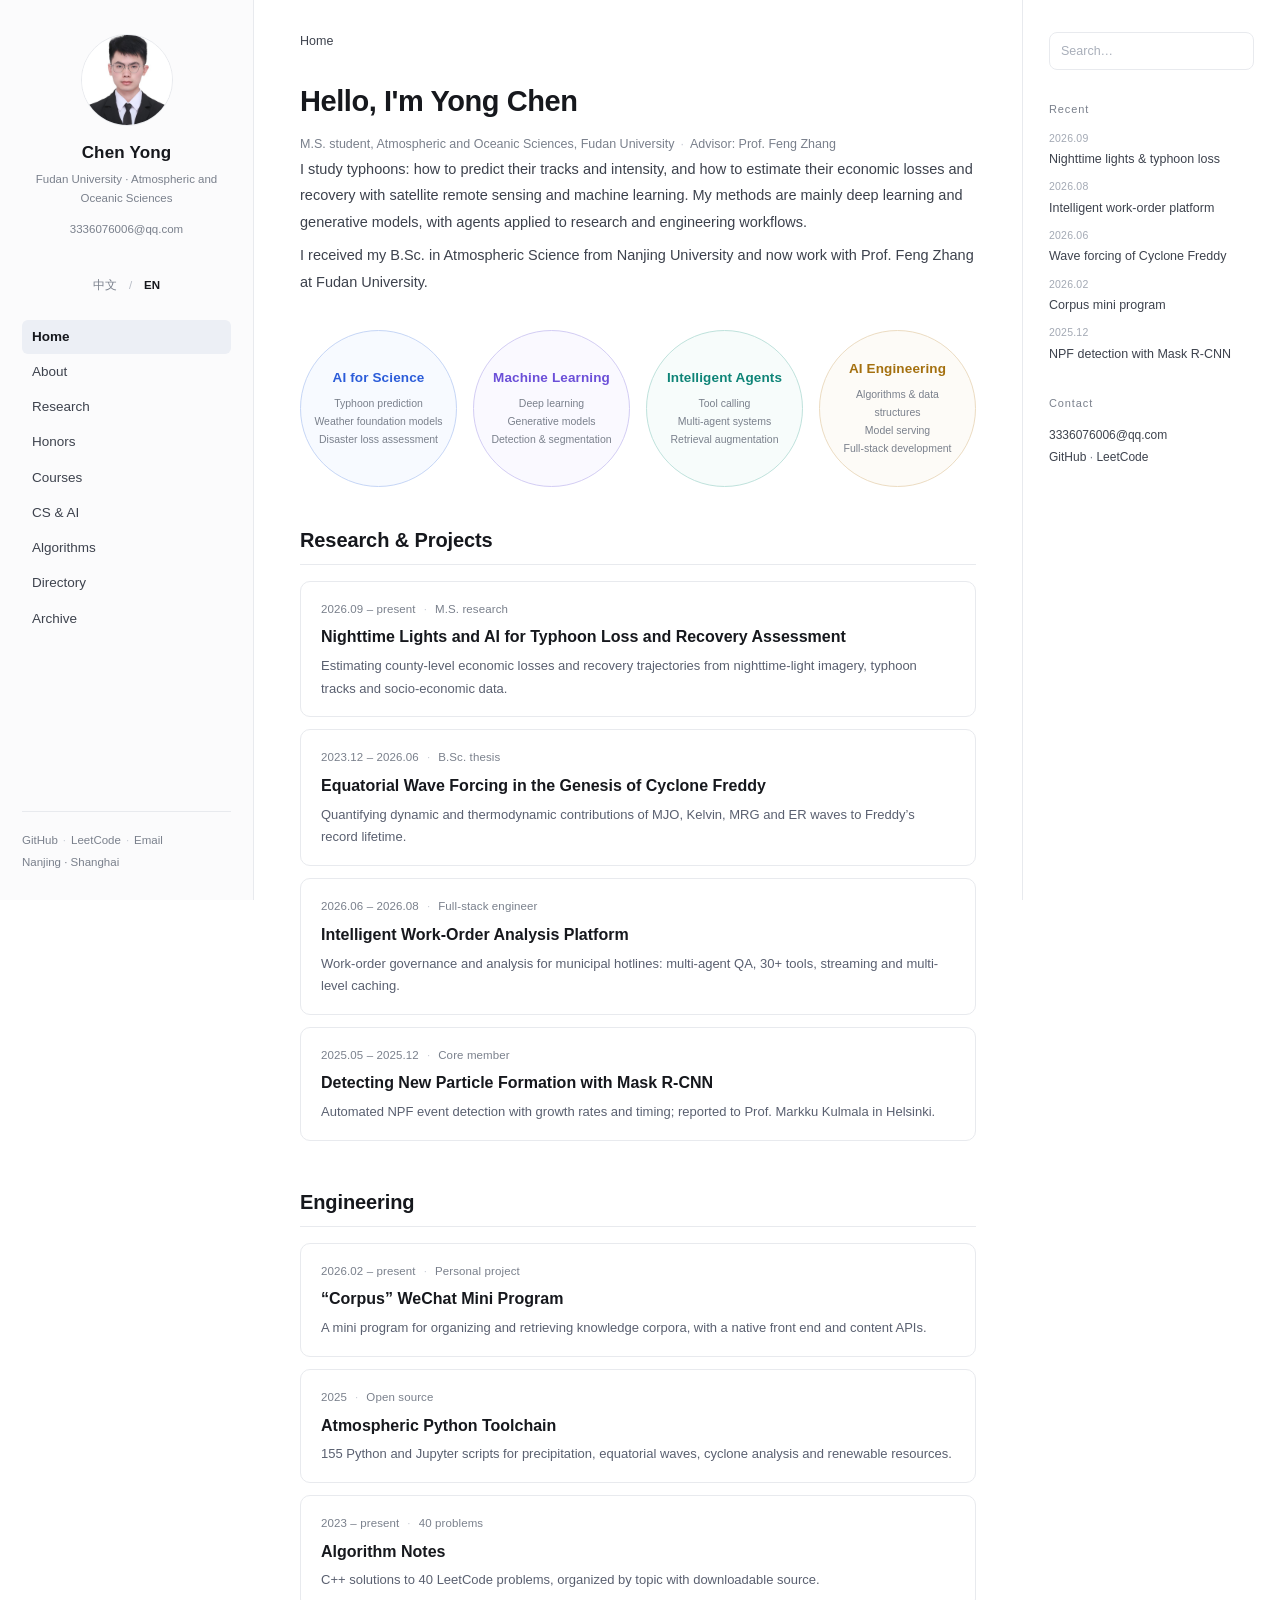
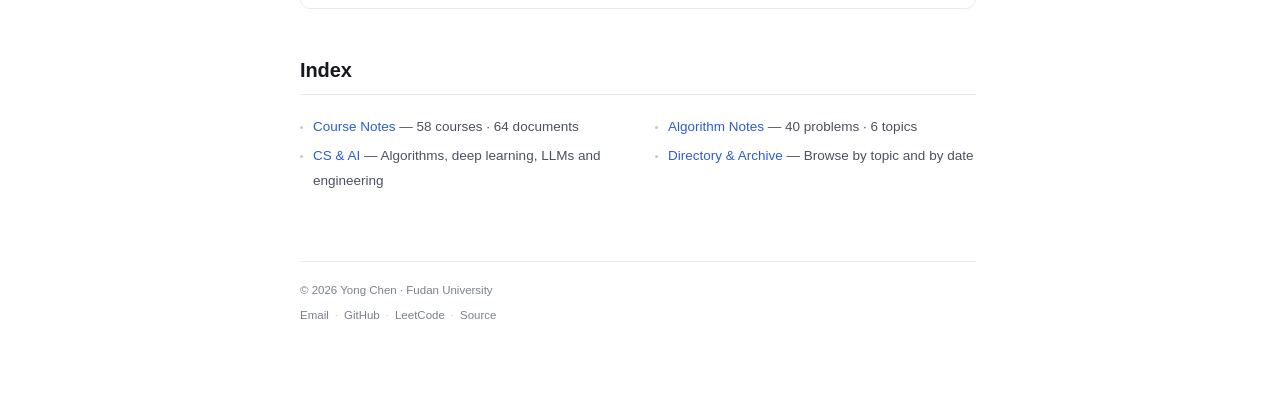
<file: index.html>
<!DOCTYPE html>
<html lang="zh-CN" data-lang="zh">
<head>
<meta charset="utf-8">
<meta name="viewport" content="width=device-width, initial-scale=1">
<title>陈勇 | 复旦大学大气与海洋科学系</title>
<meta name="description" content="陈勇，复旦大学大气与海洋科学系硕士研究生，导师张峰教授。研究 AI for Science（台风预报、灾害损失评估）、机器学习与深度学习、智能体。">
<link rel="canonical" href="https://CY18270852013.github.io/">
<link rel="stylesheet" href="assets/css/style.css">
</head>
<body data-title-zh="陈勇 | 复旦大学大气与海洋科学系" data-title-en="Yong Chen | Fudan University">
<div class="shell">

<aside class="sidebar">
  <a class="side-top" href="index.html">
    <img class="avatar" src="assets/img/avatar.jpg" alt="陈勇">
    <div class="side-id">
      <div class="side-name"><span class="lang-zh">陈勇</span><span class="lang-en">Chen Yong</span></div>
      <div class="side-role"><span class="lang-zh">复旦大学 · 大气与海洋科学系</span><span class="lang-en">Fudan University · Atmospheric and Oceanic Sciences</span></div>
      <div class="side-mail">3336076006@qq.com</div>
    </div>
  </a>
  <div class="side-tools">
    <button class="lang-toggle" type="button" data-lang="zh" aria-pressed="true">中文</button>
    <span>/</span>
    <button class="lang-toggle" type="button" data-lang="en" aria-pressed="false">EN</button>
  </div>
  <nav class="sidenav"><a href="index.html" aria-current="page"><span class="lang-zh">首页</span><span class="lang-en">Home</span></a><a href="about.html"><span class="lang-zh">自我介绍</span><span class="lang-en">About</span></a><a href="research.html"><span class="lang-zh">科研与项目</span><span class="lang-en">Research</span></a><a href="honors.html"><span class="lang-zh">荣誉与竞赛</span><span class="lang-en">Honors</span></a><a href="courses.html"><span class="lang-zh">课程体系</span><span class="lang-en">Courses</span></a><a href="csai.html"><span class="lang-zh">AI 与计算机</span><span class="lang-en">CS & AI</span></a><a href="leetcode.html"><span class="lang-zh">算法题解</span><span class="lang-en">Algorithms</span></a><a href="directory.html"><span class="lang-zh">目录</span><span class="lang-en">Directory</span></a><a href="archive.html"><span class="lang-zh">归档</span><span class="lang-en">Archive</span></a></nav>
  <div class="side-foot">
    <a href="https://github.com/CY18270852013">GitHub</a><span class="sep">·</span><a href="https://leetcode.cn/u/cy20031127/">LeetCode</a><span class="sep">·</span><a href="mailto:3336076006@qq.com">Email</a>
    <br><span class="lang-zh">南京 · 上海</span><span class="lang-en">Nanjing · Shanghai</span>
  </div>
</aside>
<main class="main">
  <div class="content">
<nav class="crumb"><span class="here"><span class="lang-zh">首页</span><span class="lang-en">Home</span></span></nav>
<section class="hero">
<h1><span class="lang-zh">你好，我是陈勇</span><span class="lang-en">Hello, I'm Yong Chen</span></h1>
<p class="page-meta"><span class="lang-zh">复旦大学 · 大气与海洋科学系 · 硕士研究生</span><span class="lang-en">M.S. student, Atmospheric and Oceanic Sciences, Fudan University</span><span class="sep">·</span><span class="lang-zh">导师 张峰 教授</span><span class="lang-en">Advisor: Prof. Feng Zhang</span></p>
<p class="lede"><span class="lang-zh">我的研究关注台风：如何更准确地预报它的路径与强度，如何用卫星遥感与机器学习估计它造成的经济损失、刻画灾后恢复过程。方法上以深度学习与生成模型为主，也把智能体用于科研与工程工作流。</span><span class="lang-en">I study typhoons: how to predict their tracks and intensity, and how to estimate their economic losses and recovery with satellite remote sensing and machine learning. My methods are mainly deep learning and generative models, with agents applied to research and engineering workflows.</span></p>
<p class="lede"><span class="lang-zh">本科毕业于南京大学大气科学学院（拔尖计划），现于复旦大学跟随张峰教授开展台风灾害的遥感—人工智能评估研究。</span><span class="lang-en">I received my B.Sc. in Atmospheric Science from Nanjing University and now work with Prof. Feng Zhang at Fudan University.</span></p>
</section>

<div class="pillars">
  <div class="pillar pillar--a">
    <div class="p-title"><span class="lang-zh">AI for Science</span><span class="lang-en">AI for Science</span></div>
    <div class="p-desc"><span class="lang-zh">台风路径与强度<br>气象大模型<br>灾害损失评估</span><span class="lang-en">Typhoon prediction<br>Weather foundation models<br>Disaster loss assessment</span></div>
  </div>
  <div class="pillar pillar--b">
    <div class="p-title"><span class="lang-zh">机器学习</span><span class="lang-en">Machine Learning</span></div>
    <div class="p-desc"><span class="lang-zh">深度学习<br>生成模型<br>检测与分割</span><span class="lang-en">Deep learning<br>Generative models<br>Detection & segmentation</span></div>
  </div>
  <div class="pillar pillar--c">
    <div class="p-title"><span class="lang-zh">智能体</span><span class="lang-en">Intelligent Agents</span></div>
    <div class="p-desc"><span class="lang-zh">工具调用<br>多智能体协作<br>检索增强生成</span><span class="lang-en">Tool calling<br>Multi-agent systems<br>Retrieval augmentation</span></div>
  </div>
  <div class="pillar pillar--d">
    <div class="p-title"><span class="lang-zh">AI 工程</span><span class="lang-en">AI Engineering</span></div>
    <div class="p-desc"><span class="lang-zh">算法与数据结构<br>模型服务<br>全栈开发</span><span class="lang-en">Algorithms & data structures<br>Model serving<br>Full-stack development</span></div>
  </div>
</div>
<h2><span class="lang-zh">研究与项目</span><span class="lang-en">Research & Projects</span></h2>
<div class="cards"><a class="card" href="research.html#led">
  <div class="card-meta"><span class="lang-zh">2026.09 – 至今</span><span class="lang-en">2026.09 – present</span><span class="sep">·</span><span class="lang-zh">硕士学位研究</span><span class="lang-en">M.S. research</span></div>
  <div class="card-title"><span class="lang-zh">夜间灯光遥感与人工智能：台风经济损失与灾后恢复评估</span><span class="lang-en">Nighttime Lights and AI for Typhoon Loss and Recovery Assessment</span></div>
  <p class="card-desc"><span class="lang-zh">以 NPP/VIIRS 与珞伽一号夜光影像为观测，结合台风路径强度、人口经济与土地利用数据，构建县区级经济损失与恢复过程模型。</span><span class="lang-en">Estimating county-level economic losses and recovery trajectories from nighttime-light imagery, typhoon tracks and socio-economic data.</span></p>
</a><a class="card" href="research.html#freddy">
  <div class="card-meta"><span class="lang-zh">2023.12 – 2026.06</span><span class="lang-en">2023.12 – 2026.06</span><span class="sep">·</span><span class="lang-zh">本科毕业论文</span><span class="lang-en">B.Sc. thesis</span></div>
  <div class="card-title"><span class="lang-zh">热带气旋 “Freddy” 生成过程中的热带波动作用</span><span class="lang-en">Equatorial Wave Forcing in the Genesis of Cyclone Freddy</span></div>
  <p class="card-desc"><span class="lang-zh">分阶段量化 MJO、Kelvin、MRG、ER 波动对路径引导与强度维持的动力与热力贡献，解释其约 35 天的极端生命史。</span><span class="lang-en">Quantifying dynamic and thermodynamic contributions of MJO, Kelvin, MRG and ER waves to Freddy’s record lifetime.</span></p>
</a><a class="card" href="research.html#workorder">
  <div class="card-meta"><span class="lang-zh">2026.06 – 2026.08</span><span class="lang-en">2026.06 – 2026.08</span><span class="sep">·</span><span class="lang-zh">全栈工程师</span><span class="lang-en">Full-stack engineer</span></div>
  <div class="card-title"><span class="lang-zh">智能工单处置分析平台</span><span class="lang-en">Intelligent Work-Order Analysis Platform</span></div>
  <p class="card-desc"><span class="lang-zh">面向 12345 政务热线的工单治理与智能分析系统：多智能体问答、30+ 工具注册、流式输出与多级缓存。</span><span class="lang-en">Work-order governance and analysis for municipal hotlines: multi-agent QA, 30+ tools, streaming and multi-level caching.</span></p>
</a><a class="card" href="research.html#masknpf">
  <div class="card-meta"><span class="lang-zh">2025.05 – 2025.12</span><span class="lang-en">2025.05 – 2025.12</span><span class="sep">·</span><span class="lang-zh">核心成员</span><span class="lang-en">Core member</span></div>
  <div class="card-title"><span class="lang-zh">Mask R-CNN 识别大气新粒子生成事件</span><span class="lang-en">Detecting New Particle Formation with Mask R-CNN</span></div>
  <p class="card-desc"><span class="lang-zh">自动检测 NPF 事件并计算三个粒径段的生长率与起止时间，替代人工判读；赴赫尔辛基向 Markku Kulmala 院士汇报。</span><span class="lang-en">Automated NPF event detection with growth rates and timing; reported to Prof. Markku Kulmala in Helsinki.</span></p>
</a></div>
<h2><span class="lang-zh">工程作品</span><span class="lang-en">Engineering</span></h2>
<div class="cards"><a class="card" href="research.html#corpus">
  <div class="card-meta"><span class="lang-zh">2026.02 – 至今</span><span class="lang-en">2026.02 – present</span><span class="sep">·</span><span class="lang-zh">个人项目</span><span class="lang-en">Personal project</span></div>
  <div class="card-title"><span class="lang-zh">“知道 Corpus” 微信小程序</span><span class="lang-en">“Corpus” WeChat Mini Program</span></div>
  <p class="card-desc"><span class="lang-zh">面向知识语料整理与检索的小程序：原生小程序前端、检索与内容管理接口，配套视觉方案设计。</span><span class="lang-en">A mini program for organizing and retrieving knowledge corpora, with a native front end and content APIs.</span></p>
</a><a class="card" href="research.html#scripts">
  <div class="card-meta"><span class="lang-zh">2025</span><span class="lang-en">2025</span><span class="sep">·</span><span class="lang-zh">开源</span><span class="lang-en">Open source</span></div>
  <div class="card-title"><span class="lang-zh">大气科学 Python 工具链</span><span class="lang-en">Atmospheric Python Toolchain</span></div>
  <p class="card-desc"><span class="lang-zh">155 个 Python / Jupyter 脚本，覆盖降水与对流、赤道波动诊断、台风分析与新能源资源评估。</span><span class="lang-en">155 Python and Jupyter scripts for precipitation, equatorial waves, cyclone analysis and renewable resources.</span></p>
</a><a class="card" href="leetcode.html">
  <div class="card-meta"><span class="lang-zh">2023 – 至今</span><span class="lang-en">2023 – present</span><span class="sep">·</span><span class="lang-zh">40 题</span><span class="lang-en">40 problems</span></div>
  <div class="card-title"><span class="lang-zh">算法题解</span><span class="lang-en">Algorithm Notes</span></div>
  <p class="card-desc"><span class="lang-zh">40 道 LeetCode 题解源码，按数组、链表、二叉树、图、数学与动态规划分类，附题号索引。</span><span class="lang-en">C++ solutions to 40 LeetCode problems, organized by topic with downloadable source.</span></p>
</a></div>
<h2><span class="lang-zh">内容索引</span><span class="lang-en">Index</span></h2>
<div class="two-col">
<div><ul class="plain">
<li><a href="courses.html"><span class="lang-zh">课程知识体系</span><span class="lang-en">Course Notes</span></a> — <span class="lang-zh">58 门课程 · 64 份文档</span><span class="lang-en">58 courses · 64 documents</span></li>
<li><a href="csai.html"><span class="lang-zh">AI 与计算机</span><span class="lang-en">CS & AI</span></a> — <span class="lang-zh">算法、深度学习、大模型与工程</span><span class="lang-en">Algorithms, deep learning, LLMs and engineering</span></li>
</ul></div>
<div><ul class="plain">
<li><a href="leetcode.html"><span class="lang-zh">算法题解</span><span class="lang-en">Algorithm Notes</span></a> — <span class="lang-zh">40 道题 · 6 类主题</span><span class="lang-en">40 problems · 6 topics</span></li>
<li><a href="directory.html"><span class="lang-zh">目录与归档</span><span class="lang-en">Directory & Archive</span></a> — <span class="lang-zh">按主题与时间浏览全站</span><span class="lang-en">Browse by topic and by date</span></li>
</ul></div>
</div>
    <footer class="foot">
      <p>© 2026 <span class="lang-zh">陈勇 · 复旦大学大气与海洋科学系</span><span class="lang-en">Yong Chen · Fudan University</span></p>
      <p><a href="mailto:3336076006@qq.com">Email</a><span class="sep">·</span><a href="https://github.com/CY18270852013">GitHub</a><span class="sep">·</span><a href="https://leetcode.cn/u/cy20031127/">LeetCode</a><span class="sep">·</span><a href="https://github.com/CY18270852013/CY18270852013.github.io"><span class="lang-zh">本站源码</span><span class="lang-en">Source</span></a></p>
    </footer>
  </div>
</main>

<aside class="rail">
  <form class="search" action="search.html" method="get" role="search">
    <input type="search" name="q" placeholder="搜索…" data-ph-zh="搜索…" data-ph-en="Search…" aria-label="站内搜索">
  </form>
  <div class="rail-block">
    <div class="rail-title"><span class="lang-zh">最近更新</span><span class="lang-en">Recent</span></div>
    <ul class="recent"><li><span class="rdate">2026.09</span><a href="research.html#led"><span class="lang-zh">夜间灯光遥感与台风经济损失评估</span><span class="lang-en">Nighttime lights & typhoon loss</span></a></li><li><span class="rdate">2026.08</span><a href="research.html#workorder"><span class="lang-zh">智能工单处置分析平台</span><span class="lang-en">Intelligent work-order platform</span></a></li><li><span class="rdate">2026.06</span><a href="research.html#freddy"><span class="lang-zh">热带气旋 Freddy 的波动作用</span><span class="lang-en">Wave forcing of Cyclone Freddy</span></a></li><li><span class="rdate">2026.02</span><a href="research.html#corpus"><span class="lang-zh">“知道 Corpus” 小程序</span><span class="lang-en">Corpus mini program</span></a></li><li><span class="rdate">2025.12</span><a href="research.html#masknpf"><span class="lang-zh">机器学习识别大气新粒子生成</span><span class="lang-en">NPF detection with Mask R-CNN</span></a></li></ul>
  </div>
  <div class="rail-block">
    <div class="rail-title"><span class="lang-zh">联系</span><span class="lang-en">Contact</span></div>
    <p class="rail-text"><a href="mailto:3336076006@qq.com">3336076006@qq.com</a></p>
    <p class="rail-text"><a href="https://github.com/CY18270852013">GitHub</a> · <a href="https://leetcode.cn/u/cy20031127/">LeetCode</a></p>
  </div>
</aside>
</div>
<script src="assets/js/site.js"></script>
</body>
</html>
</file>
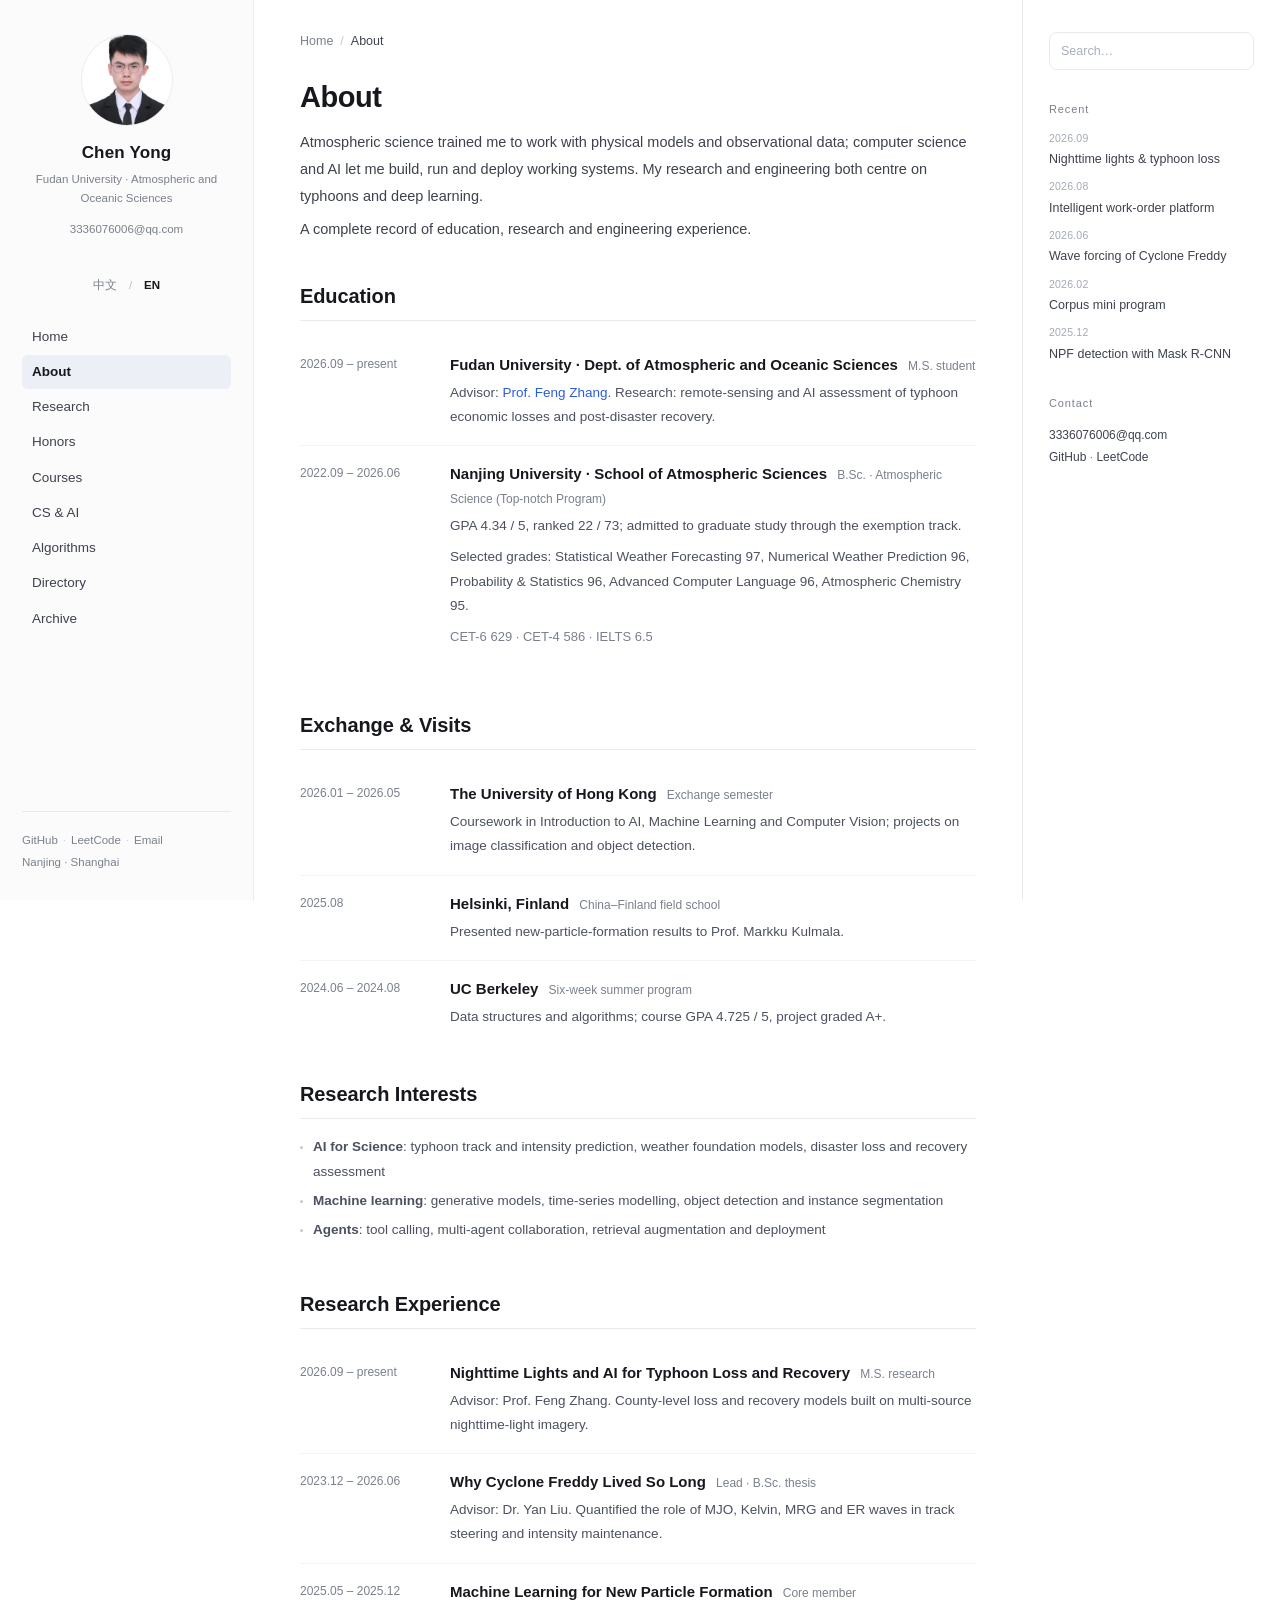
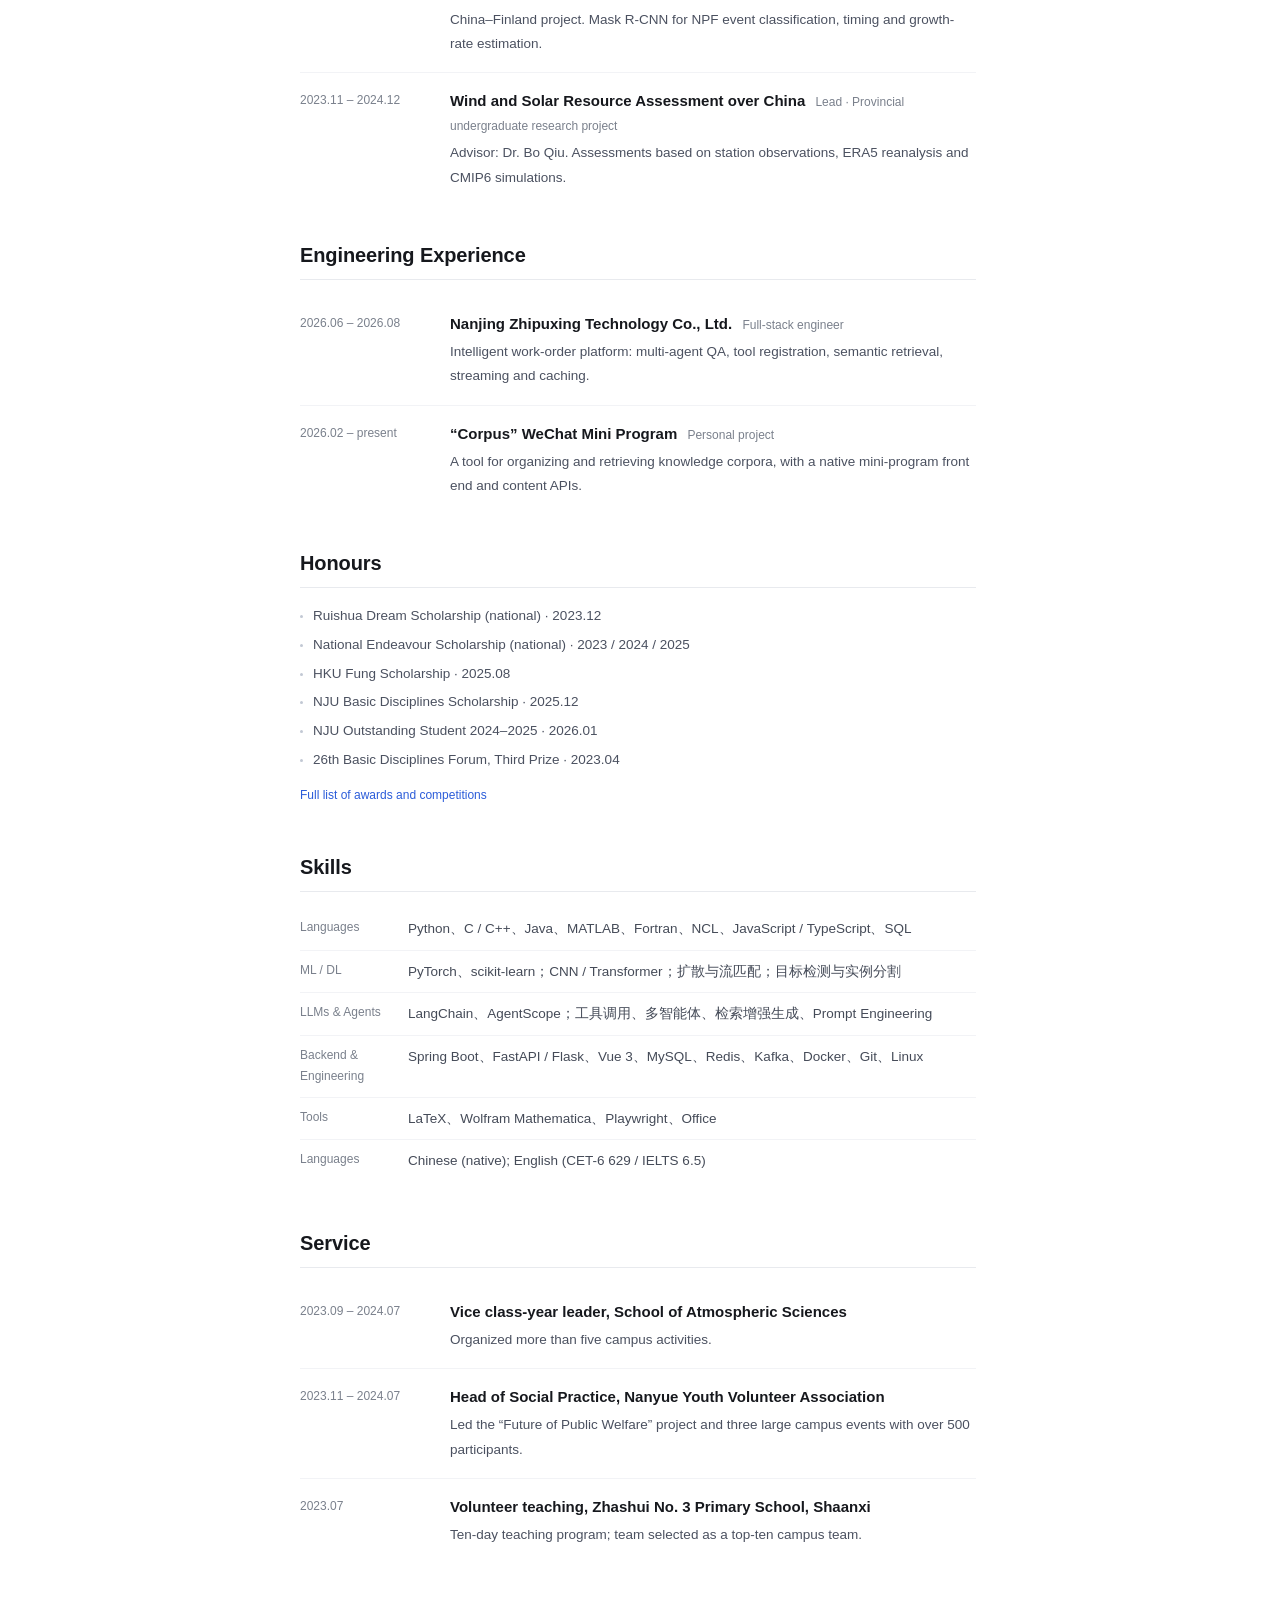
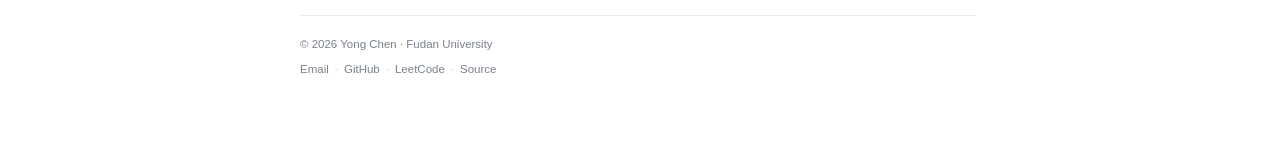
<file: about.html>
<!DOCTYPE html>
<html lang="zh-CN" data-lang="zh">
<head>
<meta charset="utf-8">
<meta name="viewport" content="width=device-width, initial-scale=1">
<title>自我介绍 | 陈勇 | 陈勇</title>
<meta name="description" content="陈勇的个人简历：教育经历、交换与访学、科研与工程经历、荣誉奖励与技能。">
<link rel="canonical" href="https://CY18270852013.github.io/about.html">
<link rel="stylesheet" href="assets/css/style.css">
</head>
<body data-title-zh="自我介绍 | 陈勇" data-title-en="About | Yong Chen">
<div class="shell">

<aside class="sidebar">
  <a class="side-top" href="index.html">
    <img class="avatar" src="assets/img/avatar.jpg" alt="陈勇">
    <div class="side-id">
      <div class="side-name"><span class="lang-zh">陈勇</span><span class="lang-en">Chen Yong</span></div>
      <div class="side-role"><span class="lang-zh">复旦大学 · 大气与海洋科学系</span><span class="lang-en">Fudan University · Atmospheric and Oceanic Sciences</span></div>
      <div class="side-mail">3336076006@qq.com</div>
    </div>
  </a>
  <div class="side-tools">
    <button class="lang-toggle" type="button" data-lang="zh" aria-pressed="true">中文</button>
    <span>/</span>
    <button class="lang-toggle" type="button" data-lang="en" aria-pressed="false">EN</button>
  </div>
  <nav class="sidenav"><a href="index.html"><span class="lang-zh">首页</span><span class="lang-en">Home</span></a><a href="about.html" aria-current="page"><span class="lang-zh">自我介绍</span><span class="lang-en">About</span></a><a href="research.html"><span class="lang-zh">科研与项目</span><span class="lang-en">Research</span></a><a href="honors.html"><span class="lang-zh">荣誉与竞赛</span><span class="lang-en">Honors</span></a><a href="courses.html"><span class="lang-zh">课程体系</span><span class="lang-en">Courses</span></a><a href="csai.html"><span class="lang-zh">AI 与计算机</span><span class="lang-en">CS & AI</span></a><a href="leetcode.html"><span class="lang-zh">算法题解</span><span class="lang-en">Algorithms</span></a><a href="directory.html"><span class="lang-zh">目录</span><span class="lang-en">Directory</span></a><a href="archive.html"><span class="lang-zh">归档</span><span class="lang-en">Archive</span></a></nav>
  <div class="side-foot">
    <a href="https://github.com/CY18270852013">GitHub</a><span class="sep">·</span><a href="https://leetcode.cn/u/cy20031127/">LeetCode</a><span class="sep">·</span><a href="mailto:3336076006@qq.com">Email</a>
    <br><span class="lang-zh">南京 · 上海</span><span class="lang-en">Nanjing · Shanghai</span>
  </div>
</aside>
<main class="main">
  <div class="content">
<nav class="crumb"><a href="index.html"><span class="lang-zh">首页</span><span class="lang-en">Home</span></a><span class="sep">/</span><span class="here"><span class="lang-zh">自我介绍</span><span class="lang-en">About</span></span></nav>
<h1><span class="lang-zh">自我介绍</span><span class="lang-en">About</span></h1>
<p class="lede"><span class="lang-zh">大气科学训练给了我处理物理模型与观测数据的底子；计算机与人工智能的训练让我能把模型真正做出来、跑起来、部署上去。当前的研究与工程都围绕台风与深度学习展开。</span><span class="lang-en">Atmospheric science trained me to work with physical models and observational data; computer science and AI let me build, run and deploy working systems. My research and engineering both centre on typhoons and deep learning.</span></p>
<p class="lede"><span class="lang-zh">以下为教育、研究与工程经历的完整记录。</span><span class="lang-en">A complete record of education, research and engineering experience.</span></p>
<h2><span class="lang-zh">教育经历</span><span class="lang-en">Education</span></h2><div class="entries"><div class="entry"><div class="when"><span class="lang-zh">2026.09 – 至今</span><span class="lang-en">2026.09 – present</span></div><div class="body"><p class="title"><span class="lang-zh">复旦大学 · 大气与海洋科学系</span><span class="lang-en">Fudan University · Dept. of Atmospheric and Oceanic Sciences</span> <span class="role"><span class="lang-zh">硕士研究生</span><span class="lang-en">M.S. student</span></span></p><p class="desc"><span class="lang-zh">导师：<a href="https://atmsci.fudan.edu.cn/ca/26/c14809a248358/page.htm">张峰</a> 教授。研究方向为台风灾害经济损失与灾后恢复的遥感—人工智能评估。</span><span class="lang-en">Advisor: <a href="https://atmsci.fudan.edu.cn/ca/26/c14809a248358/page.htm">Prof. Feng Zhang</a>. Research: remote-sensing and AI assessment of typhoon economic losses and post-disaster recovery.</span></p></div></div><div class="entry"><div class="when">2022.09 – 2026.06</div><div class="body"><p class="title"><span class="lang-zh">南京大学 · 大气科学学院</span><span class="lang-en">Nanjing University · School of Atmospheric Sciences</span> <span class="role"><span class="lang-zh">理学学士 · 大气科学（拔尖计划）</span><span class="lang-en">B.Sc. · Atmospheric Science (Top-notch Program)</span></span></p><p class="desc"><span class="lang-zh">学分绩 4.34 / 5（专业排名 22 / 73），学位学分绩 4.31 / 5；获推荐免试研究生资格。</span><span class="lang-en">GPA 4.34 / 5, ranked 22 / 73; admitted to graduate study through the exemption track.</span></p><p class="desc"><span class="lang-zh">核心课程：气象统计预报 97、数值天气预报 96、概率论与数理统计 96、高级计算机语言 96、大气化学 95、大气科学导论 93。</span><span class="lang-en">Selected grades: Statistical Weather Forecasting 97, Numerical Weather Prediction 96, Probability & Statistics 96, Advanced Computer Language 96, Atmospheric Chemistry 95.</span></p><p class="note">CET-6 629 · CET-4 586 · IELTS 6.5</p></div></div></div>
<h2><span class="lang-zh">交换与访学</span><span class="lang-en">Exchange & Visits</span></h2><div class="entries"><div class="entry"><div class="when">2026.01 – 2026.05</div><div class="body"><p class="title"><span class="lang-zh">香港大学</span><span class="lang-en">The University of Hong Kong</span> <span class="role"><span class="lang-zh">交换一学期</span><span class="lang-en">Exchange semester</span></span></p><p class="desc"><span class="lang-zh">修读人工智能导论、机器学习导论、计算机视觉导论；完成图像分类与目标检测课程项目。</span><span class="lang-en">Coursework in Introduction to AI, Machine Learning and Computer Vision; projects on image classification and object detection.</span></p></div></div><div class="entry"><div class="when">2025.08</div><div class="body"><p class="title"><span class="lang-zh">芬兰 · 赫尔辛基</span><span class="lang-en">Helsinki, Finland</span> <span class="role"><span class="lang-zh">中芬科考与科研训练</span><span class="lang-en">China–Finland field school</span></span></p><p class="desc"><span class="lang-zh">就大气新粒子生成的研究成果向 Markku Kulmala 院士汇报。</span><span class="lang-en">Presented new-particle-formation results to Prof. Markku Kulmala.</span></p></div></div><div class="entry"><div class="when">2024.06 – 2024.08</div><div class="body"><p class="title"><span class="lang-zh">加州大学伯克利分校</span><span class="lang-en">UC Berkeley</span> <span class="role"><span class="lang-zh">暑期交换 6 周</span><span class="lang-en">Six-week summer program</span></span></p><p class="desc"><span class="lang-zh">数据结构与算法，课程 GPA 4.725 / 5，课程项目获 A+ 评价。</span><span class="lang-en">Data structures and algorithms; course GPA 4.725 / 5, project graded A+.</span></p></div></div></div>
<h2><span class="lang-zh">研究方向</span><span class="lang-en">Research Interests</span></h2><ul class="plain"><li><span class="lang-zh"><strong>AI for Science</strong>：台风路径与强度预报、气象大模型、灾害经济损失与恢复评估</span><span class="lang-en"><strong>AI for Science</strong>: typhoon track and intensity prediction, weather foundation models, disaster loss and recovery assessment</span></li><li><span class="lang-zh"><strong>机器学习与深度学习</strong>：生成模型、时序建模、目标检测与实例分割</span><span class="lang-en"><strong>Machine learning</strong>: generative models, time-series modelling, object detection and instance segmentation</span></li><li><span class="lang-zh"><strong>智能体</strong>：工具调用、多智能体协作、检索增强生成与工程落地</span><span class="lang-en"><strong>Agents</strong>: tool calling, multi-agent collaboration, retrieval augmentation and deployment</span></li></ul>
<h2><span class="lang-zh">科研经历</span><span class="lang-en">Research Experience</span></h2><div class="entries"><div class="entry"><div class="when"><span class="lang-zh">2026.09 – 至今</span><span class="lang-en">2026.09 – present</span></div><div class="body"><p class="title"><span class="lang-zh">夜间灯光遥感与人工智能：台风经济损失及灾后恢复评估</span><span class="lang-en">Nighttime Lights and AI for Typhoon Loss and Recovery</span> <span class="role"><span class="lang-zh">硕士学位研究</span><span class="lang-en">M.S. research</span></span></p><p class="desc"><span class="lang-zh">导师 张峰 教授。以多源夜光影像为观测，构建县区级经济损失与恢复过程模型。<a href="research.html#led">详见科研页</a>。</span><span class="lang-en">Advisor: Prof. Feng Zhang. County-level loss and recovery models built on multi-source nighttime-light imagery.</span></p></div></div><div class="entry"><div class="when">2023.12 – 2026.06</div><div class="body"><p class="title"><span class="lang-zh">热带气旋 “Freddy” 极端长生命史原因探究</span><span class="lang-en">Why Cyclone Freddy Lived So Long</span> <span class="role"><span class="lang-zh">主持 · 本科毕业论文</span><span class="lang-en">Lead · B.Sc. thesis</span></span></p><p class="desc"><span class="lang-zh">指导 刘岩 助理教授。分阶段量化 MJO 及 Kelvin、MRG、ER 波动对路径引导与强度维持的作用。<a href="research.html#freddy">详见科研页</a>。</span><span class="lang-en">Advisor: Dr. Yan Liu. Quantified the role of MJO, Kelvin, MRG and ER waves in track steering and intensity maintenance.</span></p></div></div><div class="entry"><div class="when">2025.05 – 2025.12</div><div class="body"><p class="title"><span class="lang-zh">利用机器学习预测大气新粒子生成</span><span class="lang-en">Machine Learning for New Particle Formation</span> <span class="role"><span class="lang-zh">核心成员</span><span class="lang-en">Core member</span></span></p><p class="desc"><span class="lang-zh">中芬科考项目，指导 齐西萌 助理教授。基于 Mask R-CNN 实现 NPF 事件分类、起止时间与生长率计算。</span><span class="lang-en">China–Finland project. Mask R-CNN for NPF event classification, timing and growth-rate estimation.</span></p></div></div><div class="entry"><div class="when">2023.11 – 2024.12</div><div class="body"><p class="title"><span class="lang-zh">中国风能太阳能资源评估及其未来变化趋势</span><span class="lang-en">Wind and Solar Resource Assessment over China</span> <span class="role"><span class="lang-zh">主持 · 省级大学生创新训练项目</span><span class="lang-en">Lead · Provincial undergraduate research project</span></span></p><p class="desc"><span class="lang-zh">指导 邱博 副教授。融合地面观测、ERA5 再分析与 CMIP6 模式输出，评估风能与太阳能资源的时空特征及未来趋势。</span><span class="lang-en">Advisor: Dr. Bo Qiu. Assessments based on station observations, ERA5 reanalysis and CMIP6 simulations.</span></p></div></div></div>
<h2><span class="lang-zh">工程经历</span><span class="lang-en">Engineering Experience</span></h2><div class="entries"><div class="entry"><div class="when">2026.06 – 2026.08</div><div class="body"><p class="title"><span class="lang-zh">南京知朴星科技有限公司</span><span class="lang-en">Nanjing Zhipuxing Technology Co., Ltd.</span> <span class="role"><span class="lang-zh">全栈工程师</span><span class="lang-en">Full-stack engineer</span></span></p><p class="desc"><span class="lang-zh">智能工单处置分析平台：多智能体问答、工具注册、语义检索、流式输出与缓存优化。<a href="research.html#workorder">项目详情</a>。</span><span class="lang-en">Intelligent work-order platform: multi-agent QA, tool registration, semantic retrieval, streaming and caching.</span></p></div></div><div class="entry"><div class="when"><span class="lang-zh">2026.02 – 至今</span><span class="lang-en">2026.02 – present</span></div><div class="body"><p class="title"><span class="lang-zh">“知道 Corpus” 微信小程序</span><span class="lang-en">“Corpus” WeChat Mini Program</span> <span class="role"><span class="lang-zh">个人项目</span><span class="lang-en">Personal project</span></span></p><p class="desc"><span class="lang-zh">知识语料整理与检索工具，原生小程序前端与内容管理接口。</span><span class="lang-en">A tool for organizing and retrieving knowledge corpora, with a native mini-program front end and content APIs.</span></p></div></div></div>
<h2><span class="lang-zh">荣誉与奖励</span><span class="lang-en">Honours</span></h2><ul class="plain"><li><span class="lang-zh">瑞华圆梦奖学金（国家级）· 2023.12</span><span class="lang-en">Ruishua Dream Scholarship (national) · 2023.12</span></li><li><span class="lang-zh">国家励志奖学金（国家级）· 2023 / 2024 / 2025</span><span class="lang-en">National Endeavour Scholarship (national) · 2023 / 2024 / 2025</span></li><li><span class="lang-zh">香港大学冯氏奖学金（校级）· 2025.08</span><span class="lang-en">HKU Fung Scholarship · 2025.08</span></li><li><span class="lang-zh">南京大学本科生基础学科专项奖学金（校级）· 2025.12</span><span class="lang-en">NJU Basic Disciplines Scholarship · 2025.12</span></li><li><span class="lang-zh">南京大学 2024–2025 年度优秀学生 · 2026.01</span><span class="lang-en">NJU Outstanding Student 2024–2025 · 2026.01</span></li><li><span class="lang-zh">第 26 届基础学科论坛 三等奖 · 2023.04</span><span class="lang-en">26th Basic Disciplines Forum, Third Prize · 2023.04</span></li></ul>
<p class="small-note" style="margin-top:12px"><a href="honors.html"><span class="lang-zh">完整获奖与竞赛记录</span><span class="lang-en">Full list of awards and competitions</span></a></p>
<h2><span class="lang-zh">技能</span><span class="lang-en">Skills</span></h2><dl class="facts">
<dt><span class="lang-zh">编程语言</span><span class="lang-en">Languages</span></dt><dd>Python、C / C++、Java、MATLAB、Fortran、NCL、JavaScript / TypeScript、SQL</dd>
<dt><span class="lang-zh">机器学习</span><span class="lang-en">ML / DL</span></dt><dd>PyTorch、scikit-learn；CNN / Transformer；扩散与流匹配；目标检测与实例分割</dd>
<dt><span class="lang-zh">大模型与智能体</span><span class="lang-en">LLMs & Agents</span></dt><dd>LangChain、AgentScope；工具调用、多智能体、检索增强生成、Prompt Engineering</dd>
<dt><span class="lang-zh">后端与工程</span><span class="lang-en">Backend & Engineering</span></dt><dd>Spring Boot、FastAPI / Flask、Vue 3、MySQL、Redis、Kafka、Docker、Git、Linux</dd>
<dt><span class="lang-zh">工具</span><span class="lang-en">Tools</span></dt><dd>LaTeX、Wolfram Mathematica、Playwright、Office</dd>
<dt><span class="lang-zh">语言</span><span class="lang-en">Languages</span></dt><dd><span class="lang-zh">中文（母语）；英语（CET-6 629 / IELTS 6.5）</span><span class="lang-en">Chinese (native); English (CET-6 629 / IELTS 6.5)</span></dd>
</dl>
<h2><span class="lang-zh">学生工作</span><span class="lang-en">Service</span></h2><div class="entries"><div class="entry"><div class="when">2023.09 – 2024.07</div><div class="body"><p class="title"><span class="lang-zh">大气科学学院 2022 级本科生 副年级长</span><span class="lang-en">Vice class-year leader, School of Atmospheric Sciences</span></p><p class="desc"><span class="lang-zh">参与策划组织 5 项以上校园活动。</span><span class="lang-en">Organized more than five campus activities.</span></p></div></div><div class="entry"><div class="when">2023.11 – 2024.07</div><div class="body"><p class="title"><span class="lang-zh">南京大学南悦青年公益社 社会实践部部长</span><span class="lang-en">Head of Social Practice, Nanyue Youth Volunteer Association</span></p><p class="desc"><span class="lang-zh">负责“公益未来”项目，组织 3 次大型校园活动，累计参与 500 余人次。</span><span class="lang-en">Led the “Future of Public Welfare” project and three large campus events with over 500 participants.</span></p></div></div><div class="entry"><div class="when">2023.07</div><div class="body"><p class="title"><span class="lang-zh">陕西柞水第三小学 支教</span><span class="lang-en">Volunteer teaching, Zhashui No. 3 Primary School, Shaanxi</span></p><p class="desc"><span class="lang-zh">为期 10 天；所在实践队获校级十佳团队。</span><span class="lang-en">Ten-day teaching program; team selected as a top-ten campus team.</span></p></div></div></div>
    <footer class="foot">
      <p>© 2026 <span class="lang-zh">陈勇 · 复旦大学大气与海洋科学系</span><span class="lang-en">Yong Chen · Fudan University</span></p>
      <p><a href="mailto:3336076006@qq.com">Email</a><span class="sep">·</span><a href="https://github.com/CY18270852013">GitHub</a><span class="sep">·</span><a href="https://leetcode.cn/u/cy20031127/">LeetCode</a><span class="sep">·</span><a href="https://github.com/CY18270852013/CY18270852013.github.io"><span class="lang-zh">本站源码</span><span class="lang-en">Source</span></a></p>
    </footer>
  </div>
</main>

<aside class="rail">
  <form class="search" action="search.html" method="get" role="search">
    <input type="search" name="q" placeholder="搜索…" data-ph-zh="搜索…" data-ph-en="Search…" aria-label="站内搜索">
  </form>
  <div class="rail-block">
    <div class="rail-title"><span class="lang-zh">最近更新</span><span class="lang-en">Recent</span></div>
    <ul class="recent"><li><span class="rdate">2026.09</span><a href="research.html#led"><span class="lang-zh">夜间灯光遥感与台风经济损失评估</span><span class="lang-en">Nighttime lights & typhoon loss</span></a></li><li><span class="rdate">2026.08</span><a href="research.html#workorder"><span class="lang-zh">智能工单处置分析平台</span><span class="lang-en">Intelligent work-order platform</span></a></li><li><span class="rdate">2026.06</span><a href="research.html#freddy"><span class="lang-zh">热带气旋 Freddy 的波动作用</span><span class="lang-en">Wave forcing of Cyclone Freddy</span></a></li><li><span class="rdate">2026.02</span><a href="research.html#corpus"><span class="lang-zh">“知道 Corpus” 小程序</span><span class="lang-en">Corpus mini program</span></a></li><li><span class="rdate">2025.12</span><a href="research.html#masknpf"><span class="lang-zh">机器学习识别大气新粒子生成</span><span class="lang-en">NPF detection with Mask R-CNN</span></a></li></ul>
  </div>
  <div class="rail-block">
    <div class="rail-title"><span class="lang-zh">联系</span><span class="lang-en">Contact</span></div>
    <p class="rail-text"><a href="mailto:3336076006@qq.com">3336076006@qq.com</a></p>
    <p class="rail-text"><a href="https://github.com/CY18270852013">GitHub</a> · <a href="https://leetcode.cn/u/cy20031127/">LeetCode</a></p>
  </div>
</aside>
</div>
<script src="assets/js/site.js"></script>
</body>
</html>
</file>
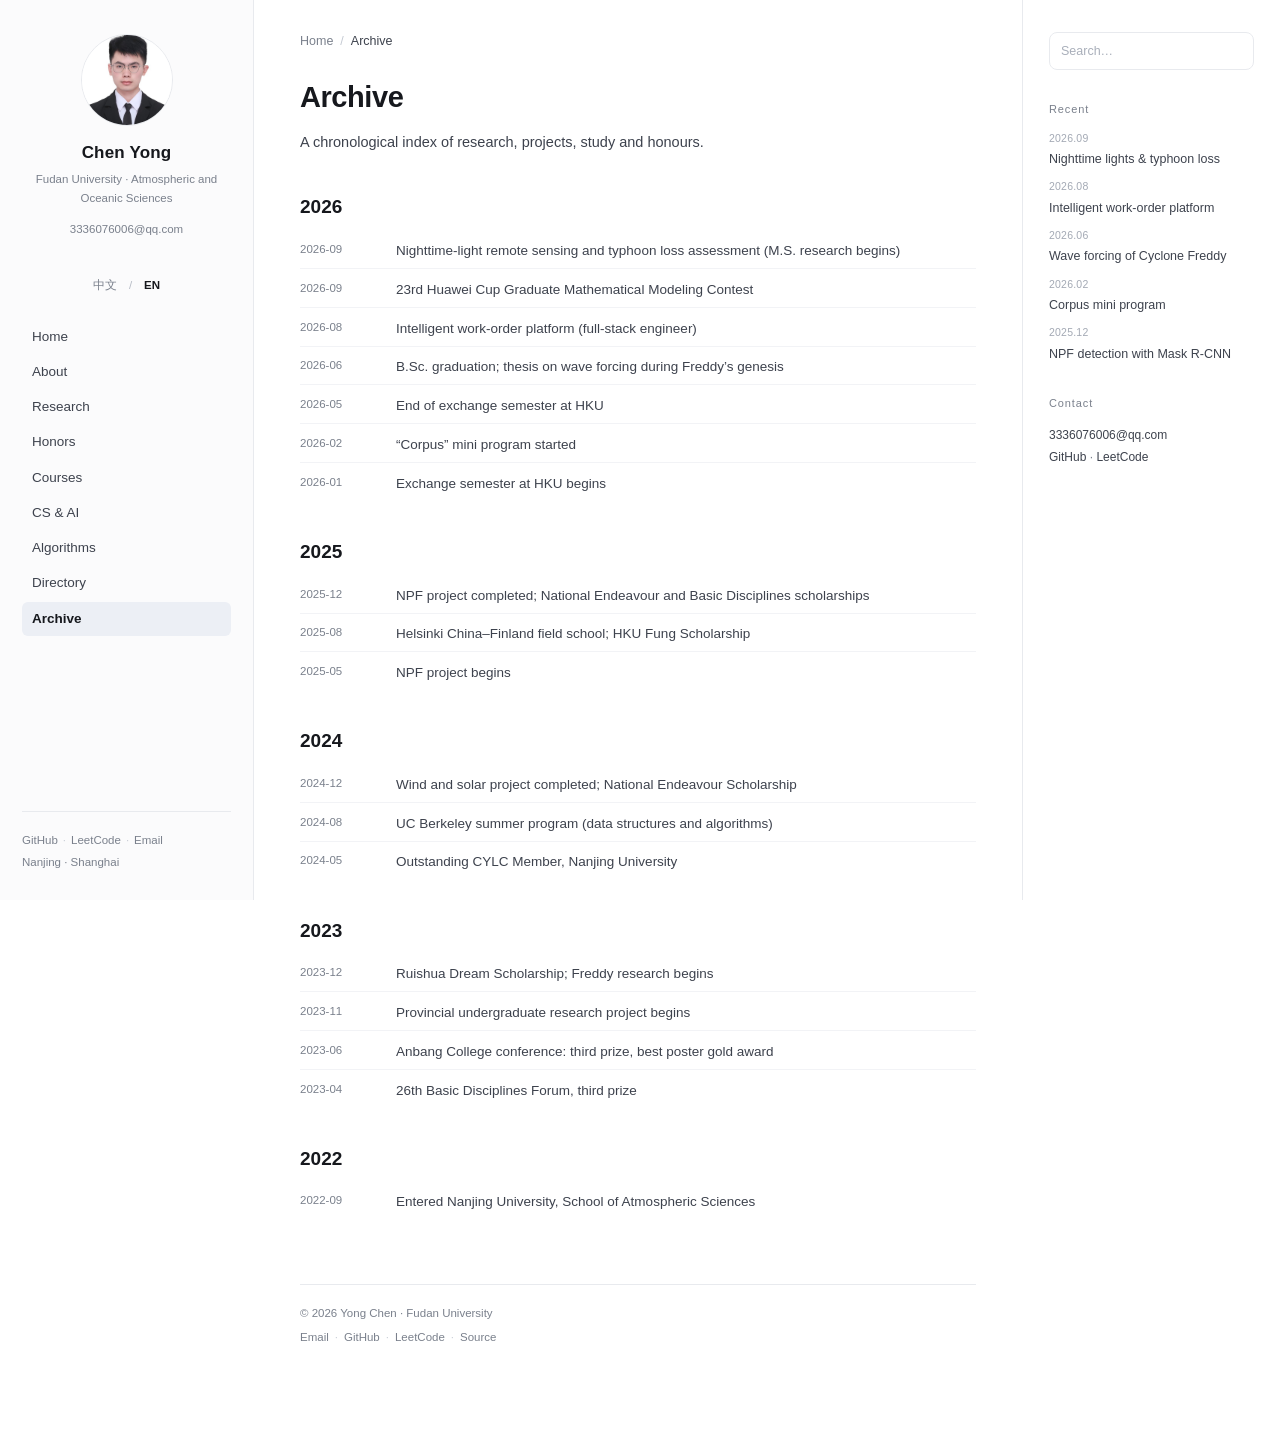
<file: archive.html>
<!DOCTYPE html>
<html lang="zh-CN" data-lang="zh">
<head>
<meta charset="utf-8">
<meta name="viewport" content="width=device-width, initial-scale=1">
<title>归档 | 陈勇 | 陈勇</title>
<meta name="description" content="陈勇的个人网站归档：按时间排列的研究、项目、学习与荣誉记录。">
<link rel="canonical" href="https://CY18270852013.github.io/archive.html">
<link rel="stylesheet" href="assets/css/style.css">
</head>
<body data-title-zh="归档 | 陈勇" data-title-en="Archive | Yong Chen">
<div class="shell">

<aside class="sidebar">
  <a class="side-top" href="index.html">
    <img class="avatar" src="assets/img/avatar.jpg" alt="陈勇">
    <div class="side-id">
      <div class="side-name"><span class="lang-zh">陈勇</span><span class="lang-en">Chen Yong</span></div>
      <div class="side-role"><span class="lang-zh">复旦大学 · 大气与海洋科学系</span><span class="lang-en">Fudan University · Atmospheric and Oceanic Sciences</span></div>
      <div class="side-mail">3336076006@qq.com</div>
    </div>
  </a>
  <div class="side-tools">
    <button class="lang-toggle" type="button" data-lang="zh" aria-pressed="true">中文</button>
    <span>/</span>
    <button class="lang-toggle" type="button" data-lang="en" aria-pressed="false">EN</button>
  </div>
  <nav class="sidenav"><a href="index.html"><span class="lang-zh">首页</span><span class="lang-en">Home</span></a><a href="about.html"><span class="lang-zh">自我介绍</span><span class="lang-en">About</span></a><a href="research.html"><span class="lang-zh">科研与项目</span><span class="lang-en">Research</span></a><a href="honors.html"><span class="lang-zh">荣誉与竞赛</span><span class="lang-en">Honors</span></a><a href="courses.html"><span class="lang-zh">课程体系</span><span class="lang-en">Courses</span></a><a href="csai.html"><span class="lang-zh">AI 与计算机</span><span class="lang-en">CS & AI</span></a><a href="leetcode.html"><span class="lang-zh">算法题解</span><span class="lang-en">Algorithms</span></a><a href="directory.html"><span class="lang-zh">目录</span><span class="lang-en">Directory</span></a><a href="archive.html" aria-current="page"><span class="lang-zh">归档</span><span class="lang-en">Archive</span></a></nav>
  <div class="side-foot">
    <a href="https://github.com/CY18270852013">GitHub</a><span class="sep">·</span><a href="https://leetcode.cn/u/cy20031127/">LeetCode</a><span class="sep">·</span><a href="mailto:3336076006@qq.com">Email</a>
    <br><span class="lang-zh">南京 · 上海</span><span class="lang-en">Nanjing · Shanghai</span>
  </div>
</aside>
<main class="main">
  <div class="content">
<nav class="crumb"><a href="index.html"><span class="lang-zh">首页</span><span class="lang-en">Home</span></a><span class="sep">/</span><span class="here"><span class="lang-zh">归档</span><span class="lang-en">Archive</span></span></nav>
<h1><span class="lang-zh">归档</span><span class="lang-en">Archive</span></h1>
<p class="lede"><span class="lang-zh">按时间排列的研究、项目、学习与荣誉节点。</span><span class="lang-en">A chronological index of research, projects, study and honours.</span></p>
<div class="year">2026</div><ul class="arch"><li><span class="adate">2026-09</span><a href="research.html#led"><span class="lang-zh">夜间灯光遥感与台风经济损失评估（硕士研究启动）</span><span class="lang-en">Nighttime-light remote sensing and typhoon loss assessment (M.S. research begins)</span></a></li><li><span class="adate">2026-09</span><a href="honors.html"><span class="lang-zh">第二十三届“华为杯”研究生数学建模竞赛</span><span class="lang-en">23rd Huawei Cup Graduate Mathematical Modeling Contest</span></a></li><li><span class="adate">2026-08</span><a href="research.html#workorder"><span class="lang-zh">智能工单处置分析平台（全栈工程师）</span><span class="lang-en">Intelligent work-order platform (full-stack engineer)</span></a></li><li><span class="adate">2026-06</span><a href="research.html#freddy"><span class="lang-zh">本科毕业；毕业论文《Freddy 生成过程中的热带波动作用》</span><span class="lang-en">B.Sc. graduation; thesis on wave forcing during Freddy’s genesis</span></a></li><li><span class="adate">2026-05</span><a href="about.html"><span class="lang-zh">香港大学交换学期结束</span><span class="lang-en">End of exchange semester at HKU</span></a></li><li><span class="adate">2026-02</span><a href="research.html#corpus"><span class="lang-zh">“知道 Corpus” 微信小程序启动</span><span class="lang-en">“Corpus” mini program started</span></a></li><li><span class="adate">2026-01</span><a href="about.html"><span class="lang-zh">香港大学交换学期开始</span><span class="lang-en">Exchange semester at HKU begins</span></a></li></ul><div class="year">2025</div><ul class="arch"><li><span class="adate">2025-12</span><a href="research.html#masknpf"><span class="lang-zh">大气新粒子生成项目结题；国家励志奖学金、基础学科专项奖学金</span><span class="lang-en">NPF project completed; National Endeavour and Basic Disciplines scholarships</span></a></li><li><span class="adate">2025-08</span><a href="about.html"><span class="lang-zh">赫尔辛基中芬科考；香港大学冯氏奖学金</span><span class="lang-en">Helsinki China–Finland field school; HKU Fung Scholarship</span></a></li><li><span class="adate">2025-05</span><a href="research.html#masknpf"><span class="lang-zh">大气新粒子生成项目启动</span><span class="lang-en">NPF project begins</span></a></li></ul><div class="year">2024</div><ul class="arch"><li><span class="adate">2024-12</span><a href="research.html#renewable"><span class="lang-zh">风能太阳能资源评估项目结题；国家励志奖学金</span><span class="lang-en">Wind and solar project completed; National Endeavour Scholarship</span></a></li><li><span class="adate">2024-08</span><a href="about.html"><span class="lang-zh">加州大学伯克利分校暑期交换（数据结构与算法）</span><span class="lang-en">UC Berkeley summer program (data structures and algorithms)</span></a></li><li><span class="adate">2024-05</span><a href="honors.html"><span class="lang-zh">南京大学“优秀共青团员”</span><span class="lang-en">Outstanding CYLC Member, Nanjing University</span></a></li></ul><div class="year">2023</div><ul class="arch"><li><span class="adate">2023-12</span><a href="research.html#freddy"><span class="lang-zh">瑞华圆梦奖学金；Freddy 研究项目启动</span><span class="lang-en">Ruishua Dream Scholarship; Freddy research begins</span></a></li><li><span class="adate">2023-11</span><a href="research.html#renewable"><span class="lang-zh">省级大学生创新训练项目启动</span><span class="lang-en">Provincial undergraduate research project begins</span></a></li><li><span class="adate">2023-06</span><a href="honors.html"><span class="lang-zh">安邦书院学术会议：三等奖、最佳海报金奖</span><span class="lang-en">Anbang College conference: third prize, best poster gold award</span></a></li><li><span class="adate">2023-04</span><a href="honors.html"><span class="lang-zh">第 26 届基础学科论坛三等奖</span><span class="lang-en">26th Basic Disciplines Forum, third prize</span></a></li></ul><div class="year">2022</div><ul class="arch"><li><span class="adate">2022-09</span><a href="about.html"><span class="lang-zh">入学南京大学大气科学学院</span><span class="lang-en">Entered Nanjing University, School of Atmospheric Sciences</span></a></li></ul>
    <footer class="foot">
      <p>© 2026 <span class="lang-zh">陈勇 · 复旦大学大气与海洋科学系</span><span class="lang-en">Yong Chen · Fudan University</span></p>
      <p><a href="mailto:3336076006@qq.com">Email</a><span class="sep">·</span><a href="https://github.com/CY18270852013">GitHub</a><span class="sep">·</span><a href="https://leetcode.cn/u/cy20031127/">LeetCode</a><span class="sep">·</span><a href="https://github.com/CY18270852013/CY18270852013.github.io"><span class="lang-zh">本站源码</span><span class="lang-en">Source</span></a></p>
    </footer>
  </div>
</main>

<aside class="rail">
  <form class="search" action="search.html" method="get" role="search">
    <input type="search" name="q" placeholder="搜索…" data-ph-zh="搜索…" data-ph-en="Search…" aria-label="站内搜索">
  </form>
  <div class="rail-block">
    <div class="rail-title"><span class="lang-zh">最近更新</span><span class="lang-en">Recent</span></div>
    <ul class="recent"><li><span class="rdate">2026.09</span><a href="research.html#led"><span class="lang-zh">夜间灯光遥感与台风经济损失评估</span><span class="lang-en">Nighttime lights & typhoon loss</span></a></li><li><span class="rdate">2026.08</span><a href="research.html#workorder"><span class="lang-zh">智能工单处置分析平台</span><span class="lang-en">Intelligent work-order platform</span></a></li><li><span class="rdate">2026.06</span><a href="research.html#freddy"><span class="lang-zh">热带气旋 Freddy 的波动作用</span><span class="lang-en">Wave forcing of Cyclone Freddy</span></a></li><li><span class="rdate">2026.02</span><a href="research.html#corpus"><span class="lang-zh">“知道 Corpus” 小程序</span><span class="lang-en">Corpus mini program</span></a></li><li><span class="rdate">2025.12</span><a href="research.html#masknpf"><span class="lang-zh">机器学习识别大气新粒子生成</span><span class="lang-en">NPF detection with Mask R-CNN</span></a></li></ul>
  </div>
  <div class="rail-block">
    <div class="rail-title"><span class="lang-zh">联系</span><span class="lang-en">Contact</span></div>
    <p class="rail-text"><a href="mailto:3336076006@qq.com">3336076006@qq.com</a></p>
    <p class="rail-text"><a href="https://github.com/CY18270852013">GitHub</a> · <a href="https://leetcode.cn/u/cy20031127/">LeetCode</a></p>
  </div>
</aside>
</div>
<script src="assets/js/site.js"></script>
</body>
</html>
</file>
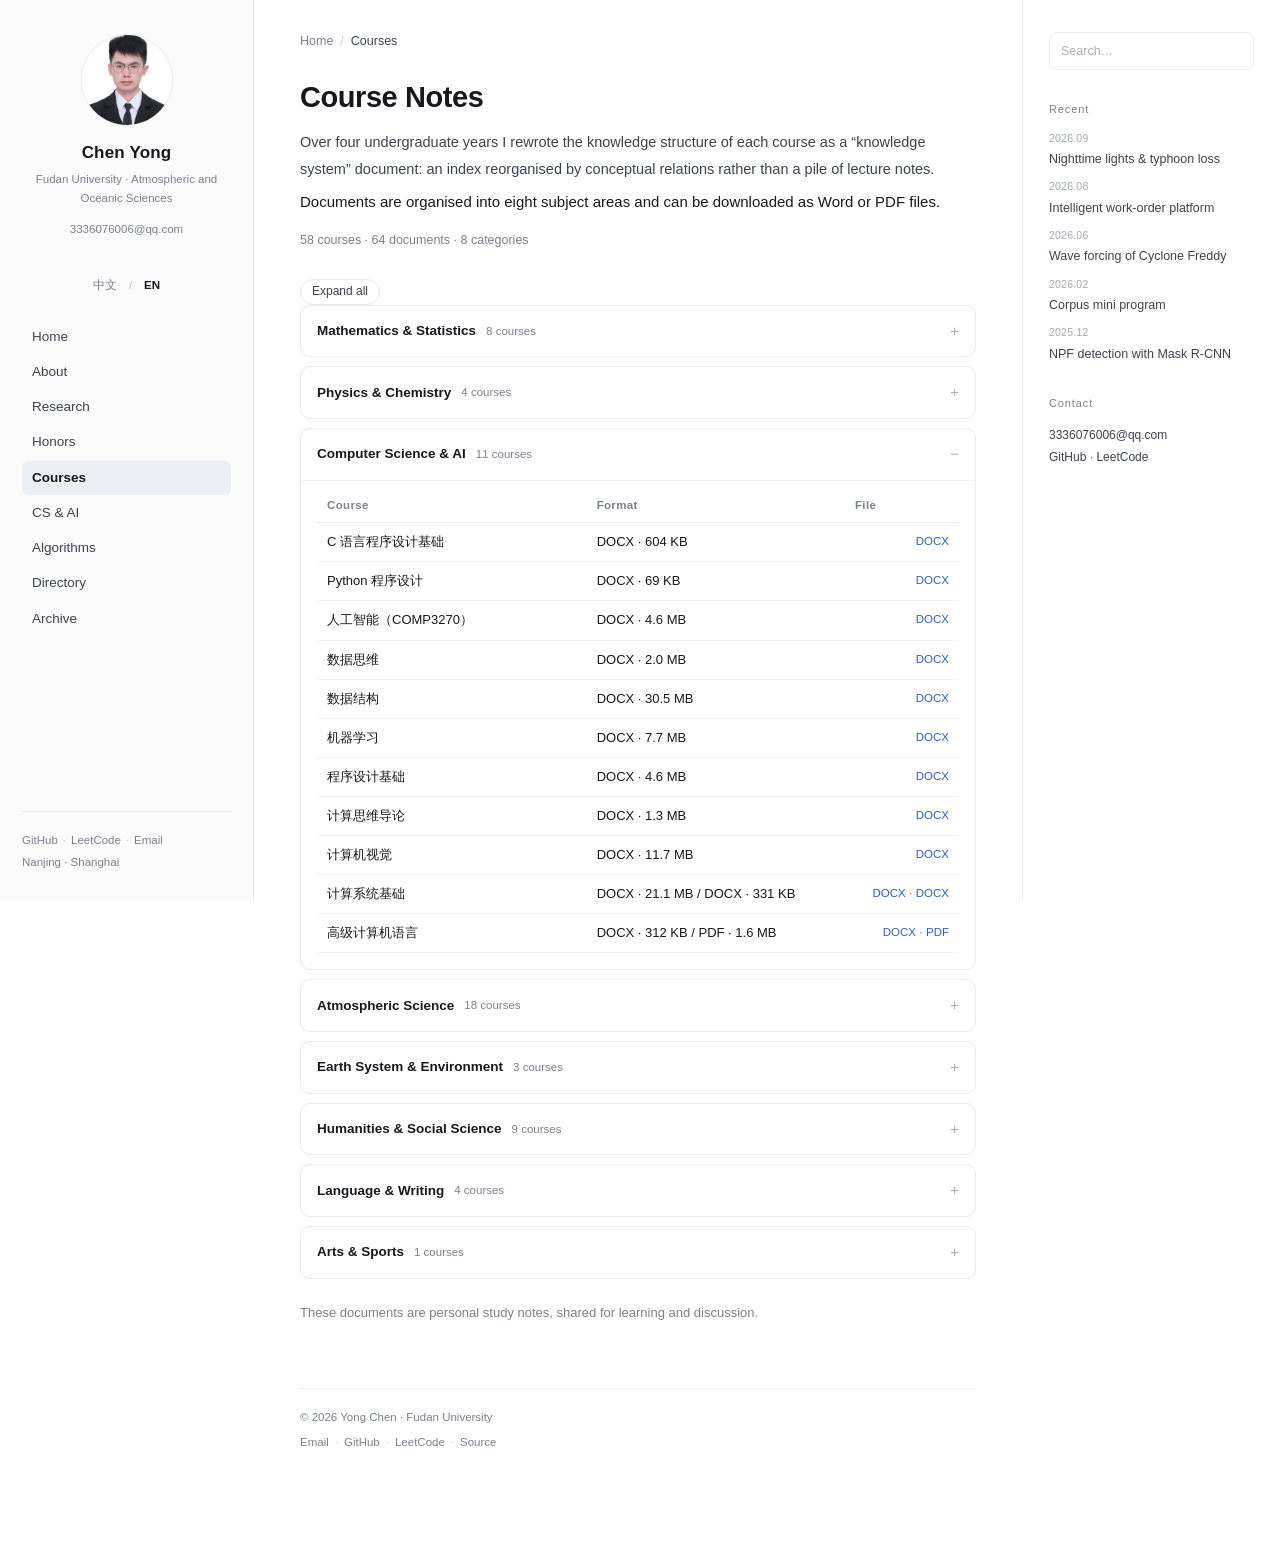
<file: courses.html>
<!DOCTYPE html>
<html lang="zh-CN" data-lang="zh">
<head>
<meta charset="utf-8">
<meta name="viewport" content="width=device-width, initial-scale=1">
<title>课程知识体系 | 陈勇 | 陈勇</title>
<meta name="description" content="陈勇整理的 58 门本科课程知识体系，共 64 份 Word / PDF 文档，按数学、物理、计算机、大气科学等 8 类划分，可下载原文。">
<link rel="canonical" href="https://CY18270852013.github.io/courses.html">
<link rel="stylesheet" href="assets/css/style.css">
</head>
<body data-title-zh="课程知识体系 | 陈勇" data-title-en="Course Notes | Yong Chen">
<div class="shell">

<aside class="sidebar">
  <a class="side-top" href="index.html">
    <img class="avatar" src="assets/img/avatar.jpg" alt="陈勇">
    <div class="side-id">
      <div class="side-name"><span class="lang-zh">陈勇</span><span class="lang-en">Chen Yong</span></div>
      <div class="side-role"><span class="lang-zh">复旦大学 · 大气与海洋科学系</span><span class="lang-en">Fudan University · Atmospheric and Oceanic Sciences</span></div>
      <div class="side-mail">3336076006@qq.com</div>
    </div>
  </a>
  <div class="side-tools">
    <button class="lang-toggle" type="button" data-lang="zh" aria-pressed="true">中文</button>
    <span>/</span>
    <button class="lang-toggle" type="button" data-lang="en" aria-pressed="false">EN</button>
  </div>
  <nav class="sidenav"><a href="index.html"><span class="lang-zh">首页</span><span class="lang-en">Home</span></a><a href="about.html"><span class="lang-zh">自我介绍</span><span class="lang-en">About</span></a><a href="research.html"><span class="lang-zh">科研与项目</span><span class="lang-en">Research</span></a><a href="honors.html"><span class="lang-zh">荣誉与竞赛</span><span class="lang-en">Honors</span></a><a href="courses.html" aria-current="page"><span class="lang-zh">课程体系</span><span class="lang-en">Courses</span></a><a href="csai.html"><span class="lang-zh">AI 与计算机</span><span class="lang-en">CS & AI</span></a><a href="leetcode.html"><span class="lang-zh">算法题解</span><span class="lang-en">Algorithms</span></a><a href="directory.html"><span class="lang-zh">目录</span><span class="lang-en">Directory</span></a><a href="archive.html"><span class="lang-zh">归档</span><span class="lang-en">Archive</span></a></nav>
  <div class="side-foot">
    <a href="https://github.com/CY18270852013">GitHub</a><span class="sep">·</span><a href="https://leetcode.cn/u/cy20031127/">LeetCode</a><span class="sep">·</span><a href="mailto:3336076006@qq.com">Email</a>
    <br><span class="lang-zh">南京 · 上海</span><span class="lang-en">Nanjing · Shanghai</span>
  </div>
</aside>
<main class="main">
  <div class="content">
<nav class="crumb"><a href="index.html"><span class="lang-zh">首页</span><span class="lang-en">Home</span></a><span class="sep">/</span><span class="here"><span class="lang-zh">课程体系</span><span class="lang-en">Courses</span></span></nav>
<h1><span class="lang-zh">课程知识体系</span><span class="lang-en">Course Notes</span></h1>
<p class="lede"><span class="lang-zh">本科四年，我把每门课程的知识脉络重写成一份“知识体系”文档：不是课堂笔记的堆叠，而是按概念之间的关系重排的索引，并统一了符号、公式与例题。</span><span class="lang-en">Over four undergraduate years I rewrote the knowledge structure of each course as a “knowledge system” document: an index reorganised by conceptual relations rather than a pile of lecture notes.</span></p>
<p><span class="lang-zh">文档按 8 个学科类别整理，可直接下载 Word / PDF 原文。课程目录与成绩见自我介绍。</span><span class="lang-en">Documents are organised into eight subject areas and can be downloaded as Word or PDF files.</span></p>
<p class="page-meta"><span class="lang-zh">58 门课程 · 64 份文档 · 8 个类别</span><span class="lang-en">58 courses · 64 documents · 8 categories</span></p>
<div style="margin-top:26px"><button class="chip" type="button" id="expandAll" data-open="0" data-label-en="Expand all"><span class="lang-zh">展开全部分类</span><span class="lang-en">Expand all</span></button></div>
<details class="topic" id="math"><summary><span class="lang-zh">数学与统计</span><span class="lang-en">Mathematics & Statistics</span><span class="count"><span class="lang-zh">8 门课程</span><span class="lang-en">8 courses</span></span></summary><div class="topic-body"><div class="tablewrap"><table class="catalog"><thead><tr><th><span class="lang-zh">课程</span><span class="lang-en">Course</span></th><th><span class="lang-zh">格式</span><span class="lang-en">Format</span></th><th><span class="lang-zh">原文</span><span class="lang-en">File</span></th></tr></thead><tbody><tr id="math-1"><td class="name">常微分方程</td><td>DOCX · 1.5 MB / DOCX · 2.7 MB</td><td class="dl"><a href="https://raw.githubusercontent.com/CY18270852013/CY18270852013.github.io/course-files/files/courses/%E3%80%8A%E5%B8%B8%E5%BE%AE%E5%88%86%E6%96%B9%E7%A8%8B%E3%80%8B%E7%9F%A5%E8%AF%86%E4%BD%93%E7%B3%BB%E7%B2%BE%E8%A6%81.docx" download>DOCX</a> · <a href="https://raw.githubusercontent.com/CY18270852013/CY18270852013.github.io/course-files/files/courses/%E5%B8%B8%E5%BE%AE%E5%88%86%E6%96%B9%E7%A8%8B%E7%9F%A5%E8%AF%86%E4%BD%93%E7%B3%BB%E4%B8%8E%E5%A4%8D%E4%B9%A0%E6%89%8B%E5%86%8C.docx" download>DOCX</a></td></tr><tr id="math-2"><td class="name">微积分 II（第一层次）</td><td>DOCX · 436 KB</td><td class="dl"><a href="https://raw.githubusercontent.com/CY18270852013/CY18270852013.github.io/course-files/files/courses/%E5%BE%AE%E7%A7%AF%E5%88%86II%EF%BC%88%E7%AC%AC%E4%B8%80%E5%B1%82%E6%AC%A1%EF%BC%89%E7%9F%A5%E8%AF%86%E4%BD%93%E7%B3%BB%E4%B8%8E%E5%A4%8D%E4%B9%A0%E6%89%8B%E5%86%8C.docx" download>DOCX</a></td></tr><tr id="math-3"><td class="name">微积分 I（第一层次）</td><td>DOCX · 292 KB</td><td class="dl"><a href="https://raw.githubusercontent.com/CY18270852013/CY18270852013.github.io/course-files/files/courses/%E5%BE%AE%E7%A7%AF%E5%88%861%EF%BC%88%E7%AC%AC%E4%B8%80%E5%B1%82%E6%AC%A1%EF%BC%89%E7%9F%A5%E8%AF%86%E4%BD%93%E7%B3%BB.docx" download>DOCX</a></td></tr><tr id="math-4"><td class="name">数学物理方法导论</td><td>DOCX · 14.9 MB</td><td class="dl"><a href="https://raw.githubusercontent.com/CY18270852013/CY18270852013.github.io/course-files/files/courses/%E3%80%8A%E6%95%B0%E5%AD%A6%E7%89%A9%E7%90%86%E6%96%B9%E6%B3%95%E5%AF%BC%E8%AE%BA%E3%80%8B%E7%9F%A5%E8%AF%86%E4%BD%93%E7%B3%BB%E7%B2%BE%E8%A6%81.docx" download>DOCX</a></td></tr><tr id="math-5"><td class="name">概率论与数理统计</td><td>DOCX · 11.9 MB</td><td class="dl"><a href="https://raw.githubusercontent.com/CY18270852013/CY18270852013.github.io/course-files/files/courses/%E3%80%8A%E6%A6%82%E7%8E%87%E8%AE%BA%E4%B8%8E%E6%95%B0%E7%90%86%E7%BB%9F%E8%AE%A1%E3%80%8B%E7%9F%A5%E8%AF%86%E4%BD%93%E7%B3%BB%E4%B8%8E%E5%A4%8D%E4%B9%A0%E7%B2%BE%E8%A6%81.docx" download>DOCX</a></td></tr><tr id="math-6"><td class="name">离散数学</td><td>DOCX · 8.7 MB</td><td class="dl"><a href="https://raw.githubusercontent.com/CY18270852013/CY18270852013.github.io/course-files/files/courses/%E3%80%8A%E7%A6%BB%E6%95%A3%E6%95%B0%E5%AD%A6%E3%80%8B%E7%9F%A5%E8%AF%86%E4%BD%93%E7%B3%BB%E7%B2%BE%E7%BC%96.docx" download>DOCX</a></td></tr><tr id="math-7"><td class="name">线性代数（第一层次）</td><td>DOCX · 8.2 MB</td><td class="dl"><a href="https://raw.githubusercontent.com/CY18270852013/CY18270852013.github.io/course-files/files/courses/%E7%BA%BF%E6%80%A7%E4%BB%A3%E6%95%B0%EF%BC%88%E7%AC%AC%E4%B8%80%E5%B1%82%E6%AC%A1%EF%BC%89%E7%9F%A5%E8%AF%86%E4%BD%93%E7%B3%BB%E4%B8%8E%E5%A4%8D%E4%B9%A0%E6%89%8B%E5%86%8C.docx" download>DOCX</a></td></tr><tr id="math-8"><td class="name">计算方法</td><td>DOCX · 1.3 MB</td><td class="dl"><a href="https://raw.githubusercontent.com/CY18270852013/CY18270852013.github.io/course-files/files/courses/%E3%80%8A%E8%AE%A1%E7%AE%97%E6%96%B9%E6%B3%95%E3%80%8B%E7%9F%A5%E8%AF%86%E4%BD%93%E7%B3%BB%E6%95%B4%E7%90%86.docx" download>DOCX</a></td></tr></tbody></table></div></div></details><details class="topic" id="phys"><summary><span class="lang-zh">物理与化学</span><span class="lang-en">Physics & Chemistry</span><span class="count"><span class="lang-zh">4 门课程</span><span class="lang-en">4 courses</span></span></summary><div class="topic-body"><div class="tablewrap"><table class="catalog"><thead><tr><th><span class="lang-zh">课程</span><span class="lang-en">Course</span></th><th><span class="lang-zh">格式</span><span class="lang-en">Format</span></th><th><span class="lang-zh">原文</span><span class="lang-en">File</span></th></tr></thead><tbody><tr id="phys-1"><td class="name">大学化学 A</td><td>DOCX · 621 KB</td><td class="dl"><a href="https://raw.githubusercontent.com/CY18270852013/CY18270852013.github.io/course-files/files/courses/%E3%80%8A%E5%A4%A7%E5%AD%A6%E5%8C%96%E5%AD%A6A%E3%80%8B%E7%9F%A5%E8%AF%86%E4%BD%93%E7%B3%BB.docx" download>DOCX</a></td></tr><tr id="phys-2"><td class="name">普通物理（上）</td><td>DOCX · 1.1 MB</td><td class="dl"><a href="https://raw.githubusercontent.com/CY18270852013/CY18270852013.github.io/course-files/files/courses/%E6%99%AE%E9%80%9A%E7%89%A9%E7%90%86%EF%BC%88%E4%B8%8A%EF%BC%89%E7%9F%A5%E8%AF%86%E4%BD%93%E7%B3%BB.docx" download>DOCX</a></td></tr><tr id="phys-3"><td class="name">普通物理（下）</td><td>DOCX · 10.6 MB</td><td class="dl"><a href="https://raw.githubusercontent.com/CY18270852013/CY18270852013.github.io/course-files/files/courses/%E6%99%AE%E9%80%9A%E7%89%A9%E7%90%86%EF%BC%88%E4%B8%8B%EF%BC%89%E7%9F%A5%E8%AF%86%E4%BD%93%E7%B3%BB.docx" download>DOCX</a></td></tr><tr id="phys-4"><td class="name">统计物理导论</td><td>DOCX · 3.2 MB</td><td class="dl"><a href="https://raw.githubusercontent.com/CY18270852013/CY18270852013.github.io/course-files/files/courses/%E7%BB%9F%E8%AE%A1%E7%89%A9%E7%90%86%E5%AF%BC%E8%AE%BA_%E7%9F%A5%E8%AF%86%E4%BD%93%E7%B3%BB%E7%B2%BE%E7%BC%96.docx" download>DOCX</a></td></tr></tbody></table></div></div></details><details class="topic" id="cs" open><summary><span class="lang-zh">计算机与人工智能</span><span class="lang-en">Computer Science & AI</span><span class="count"><span class="lang-zh">11 门课程</span><span class="lang-en">11 courses</span></span></summary><div class="topic-body"><div class="tablewrap"><table class="catalog"><thead><tr><th><span class="lang-zh">课程</span><span class="lang-en">Course</span></th><th><span class="lang-zh">格式</span><span class="lang-en">Format</span></th><th><span class="lang-zh">原文</span><span class="lang-en">File</span></th></tr></thead><tbody><tr id="cs-1"><td class="name">C 语言程序设计基础</td><td>DOCX · 604 KB</td><td class="dl"><a href="https://raw.githubusercontent.com/CY18270852013/CY18270852013.github.io/course-files/files/courses/C%E8%AF%AD%E8%A8%80%E7%A8%8B%E5%BA%8F%E8%AE%BE%E8%AE%A1%E5%9F%BA%E7%A1%80%E7%9F%A5%E8%AF%86%E4%BD%93%E7%B3%BB.docx" download>DOCX</a></td></tr><tr id="cs-2"><td class="name">Python 程序设计</td><td>DOCX · 69 KB</td><td class="dl"><a href="https://raw.githubusercontent.com/CY18270852013/CY18270852013.github.io/course-files/files/courses/Python%E7%A8%8B%E5%BA%8F%E8%AE%BE%E8%AE%A1%E7%9F%A5%E8%AF%86%E4%BD%93%E7%B3%BB.docx" download>DOCX</a></td></tr><tr id="cs-3"><td class="name">人工智能（COMP3270）</td><td>DOCX · 4.6 MB</td><td class="dl"><a href="https://raw.githubusercontent.com/CY18270852013/CY18270852013.github.io/course-files/files/courses/%E4%BA%BA%E5%B7%A5%E6%99%BA%E8%83%BD%EF%BC%88COMP3270%EF%BC%89%E7%9F%A5%E8%AF%86%E4%BD%93%E7%B3%BB%E7%B2%BE%E7%BC%96.docx" download>DOCX</a></td></tr><tr id="cs-4"><td class="name">数据思维</td><td>DOCX · 2.0 MB</td><td class="dl"><a href="https://raw.githubusercontent.com/CY18270852013/CY18270852013.github.io/course-files/files/courses/%E3%80%8A%E6%95%B0%E6%8D%AE%E6%80%9D%E7%BB%B4%E3%80%8B%E7%9F%A5%E8%AF%86%E4%BD%93%E7%B3%BB.docx" download>DOCX</a></td></tr><tr id="cs-5"><td class="name">数据结构</td><td>DOCX · 30.5 MB</td><td class="dl"><a href="https://raw.githubusercontent.com/CY18270852013/CY18270852013.github.io/course-files/files/courses/%E6%95%B0%E6%8D%AE%E7%BB%93%E6%9E%84%E8%AF%BE%E7%A8%8B%E7%9F%A5%E8%AF%86%E4%BD%93%E7%B3%BB%E7%B2%BE%E7%BC%96.docx" download>DOCX</a></td></tr><tr id="cs-6"><td class="name">机器学习</td><td>DOCX · 7.7 MB</td><td class="dl"><a href="https://raw.githubusercontent.com/CY18270852013/CY18270852013.github.io/course-files/files/courses/%E6%9C%BA%E5%99%A8%E5%AD%A6%E4%B9%A0%E7%9F%A5%E8%AF%86%E4%BD%93%E7%B3%BB%EF%BC%88Machine%20Learning%20%E7%B3%BB%E7%BB%9F%E6%95%B4%E7%90%86%EF%BC%89.docx" download>DOCX</a></td></tr><tr id="cs-7"><td class="name">程序设计基础</td><td>DOCX · 4.6 MB</td><td class="dl"><a href="https://raw.githubusercontent.com/CY18270852013/CY18270852013.github.io/course-files/files/courses/%E7%A8%8B%E5%BA%8F%E8%AE%BE%E8%AE%A1%E5%9F%BA%E7%A1%80%C2%B7%E6%A0%B8%E5%BF%83%E7%9F%A5%E8%AF%86%E4%BD%93%E7%B3%BB.docx" download>DOCX</a></td></tr><tr id="cs-8"><td class="name">计算思维导论</td><td>DOCX · 1.3 MB</td><td class="dl"><a href="https://raw.githubusercontent.com/CY18270852013/CY18270852013.github.io/course-files/files/courses/%E8%AE%A1%E7%AE%97%E6%80%9D%E7%BB%B4%E5%AF%BC%E8%AE%BA_%E7%9F%A5%E8%AF%86%E4%BD%93%E7%B3%BB%E6%95%B4%E7%90%86.docx" download>DOCX</a></td></tr><tr id="cs-9"><td class="name">计算机视觉</td><td>DOCX · 11.7 MB</td><td class="dl"><a href="https://raw.githubusercontent.com/CY18270852013/CY18270852013.github.io/course-files/files/courses/%E3%80%8A%E8%AE%A1%E7%AE%97%E6%9C%BA%E8%A7%86%E8%A7%89%E3%80%8B%E7%9F%A5%E8%AF%86%E4%BD%93%E7%B3%BB.docx" download>DOCX</a></td></tr><tr id="cs-10"><td class="name">计算系统基础</td><td>DOCX · 21.1 MB / DOCX · 331 KB</td><td class="dl"><a href="https://raw.githubusercontent.com/CY18270852013/CY18270852013.github.io/course-files/files/courses/%E8%AE%A1%E7%AE%97%E6%9C%BA%E7%B3%BB%E7%BB%9F%E5%9F%BA%E7%A1%80%20%E7%9F%A5%E8%AF%86%E4%BD%93%E7%B3%BB.docx" download>DOCX</a> · <a href="https://raw.githubusercontent.com/CY18270852013/CY18270852013.github.io/course-files/files/courses/%E8%AE%A1%E7%AE%97%E7%B3%BB%E7%BB%9F%E5%9F%BA%E7%A1%80%E7%9F%A5%E8%AF%86%E4%BD%93%E7%B3%BB.docx" download>DOCX</a></td></tr><tr id="cs-11"><td class="name">高级计算机语言</td><td>DOCX · 312 KB / PDF · 1.6 MB</td><td class="dl"><a href="https://raw.githubusercontent.com/CY18270852013/CY18270852013.github.io/course-files/files/courses/%E9%AB%98%E7%BA%A7%E8%AE%A1%E7%AE%97%E6%9C%BA%E8%AF%AD%E8%A8%80_%E7%9F%A5%E8%AF%86%E4%BD%93%E7%B3%BB.docx" download>DOCX</a> · <a href="https://raw.githubusercontent.com/CY18270852013/CY18270852013.github.io/course-files/files/courses/%E9%AB%98%E7%BA%A7%E8%AE%A1%E7%AE%97%E6%9C%BA%E8%AF%AD%E8%A8%80_%E7%9F%A5%E8%AF%86%E4%BD%93%E7%B3%BB.pdf" download>PDF</a></td></tr></tbody></table></div></div></details><details class="topic" id="atmo"><summary><span class="lang-zh">大气科学专业核心</span><span class="lang-en">Atmospheric Science</span><span class="count"><span class="lang-zh">18 门课程</span><span class="lang-en">18 courses</span></span></summary><div class="topic-body"><div class="tablewrap"><table class="catalog"><thead><tr><th><span class="lang-zh">课程</span><span class="lang-en">Course</span></th><th><span class="lang-zh">格式</span><span class="lang-en">Format</span></th><th><span class="lang-zh">原文</span><span class="lang-en">File</span></th></tr></thead><tbody><tr id="atmo-1"><td class="name">动力气象学</td><td>DOCX · 4.3 MB</td><td class="dl"><a href="https://raw.githubusercontent.com/CY18270852013/CY18270852013.github.io/course-files/files/courses/%E3%80%8A%E5%8A%A8%E5%8A%9B%E6%B0%94%E8%B1%A1%E5%AD%A6%E3%80%8B%E7%9F%A5%E8%AF%86%E4%BD%93%E7%B3%BB%E6%95%B4%E7%90%86.docx" download>DOCX</a></td></tr><tr id="atmo-2"><td class="name">地球流体力学</td><td>DOCX · 2.5 MB</td><td class="dl"><a href="https://raw.githubusercontent.com/CY18270852013/CY18270852013.github.io/course-files/files/courses/%E3%80%8A%E5%9C%B0%E7%90%83%E6%B5%81%E4%BD%93%E5%8A%9B%E5%AD%A6%E3%80%8B%E7%9F%A5%E8%AF%86%E4%BD%93%E7%B3%BB%E6%95%B4%E7%90%86.docx" download>DOCX</a></td></tr><tr id="atmo-3"><td class="name">大气化学</td><td>DOCX · 14.9 MB</td><td class="dl"><a href="https://raw.githubusercontent.com/CY18270852013/CY18270852013.github.io/course-files/files/courses/%E3%80%8A%E5%A4%A7%E6%B0%94%E5%8C%96%E5%AD%A6%E3%80%8B%E7%9F%A5%E8%AF%86%E4%BD%93%E7%B3%BB%E7%B2%BE%E7%BC%96.docx" download>DOCX</a></td></tr><tr id="atmo-4"><td class="name">大气探测原理</td><td>DOCX · 10.1 MB / DOCX · 700 KB</td><td class="dl"><a href="https://raw.githubusercontent.com/CY18270852013/CY18270852013.github.io/course-files/files/courses/%E3%80%8A%E5%A4%A7%E6%B0%94%E6%8E%A2%E6%B5%8B%E5%8E%9F%E7%90%86%E3%80%8B%E7%9F%A5%E8%AF%86%E4%BD%93%E7%B3%BB.docx" download>DOCX</a> · <a href="https://raw.githubusercontent.com/CY18270852013/CY18270852013.github.io/course-files/files/courses/%E5%A4%A7%E6%B0%94%E6%8E%A2%E6%B5%8B%E5%8E%9F%E7%90%86%C2%B7%E7%9F%A5%E8%AF%86%E4%BD%93%E7%B3%BB.docx" download>DOCX</a></td></tr><tr id="atmo-5"><td class="name">大气科学导论</td><td>DOCX · 1.1 MB</td><td class="dl"><a href="https://raw.githubusercontent.com/CY18270852013/CY18270852013.github.io/course-files/files/courses/%E5%A4%A7%E6%B0%94%E7%A7%91%E5%AD%A6%E5%AF%BC%E8%AE%BA%E7%9F%A5%E8%AF%86%E4%BD%93%E7%B3%BB%E7%B2%BE%E7%BC%96.docx" download>DOCX</a></td></tr><tr id="atmo-6"><td class="name">大气科学概论</td><td>DOCX · 24.9 MB / PDF · 6.0 MB</td><td class="dl"><a href="https://raw.githubusercontent.com/CY18270852013/CY18270852013.github.io/course-files/files/courses/%E5%A4%A7%E6%B0%94%E7%A7%91%E5%AD%A6%E6%A6%82%E8%AE%BA_%E7%9F%A5%E8%AF%86%E4%BD%93%E7%B3%BB.docx" download>DOCX</a> · <a href="https://raw.githubusercontent.com/CY18270852013/CY18270852013.github.io/course-files/files/courses/%E5%A4%A7%E6%B0%94%E7%A7%91%E5%AD%A6%E6%A6%82%E8%AE%BA_%E7%9F%A5%E8%AF%86%E4%BD%93%E7%B3%BB.pdf" download>PDF</a></td></tr><tr id="atmo-7"><td class="name">大气科学综合实验</td><td>DOCX · 5.3 MB</td><td class="dl"><a href="https://raw.githubusercontent.com/CY18270852013/CY18270852013.github.io/course-files/files/courses/%E5%A4%A7%E6%B0%94%E7%A7%91%E5%AD%A6%E7%BB%BC%E5%90%88%E5%AE%9E%E9%AA%8C_%E7%9F%A5%E8%AF%86%E4%BD%93%E7%B3%BB%E7%B2%BE%E7%BC%96.docx" download>DOCX</a></td></tr><tr id="atmo-8"><td class="name">天气学原理</td><td>DOCX · 25.6 MB</td><td class="dl"><a href="https://raw.githubusercontent.com/CY18270852013/CY18270852013.github.io/course-files/files/courses/%E5%A4%A9%E6%B0%94%E5%AD%A6%E5%8E%9F%E7%90%86_%E7%9F%A5%E8%AF%86%E4%BD%93%E7%B3%BB.docx" download>DOCX</a></td></tr><tr id="atmo-9"><td class="name">数值天气预报</td><td>DOCX · 2.2 MB</td><td class="dl"><a href="https://raw.githubusercontent.com/CY18270852013/CY18270852013.github.io/course-files/files/courses/%E3%80%8A%E6%95%B0%E5%80%BC%E5%A4%A9%E6%B0%94%E9%A2%84%E6%8A%A5%E3%80%8B%E7%9F%A5%E8%AF%86%E4%BD%93%E7%B3%BB%E7%B2%BE%E7%BC%96.docx" download>DOCX</a></td></tr><tr id="atmo-10"><td class="name">气候与全球变化科学基础</td><td>DOCX · 12.5 MB</td><td class="dl"><a href="https://raw.githubusercontent.com/CY18270852013/CY18270852013.github.io/course-files/files/courses/%E3%80%8A%E6%B0%94%E5%80%99%E4%B8%8E%E5%85%A8%E7%90%83%E5%8F%98%E5%8C%96%E7%A7%91%E5%AD%A6%E5%9F%BA%E7%A1%80%E3%80%8B%E7%9F%A5%E8%AF%86%E4%BD%93%E7%B3%BB%E7%B2%BE%E7%BC%96.docx" download>DOCX</a></td></tr><tr id="atmo-11"><td class="name">气候动力学引论</td><td>DOCX · 13.2 MB / PDF · 4.4 MB</td><td class="dl"><a href="https://raw.githubusercontent.com/CY18270852013/CY18270852013.github.io/course-files/files/courses/%E3%80%8A%E6%B0%94%E5%80%99%E5%8A%A8%E5%8A%9B%E5%AD%A6%E5%BC%95%E8%AE%BA%E3%80%8B%E7%9F%A5%E8%AF%86%E4%BD%93%E7%B3%BB%E7%B2%BE%E7%BC%96.docx" download>DOCX</a> · <a href="https://raw.githubusercontent.com/CY18270852013/CY18270852013.github.io/course-files/files/courses/%E3%80%8A%E6%B0%94%E5%80%99%E5%8A%A8%E5%8A%9B%E5%AD%A6%E5%BC%95%E8%AE%BA%E3%80%8B%E7%9F%A5%E8%AF%86%E4%BD%93%E7%B3%BB%E7%B2%BE%E7%BC%96.pdf" download>PDF</a></td></tr><tr id="atmo-12"><td class="name">气象统计预报</td><td>DOCX · 6.0 MB</td><td class="dl"><a href="https://raw.githubusercontent.com/CY18270852013/CY18270852013.github.io/course-files/files/courses/%E6%B0%94%E8%B1%A1%E7%BB%9F%E8%AE%A1%E9%A2%84%E6%8A%A5%E7%9F%A5%E8%AF%86%E4%BD%93%E7%B3%BB.docx" download>DOCX</a></td></tr><tr id="atmo-13"><td class="name">热带气旋导论</td><td>DOCX · 3.7 MB</td><td class="dl"><a href="https://raw.githubusercontent.com/CY18270852013/CY18270852013.github.io/course-files/files/courses/%E7%83%AD%E5%B8%A6%E6%B0%94%E6%97%8B%E5%AF%BC%E8%AE%BA_%E7%9F%A5%E8%AF%86%E4%BD%93%E7%B3%BB%E7%B2%BE%E7%BC%96.docx" download>DOCX</a></td></tr><tr id="atmo-14"><td class="name">现代天气预报实习（上）</td><td>DOCX · 571 KB</td><td class="dl"><a href="https://raw.githubusercontent.com/CY18270852013/CY18270852013.github.io/course-files/files/courses/%E3%80%8A%E7%8E%B0%E4%BB%A3%E5%A4%A9%E6%B0%94%E9%A2%84%E6%8A%A5%E5%AE%9E%E4%B9%A0%EF%BC%88%E4%B8%8A%EF%BC%89%E3%80%8B%E7%9F%A5%E8%AF%86%E4%BD%93%E7%B3%BB%E7%B2%BE%E7%BC%96.docx" download>DOCX</a></td></tr><tr id="atmo-15"><td class="name">现代气候学基础</td><td>DOCX · 6.4 MB</td><td class="dl"><a href="https://raw.githubusercontent.com/CY18270852013/CY18270852013.github.io/course-files/files/courses/%E3%80%8A%E7%8E%B0%E4%BB%A3%E6%B0%94%E5%80%99%E5%AD%A6%E5%9F%BA%E7%A1%80%E3%80%8B%E7%9F%A5%E8%AF%86%E4%BD%93%E7%B3%BB%E7%B2%BE%E7%BC%96.docx" download>DOCX</a></td></tr><tr id="atmo-16"><td class="name">现代气象预报实习（下）</td><td>DOCX · 8.8 MB</td><td class="dl"><a href="https://raw.githubusercontent.com/CY18270852013/CY18270852013.github.io/course-files/files/courses/%E3%80%8A%E7%8E%B0%E4%BB%A3%E6%B0%94%E8%B1%A1%E9%A2%84%E6%8A%A5%E5%AE%9E%E4%B9%A0%EF%BC%88%E4%B8%8B%EF%BC%89%E3%80%8B%E7%9F%A5%E8%AF%86%E4%BD%93%E7%B3%BB%E7%B2%BE%E7%BC%96.docx" download>DOCX</a></td></tr><tr id="atmo-17"><td class="name">走进风雨</td><td>DOCX · 3.9 MB</td><td class="dl"><a href="https://raw.githubusercontent.com/CY18270852013/CY18270852013.github.io/course-files/files/courses/%E3%80%8A%E8%B5%B0%E8%BF%9B%E9%A3%8E%E9%9B%A8%E3%80%8B%E7%9F%A5%E8%AF%86%E4%BD%93%E7%B3%BB.docx" download>DOCX</a></td></tr><tr id="atmo-18"><td class="name">追寻大气未解之谜</td><td>DOCX · 757 KB</td><td class="dl"><a href="https://raw.githubusercontent.com/CY18270852013/CY18270852013.github.io/course-files/files/courses/%E3%80%8A%E8%BF%BD%E5%AF%BB%E5%A4%A7%E6%B0%94%E6%9C%AA%E8%A7%A3%E4%B9%8B%E8%B0%9C%E3%80%8B%E7%9F%A5%E8%AF%86%E4%BD%93%E7%B3%BB%E7%B2%BE%E8%A6%81.docx" download>DOCX</a></td></tr></tbody></table></div></div></details><details class="topic" id="earth"><summary><span class="lang-zh">地球系统与环境</span><span class="lang-en">Earth System & Environment</span><span class="count"><span class="lang-zh">3 门课程</span><span class="lang-en">3 courses</span></span></summary><div class="topic-body"><div class="tablewrap"><table class="catalog"><thead><tr><th><span class="lang-zh">课程</span><span class="lang-en">Course</span></th><th><span class="lang-zh">格式</span><span class="lang-en">Format</span></th><th><span class="lang-zh">原文</span><span class="lang-en">File</span></th></tr></thead><tbody><tr id="earth-1"><td class="name">地球系统科学</td><td>DOCX · 5.0 MB</td><td class="dl"><a href="https://raw.githubusercontent.com/CY18270852013/CY18270852013.github.io/course-files/files/courses/%E3%80%8A%E5%9C%B0%E7%90%83%E7%B3%BB%E7%BB%9F%E7%A7%91%E5%AD%A6%E3%80%8B%E7%9F%A5%E8%AF%86%E4%BD%93%E7%B3%BB%E7%B2%BE%E7%BC%96.docx" download>DOCX</a></td></tr><tr id="earth-2"><td class="name">地球系统科学导学</td><td>DOCX · 8.8 MB</td><td class="dl"><a href="https://raw.githubusercontent.com/CY18270852013/CY18270852013.github.io/course-files/files/courses/%E3%80%8A%E5%9C%B0%E7%90%83%E7%B3%BB%E7%BB%9F%E7%A7%91%E5%AD%A6%E5%AF%BC%E5%AD%A6%E3%80%8B%E7%9F%A5%E8%AF%86%E4%BD%93%E7%B3%BB%E6%95%B4%E7%90%86.docx" download>DOCX</a></td></tr><tr id="earth-3"><td class="name">新能源科学与技术</td><td>DOCX · 412 KB</td><td class="dl"><a href="https://raw.githubusercontent.com/CY18270852013/CY18270852013.github.io/course-files/files/courses/%E3%80%8A%E6%96%B0%E8%83%BD%E6%BA%90%E7%A7%91%E5%AD%A6%E4%B8%8E%E6%8A%80%E6%9C%AF%E3%80%8B%E7%9F%A5%E8%AF%86%E4%BD%93%E7%B3%BB.docx" download>DOCX</a></td></tr></tbody></table></div></div></details><details class="topic" id="hum"><summary><span class="lang-zh">思政与人文社科</span><span class="lang-en">Humanities & Social Science</span><span class="count"><span class="lang-zh">9 门课程</span><span class="lang-en">9 courses</span></span></summary><div class="topic-body"><div class="tablewrap"><table class="catalog"><thead><tr><th><span class="lang-zh">课程</span><span class="lang-en">Course</span></th><th><span class="lang-zh">格式</span><span class="lang-en">Format</span></th><th><span class="lang-zh">原文</span><span class="lang-en">File</span></th></tr></thead><tbody><tr id="hum-1"><td class="name">《世界是平的：21 世纪简史》阅读</td><td>DOCX · 597 KB</td><td class="dl"><a href="https://raw.githubusercontent.com/CY18270852013/CY18270852013.github.io/course-files/files/courses/%E3%80%8A%E4%B8%96%E7%95%8C%E6%98%AF%E5%B9%B3%E7%9A%84%EF%BC%9A21%E4%B8%96%E7%BA%AA%E7%AE%80%E5%8F%B2%E3%80%8B%E9%98%85%E8%AF%BB%E2%80%94%E2%80%94%E7%9F%A5%E8%AF%86%E4%BD%93%E7%B3%BB%E7%B2%BE%E7%BC%96.docx" download>DOCX</a></td></tr><tr id="hum-2"><td class="name">《国家竞争优势》阅读</td><td>DOCX · 326 KB</td><td class="dl"><a href="https://raw.githubusercontent.com/CY18270852013/CY18270852013.github.io/course-files/files/courses/%E3%80%8A%E5%9B%BD%E5%AE%B6%E7%AB%9E%E4%BA%89%E4%BC%98%E5%8A%BF%E3%80%8B%E9%98%85%E8%AF%BB%E2%80%94%E2%80%94%E7%9F%A5%E8%AF%86%E4%BD%93%E7%B3%BB%E7%B2%BE%E7%BC%96.docx" download>DOCX</a></td></tr><tr id="hum-3"><td class="name">《时间简史》阅读</td><td>DOCX · 313 KB</td><td class="dl"><a href="https://raw.githubusercontent.com/CY18270852013/CY18270852013.github.io/course-files/files/courses/%E3%80%8A%E6%97%B6%E9%97%B4%E7%AE%80%E5%8F%B2%E3%80%8B%E9%98%85%E8%AF%BB_%E7%9F%A5%E8%AF%86%E4%BD%93%E7%B3%BB%E7%B2%BE%E6%9E%90.docx" download>DOCX</a></td></tr><tr id="hum-4"><td class="name">中国近现代史纲要</td><td>DOCX · 344 KB</td><td class="dl"><a href="https://raw.githubusercontent.com/CY18270852013/CY18270852013.github.io/course-files/files/courses/%E3%80%8A%E4%B8%AD%E5%9B%BD%E8%BF%91%E7%8E%B0%E4%BB%A3%E5%8F%B2%E7%BA%B2%E8%A6%81%E3%80%8B%E7%9F%A5%E8%AF%86%E4%BD%93%E7%B3%BB%E7%B2%BE%E7%BC%96.docx" download>DOCX</a></td></tr><tr id="hum-5"><td class="name">习近平新时代中国特色社会主义思想概论</td><td>DOCX · 430 KB</td><td class="dl"><a href="https://raw.githubusercontent.com/CY18270852013/CY18270852013.github.io/course-files/files/courses/%E3%80%8A%E4%B9%A0%E8%BF%91%E5%B9%B3%E6%96%B0%E6%97%B6%E4%BB%A3%E4%B8%AD%E5%9B%BD%E7%89%B9%E8%89%B2%E7%A4%BE%E4%BC%9A%E4%B8%BB%E4%B9%89%E6%80%9D%E6%83%B3%E6%A6%82%E8%AE%BA%EF%BC%88%E7%90%86%E8%AE%BA%E9%83%A8%E5%88%86%EF%BC%89%E3%80%8B%E7%9F%A5%E8%AF%86%E4%BD%93%E7%B3%BB%E4%B8%8E%E5%A4%8D%E4%B9%A0%E7%B2%BE%E8%A6%81.docx" download>DOCX</a></td></tr><tr id="hum-6"><td class="name">大学生劳动教育</td><td>DOCX · 229 KB</td><td class="dl"><a href="https://raw.githubusercontent.com/CY18270852013/CY18270852013.github.io/course-files/files/courses/%E3%80%8A%E5%A4%A7%E5%AD%A6%E7%94%9F%E5%8A%B3%E5%8A%A8%E6%95%99%E8%82%B2%EF%BC%88%E7%90%86%E8%AE%BA%E9%83%A8%E5%88%86%EF%BC%89%E3%80%8B%E7%9F%A5%E8%AF%86%E4%BD%93%E7%B3%BB.docx" download>DOCX</a></td></tr><tr id="hum-7"><td class="name">毛泽东思想和中国特色社会主义理论体系概论</td><td>DOCX · 31 KB</td><td class="dl"><a href="https://raw.githubusercontent.com/CY18270852013/CY18270852013.github.io/course-files/files/courses/%E3%80%8A%E6%AF%9B%E6%B3%BD%E4%B8%9C%E6%80%9D%E6%83%B3%E5%92%8C%E4%B8%AD%E5%9B%BD%E7%89%B9%E8%89%B2%E7%A4%BE%E4%BC%9A%E4%B8%BB%E4%B9%89%E7%90%86%E8%AE%BA%E4%BD%93%E7%B3%BB%E6%A6%82%E8%AE%BA%EF%BC%88%E7%90%86%E8%AE%BA%E9%83%A8%E5%88%86%EF%BC%89%E3%80%8B%E7%9F%A5%E8%AF%86%E4%BD%93%E7%B3%BB%E4%B8%8E%E5%A4%8D%E4%B9%A0%E7%B2%BE%E8%A6%81.docx" download>DOCX</a></td></tr><tr id="hum-8"><td class="name">科学之光 · 美丽中国：大气污染治理与生态文明</td><td>DOCX · 495 KB</td><td class="dl"><a href="https://raw.githubusercontent.com/CY18270852013/CY18270852013.github.io/course-files/files/courses/%E3%80%8A%E2%80%9C%E7%A7%91%E5%AD%A6%E4%B9%8B%E5%85%89%E2%80%9D%E9%9D%92%E5%B9%B4%E5%AD%A6%E8%80%85%E7%B3%BB%E5%88%97%E2%80%94%E2%80%94%E7%BE%8E%E4%B8%BD%E4%B8%AD%E5%9B%BD%EF%BC%9A%E5%A4%A7%E6%B0%94%E6%B1%A1%E6%9F%93%E6%B2%BB%E7%90%86%E4%B8%8E%E7%94%9F%E6%80%81%E6%96%87%E6%98%8E%E3%80%8B%E7%9F%A5%E8%AF%86%E4%BD%93%E7%B3%BB.docx" download>DOCX</a></td></tr><tr id="hum-9"><td class="name">马克思主义基本原理</td><td>DOCX · 63 KB</td><td class="dl"><a href="https://raw.githubusercontent.com/CY18270852013/CY18270852013.github.io/course-files/files/courses/%E9%A9%AC%E5%85%8B%E6%80%9D%E4%B8%BB%E4%B9%89%E5%9F%BA%E6%9C%AC%E5%8E%9F%E7%90%86%C2%B7%E7%9F%A5%E8%AF%86%E4%BD%93%E7%B3%BB%E5%A4%8D%E4%B9%A0%E7%B2%BE%E8%A6%81.docx" download>DOCX</a></td></tr></tbody></table></div></div></details><details class="topic" id="lang"><summary><span class="lang-zh">语言与写作</span><span class="lang-en">Language & Writing</span><span class="count"><span class="lang-zh">4 门课程</span><span class="lang-en">4 courses</span></span></summary><div class="topic-body"><div class="tablewrap"><table class="catalog"><thead><tr><th><span class="lang-zh">课程</span><span class="lang-en">Course</span></th><th><span class="lang-zh">格式</span><span class="lang-en">Format</span></th><th><span class="lang-zh">原文</span><span class="lang-en">File</span></th></tr></thead><tbody><tr id="lang-1"><td class="name">大学进阶英语 · 听说（二）</td><td>DOCX · 93 KB</td><td class="dl"><a href="https://raw.githubusercontent.com/CY18270852013/CY18270852013.github.io/course-files/files/courses/%E5%A4%A7%E5%AD%A6%E8%BF%9B%E9%98%B6%E8%8B%B1%E8%AF%AD%C2%B7%E5%90%AC%E8%AF%B4%EF%BC%88%E4%BA%8C%EF%BC%89%E7%9F%A5%E8%AF%86%E4%BD%93%E7%B3%BB.docx" download>DOCX</a></td></tr><tr id="lang-2"><td class="name">大学进阶英语 · 读写（二）</td><td>DOCX · 269 KB</td><td class="dl"><a href="https://raw.githubusercontent.com/CY18270852013/CY18270852013.github.io/course-files/files/courses/%E5%A4%A7%E5%AD%A6%E8%BF%9B%E9%98%B6%E8%8B%B1%E8%AF%AD%C2%B7%E8%AF%BB%E5%86%99%EF%BC%88%E4%BA%8C%EF%BC%89%E7%9F%A5%E8%AF%86%E4%BD%93%E7%B3%BB.docx" download>DOCX</a></td></tr><tr id="lang-3"><td class="name">学术性阅读：语言与思维</td><td>DOCX · 84 KB</td><td class="dl"><a href="https://raw.githubusercontent.com/CY18270852013/CY18270852013.github.io/course-files/files/courses/%E5%AD%A6%E6%9C%AF%E6%80%A7%E9%98%85%E8%AF%BB%EF%BC%9A%E8%AF%AD%E8%A8%80%E4%B8%8E%E6%80%9D%E7%BB%B4%20%E8%AF%BE%E7%A8%8B%E7%9F%A5%E8%AF%86%E4%BD%93%E7%B3%BB%E7%B2%BE%E7%BC%96.docx" download>DOCX</a></td></tr><tr id="lang-4"><td class="name">视听说与跨文化交际</td><td>DOCX · 227 KB</td><td class="dl"><a href="https://raw.githubusercontent.com/CY18270852013/CY18270852013.github.io/course-files/files/courses/%E8%A7%86%E5%90%AC%E8%AF%B4%E4%B8%8E%E8%B7%A8%E6%96%87%E5%8C%96%E4%BA%A4%E9%99%85_%E7%9F%A5%E8%AF%86%E4%BD%93%E7%B3%BB%E6%95%B4%E7%90%86.docx" download>DOCX</a></td></tr></tbody></table></div></div></details><details class="topic" id="art"><summary><span class="lang-zh">艺术与体育</span><span class="lang-en">Arts & Sports</span><span class="count"><span class="lang-zh">1 门课程</span><span class="lang-en">1 courses</span></span></summary><div class="topic-body"><div class="tablewrap"><table class="catalog"><thead><tr><th><span class="lang-zh">课程</span><span class="lang-en">Course</span></th><th><span class="lang-zh">格式</span><span class="lang-en">Format</span></th><th><span class="lang-zh">原文</span><span class="lang-en">File</span></th></tr></thead><tbody><tr id="art-1"><td class="name">钢琴提高</td><td>DOCX · 2.0 MB</td><td class="dl"><a href="https://raw.githubusercontent.com/CY18270852013/CY18270852013.github.io/course-files/files/courses/%E9%92%A2%E7%90%B4%E6%8F%90%E9%AB%98_%E8%AF%BE%E7%A8%8B%E7%9F%A5%E8%AF%86%E4%BD%93%E7%B3%BB.docx" download>DOCX</a></td></tr></tbody></table></div></div></details>
<p class="note" style="margin-top:22px"><span class="lang-zh">文档为个人整理，供学习与交流使用。</span><span class="lang-en">These documents are personal study notes, shared for learning and discussion.</span></p>
    <footer class="foot">
      <p>© 2026 <span class="lang-zh">陈勇 · 复旦大学大气与海洋科学系</span><span class="lang-en">Yong Chen · Fudan University</span></p>
      <p><a href="mailto:3336076006@qq.com">Email</a><span class="sep">·</span><a href="https://github.com/CY18270852013">GitHub</a><span class="sep">·</span><a href="https://leetcode.cn/u/cy20031127/">LeetCode</a><span class="sep">·</span><a href="https://github.com/CY18270852013/CY18270852013.github.io"><span class="lang-zh">本站源码</span><span class="lang-en">Source</span></a></p>
    </footer>
  </div>
</main>

<aside class="rail">
  <form class="search" action="search.html" method="get" role="search">
    <input type="search" name="q" placeholder="搜索…" data-ph-zh="搜索…" data-ph-en="Search…" aria-label="站内搜索">
  </form>
  <div class="rail-block">
    <div class="rail-title"><span class="lang-zh">最近更新</span><span class="lang-en">Recent</span></div>
    <ul class="recent"><li><span class="rdate">2026.09</span><a href="research.html#led"><span class="lang-zh">夜间灯光遥感与台风经济损失评估</span><span class="lang-en">Nighttime lights & typhoon loss</span></a></li><li><span class="rdate">2026.08</span><a href="research.html#workorder"><span class="lang-zh">智能工单处置分析平台</span><span class="lang-en">Intelligent work-order platform</span></a></li><li><span class="rdate">2026.06</span><a href="research.html#freddy"><span class="lang-zh">热带气旋 Freddy 的波动作用</span><span class="lang-en">Wave forcing of Cyclone Freddy</span></a></li><li><span class="rdate">2026.02</span><a href="research.html#corpus"><span class="lang-zh">“知道 Corpus” 小程序</span><span class="lang-en">Corpus mini program</span></a></li><li><span class="rdate">2025.12</span><a href="research.html#masknpf"><span class="lang-zh">机器学习识别大气新粒子生成</span><span class="lang-en">NPF detection with Mask R-CNN</span></a></li></ul>
  </div>
  <div class="rail-block">
    <div class="rail-title"><span class="lang-zh">联系</span><span class="lang-en">Contact</span></div>
    <p class="rail-text"><a href="mailto:3336076006@qq.com">3336076006@qq.com</a></p>
    <p class="rail-text"><a href="https://github.com/CY18270852013">GitHub</a> · <a href="https://leetcode.cn/u/cy20031127/">LeetCode</a></p>
  </div>
</aside>
</div>
<script src="assets/js/site.js"></script>
</body>
</html>
</file>
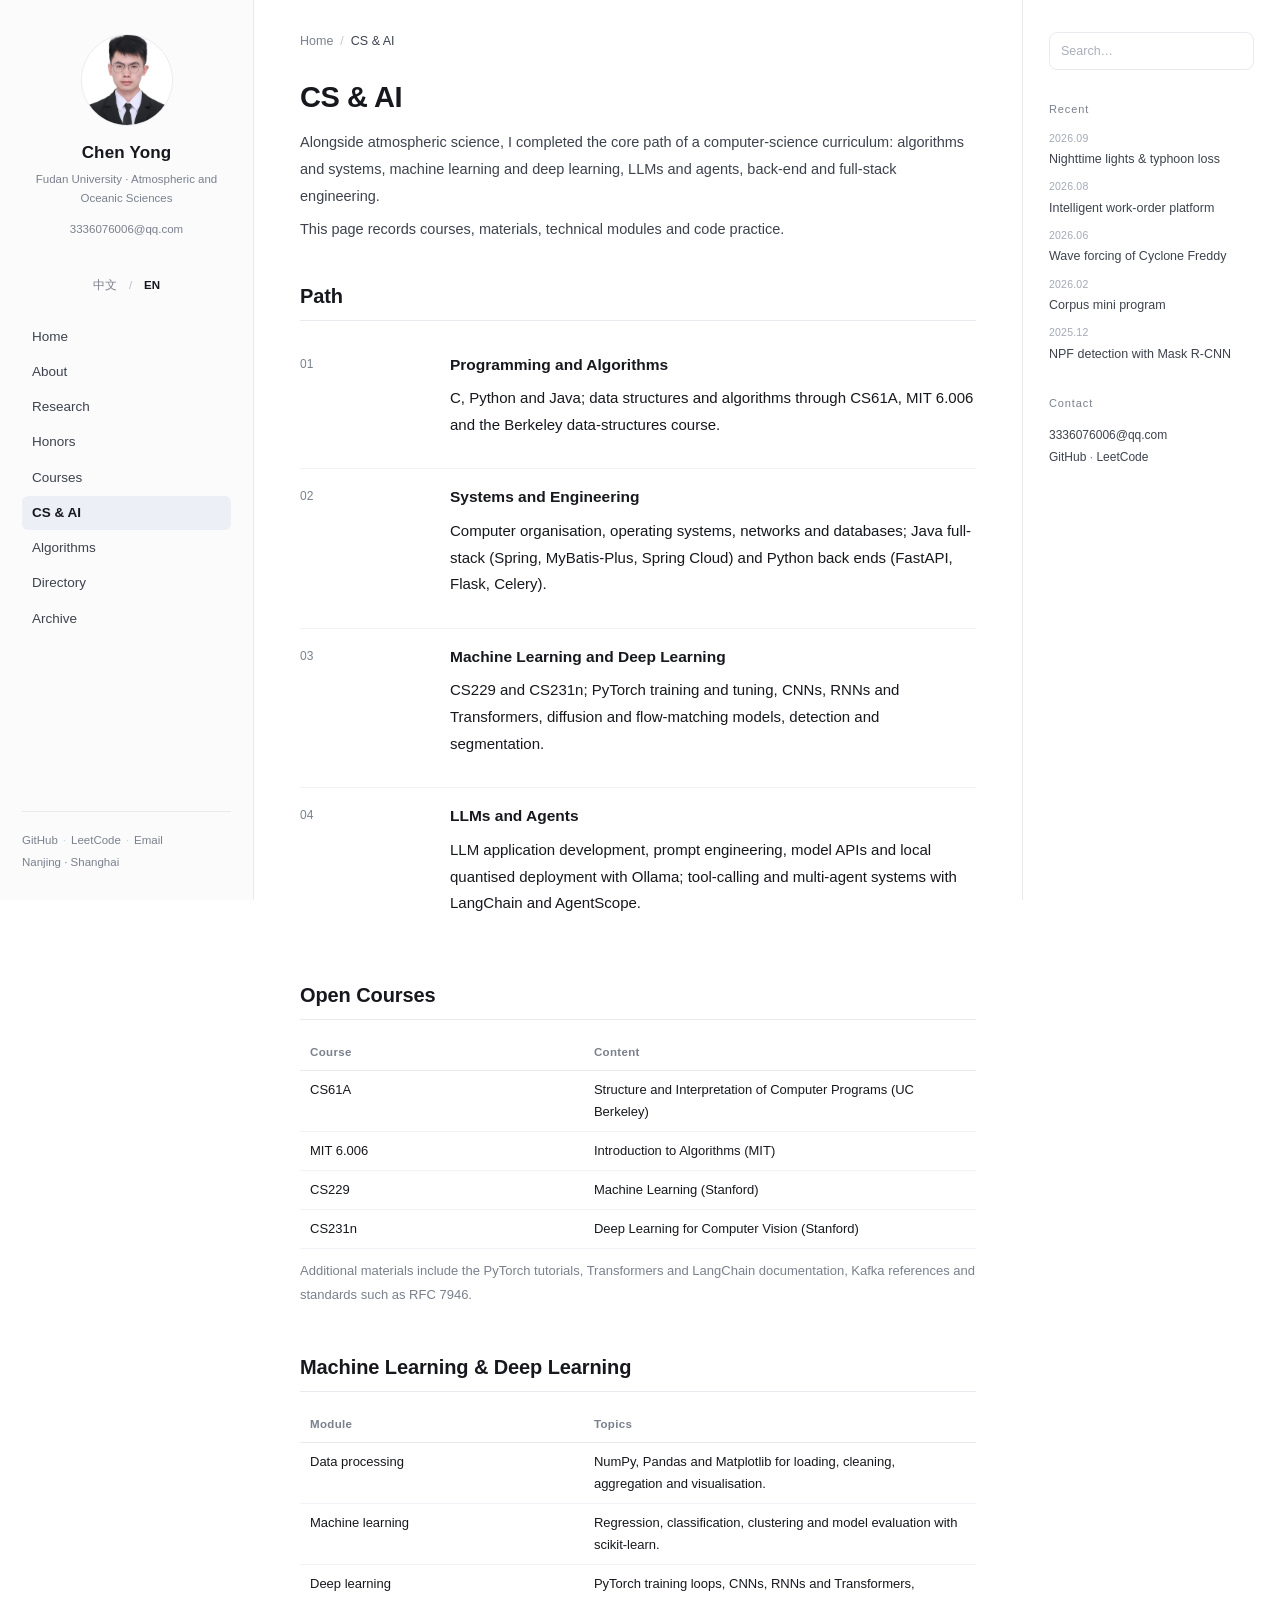
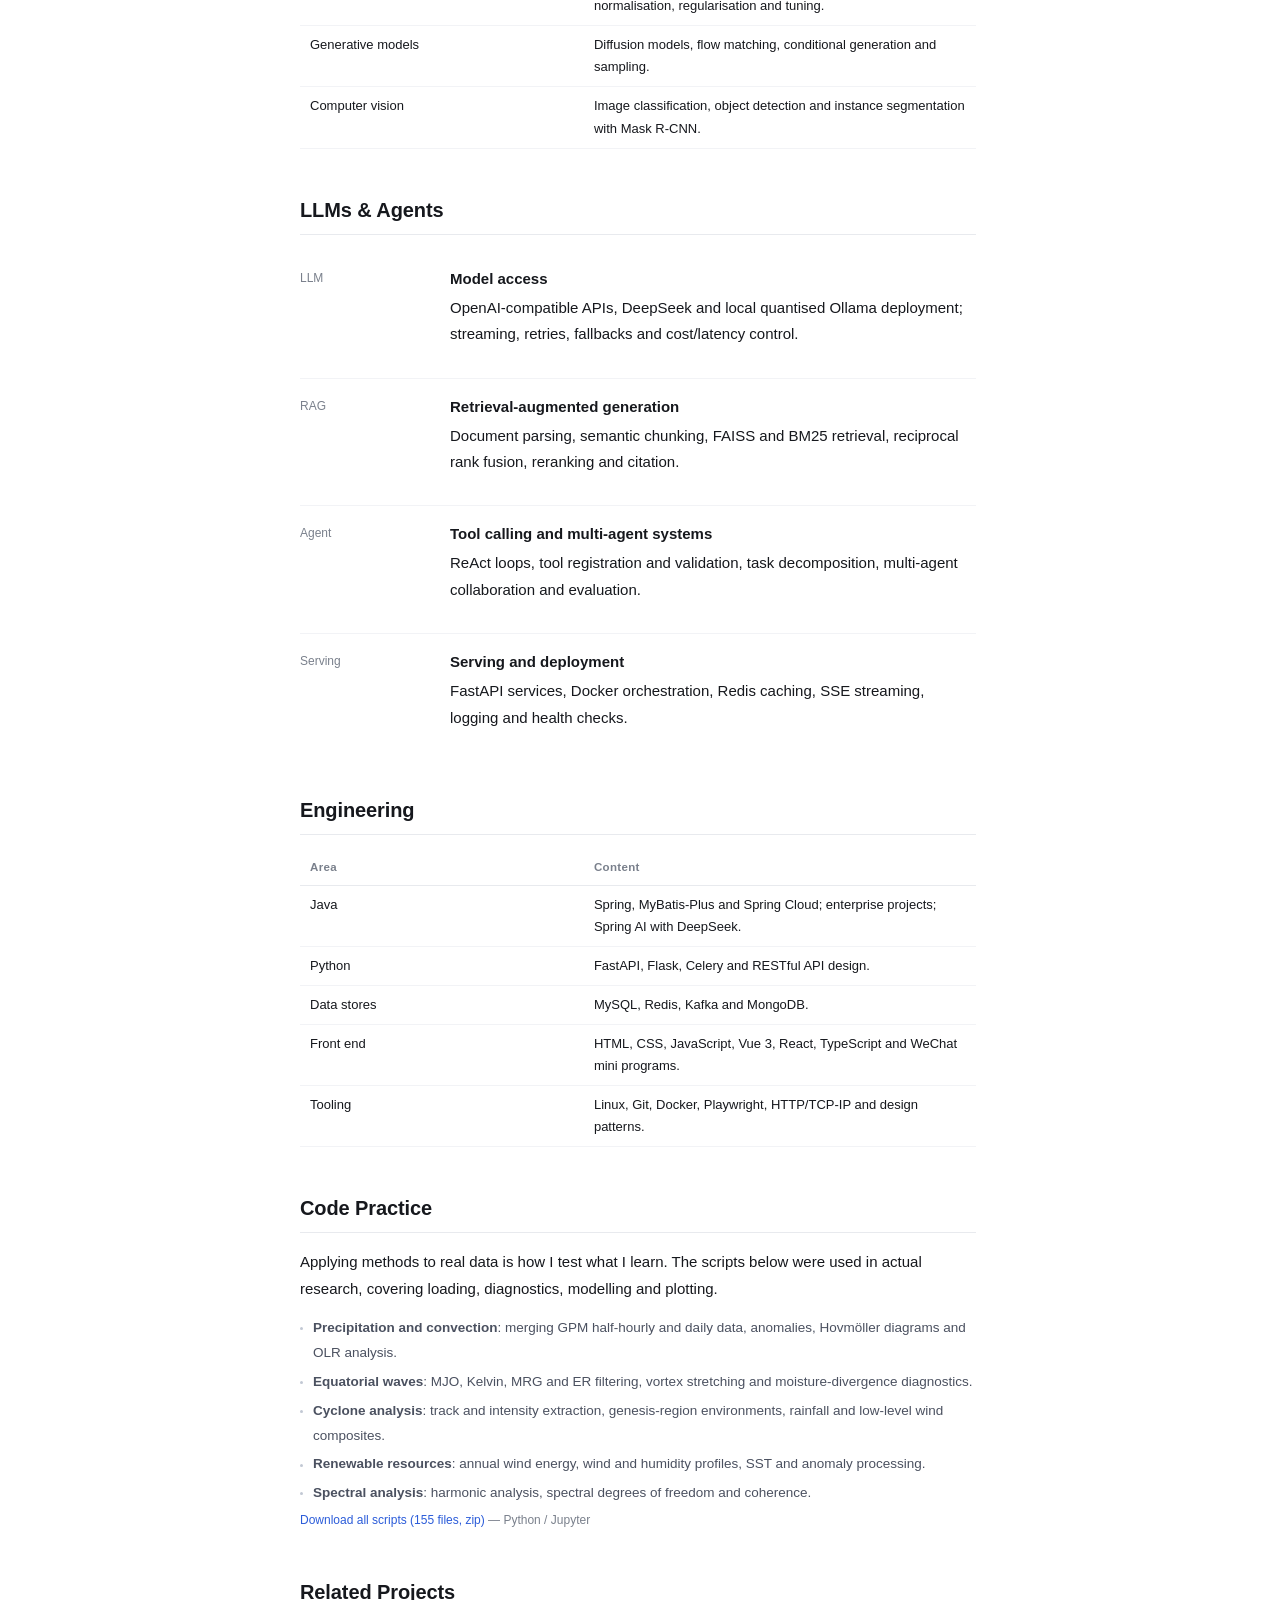
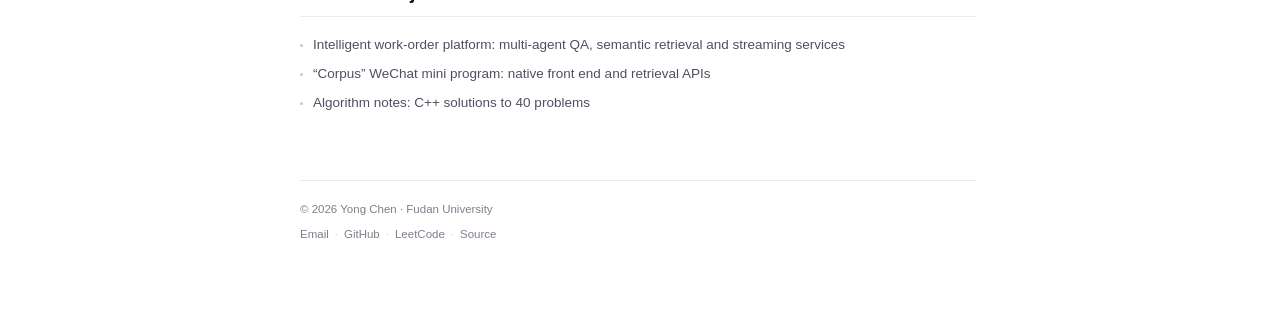
<file: csai.html>
<!DOCTYPE html>
<html lang="zh-CN" data-lang="zh">
<head>
<meta charset="utf-8">
<meta name="viewport" content="width=device-width, initial-scale=1">
<title>AI 与计算机 | 陈勇 | 陈勇</title>
<meta name="description" content="陈勇的计算机与人工智能技术栈：算法与系统基础、机器学习与深度学习、大模型与智能体、后端与全栈工程，以及大气科学 Python 代码实践。">
<link rel="canonical" href="https://CY18270852013.github.io/csai.html">
<link rel="stylesheet" href="assets/css/style.css">
</head>
<body data-title-zh="AI 与计算机 | 陈勇" data-title-en="CS & AI | Yong Chen">
<div class="shell">

<aside class="sidebar">
  <a class="side-top" href="index.html">
    <img class="avatar" src="assets/img/avatar.jpg" alt="陈勇">
    <div class="side-id">
      <div class="side-name"><span class="lang-zh">陈勇</span><span class="lang-en">Chen Yong</span></div>
      <div class="side-role"><span class="lang-zh">复旦大学 · 大气与海洋科学系</span><span class="lang-en">Fudan University · Atmospheric and Oceanic Sciences</span></div>
      <div class="side-mail">3336076006@qq.com</div>
    </div>
  </a>
  <div class="side-tools">
    <button class="lang-toggle" type="button" data-lang="zh" aria-pressed="true">中文</button>
    <span>/</span>
    <button class="lang-toggle" type="button" data-lang="en" aria-pressed="false">EN</button>
  </div>
  <nav class="sidenav"><a href="index.html"><span class="lang-zh">首页</span><span class="lang-en">Home</span></a><a href="about.html"><span class="lang-zh">自我介绍</span><span class="lang-en">About</span></a><a href="research.html"><span class="lang-zh">科研与项目</span><span class="lang-en">Research</span></a><a href="honors.html"><span class="lang-zh">荣誉与竞赛</span><span class="lang-en">Honors</span></a><a href="courses.html"><span class="lang-zh">课程体系</span><span class="lang-en">Courses</span></a><a href="csai.html" aria-current="page"><span class="lang-zh">AI 与计算机</span><span class="lang-en">CS & AI</span></a><a href="leetcode.html"><span class="lang-zh">算法题解</span><span class="lang-en">Algorithms</span></a><a href="directory.html"><span class="lang-zh">目录</span><span class="lang-en">Directory</span></a><a href="archive.html"><span class="lang-zh">归档</span><span class="lang-en">Archive</span></a></nav>
  <div class="side-foot">
    <a href="https://github.com/CY18270852013">GitHub</a><span class="sep">·</span><a href="https://leetcode.cn/u/cy20031127/">LeetCode</a><span class="sep">·</span><a href="mailto:3336076006@qq.com">Email</a>
    <br><span class="lang-zh">南京 · 上海</span><span class="lang-en">Nanjing · Shanghai</span>
  </div>
</aside>
<main class="main">
  <div class="content">
<nav class="crumb"><a href="index.html"><span class="lang-zh">首页</span><span class="lang-en">Home</span></a><span class="sep">/</span><span class="here"><span class="lang-zh">AI 与计算机</span><span class="lang-en">CS & AI</span></span></nav>
<h1><span class="lang-zh">AI 与计算机</span><span class="lang-en">CS & AI</span></h1>
<p class="lede"><span class="lang-zh">除了大气科学的专业课程，我按计算机专业的主干路径完成了系统训练：算法与系统基础、机器学习与深度学习、大模型与智能体、后端与全栈工程。每一项都以能写出、能跑通、能部署为标准。</span><span class="lang-en">Alongside atmospheric science, I completed the core path of a computer-science curriculum: algorithms and systems, machine learning and deep learning, LLMs and agents, back-end and full-stack engineering.</span></p>
<p class="lede"><span class="lang-zh">这一页记录课程、教材、技术模块与代码实践。</span><span class="lang-en">This page records courses, materials, technical modules and code practice.</span></p>
<h2><span class="lang-zh">学习路径</span><span class="lang-en">Path</span></h2>
<div class="entries"><div class="entry"><div class="when">01</div><div class="body"><h3><span class="lang-zh">编程与算法基础</span><span class="lang-en">Programming and Algorithms</span></h3><p><span class="lang-zh">C / Python / Java 三门语言，数据结构与算法，CS61A、MIT 6.006 与伯克利数据结构课程；以手写实现与复杂度分析为标准。</span><span class="lang-en">C, Python and Java; data structures and algorithms through CS61A, MIT 6.006 and the Berkeley data-structures course.</span></p></div></div><div class="entry"><div class="when">02</div><div class="body"><h3><span class="lang-zh">系统与工程基础</span><span class="lang-en">Systems and Engineering</span></h3><p><span class="lang-zh">计算机组成、操作系统、计算机网络、数据库；Java 全栈（Spring / MyBatis-Plus / Spring Cloud）与 Python 后端（FastAPI / Flask / Celery）。</span><span class="lang-en">Computer organisation, operating systems, networks and databases; Java full-stack (Spring, MyBatis-Plus, Spring Cloud) and Python back ends (FastAPI, Flask, Celery).</span></p></div></div><div class="entry"><div class="when">03</div><div class="body"><h3><span class="lang-zh">机器学习与深度学习</span><span class="lang-en">Machine Learning and Deep Learning</span></h3><p><span class="lang-zh">CS229 与 CS231n；PyTorch 训练与调参，CNN / RNN / Transformer，扩散与流匹配等生成模型，目标检测与实例分割。</span><span class="lang-en">CS229 and CS231n; PyTorch training and tuning, CNNs, RNNs and Transformers, diffusion and flow-matching models, detection and segmentation.</span></p></div></div><div class="entry"><div class="when">04</div><div class="body"><h3><span class="lang-zh">大模型与智能体</span><span class="lang-en">LLMs and Agents</span></h3><p><span class="lang-zh">大模型应用开发、Prompt Engineering、模型 API 与本地量化部署（Ollama）；LangChain 与 AgentScope 的工具调用型智能体、多智能体协作与检索增强生成。</span><span class="lang-en">LLM application development, prompt engineering, model APIs and local quantised deployment with Ollama; tool-calling and multi-agent systems with LangChain and AgentScope.</span></p></div></div></div>
<h2><span class="lang-zh">公开课</span><span class="lang-en">Open Courses</span></h2><div class="tablewrap"><table class="catalog">
<thead><tr><th><span class="lang-zh">课程</span><span class="lang-en">Course</span></th><th><span class="lang-zh">内容</span><span class="lang-en">Content</span></th></tr></thead>
<tbody>
<tr><td class="name">CS61A</td><td><span class="lang-zh">Structure and Interpretation of Computer Programs（UC Berkeley）</span><span class="lang-en">Structure and Interpretation of Computer Programs (UC Berkeley)</span></td></tr>
<tr><td class="name">MIT 6.006</td><td><span class="lang-zh">Introduction to Algorithms（MIT）</span><span class="lang-en">Introduction to Algorithms (MIT)</span></td></tr>
<tr><td class="name">CS229</td><td><span class="lang-zh">Machine Learning（Stanford）</span><span class="lang-en">Machine Learning (Stanford)</span></td></tr>
<tr><td class="name">CS231n</td><td><span class="lang-zh">Deep Learning for Computer Vision（Stanford）</span><span class="lang-en">Deep Learning for Computer Vision (Stanford)</span></td></tr>
</tbody></table></div>
<p class="note" style="margin-top:10px"><span class="lang-zh">教材与参考资料包括 PyTorch 官方教程、Transformers 文档、LangChain 文档、Kafka 相关专著与 RFC 7946 等标准文档。</span><span class="lang-en">Additional materials include the PyTorch tutorials, Transformers and LangChain documentation, Kafka references and standards such as RFC 7946.</span></p>
<h2><span class="lang-zh">机器学习与深度学习</span><span class="lang-en">Machine Learning & Deep Learning</span></h2><div class="tablewrap"><table class="catalog">
<thead><tr><th><span class="lang-zh">模块</span><span class="lang-en">Module</span></th><th><span class="lang-zh">主要内容</span><span class="lang-en">Topics</span></th></tr></thead>
<tbody>
<tr><td class="name"><span class="lang-zh">数据处理</span><span class="lang-en">Data processing</span></td><td><span class="lang-zh">NumPy、Pandas、Matplotlib；读取、清洗、聚合与可视化。</span><span class="lang-en">NumPy, Pandas and Matplotlib for loading, cleaning, aggregation and visualisation.</span></td></tr>
<tr><td class="name"><span class="lang-zh">机器学习</span><span class="lang-en">Machine learning</span></td><td><span class="lang-zh">回归、分类、聚类与模型评估；scikit-learn 实践。</span><span class="lang-en">Regression, classification, clustering and model evaluation with scikit-learn.</span></td></tr>
<tr><td class="name"><span class="lang-zh">深度学习</span><span class="lang-en">Deep learning</span></td><td><span class="lang-zh">PyTorch 训练流程、CNN / RNN / Transformer、归一化与正则化、调参。</span><span class="lang-en">PyTorch training loops, CNNs, RNNs and Transformers, normalisation, regularisation and tuning.</span></td></tr>
<tr><td class="name"><span class="lang-zh">生成模型</span><span class="lang-en">Generative models</span></td><td><span class="lang-zh">扩散模型、流匹配、条件生成与采样。</span><span class="lang-en">Diffusion models, flow matching, conditional generation and sampling.</span></td></tr>
<tr><td class="name"><span class="lang-zh">计算机视觉</span><span class="lang-en">Computer vision</span></td><td><span class="lang-zh">图像分类、目标检测与实例分割；Mask R-CNN 项目实践。</span><span class="lang-en">Image classification, object detection and instance segmentation with Mask R-CNN.</span></td></tr>
</tbody></table></div>
<h2><span class="lang-zh">大模型与智能体</span><span class="lang-en">LLMs & Agents</span></h2>
<div class="entries"><div class="entry"><div class="when">LLM</div><div class="body"><p class="title"><span class="lang-zh">模型接入与调用</span><span class="lang-en">Model access</span></p><p><span class="lang-zh">OpenAI 兼容接口、DeepSeek API、Ollama 本地量化部署；流式输出、重试与降级、成本与延迟控制。</span><span class="lang-en">OpenAI-compatible APIs, DeepSeek and local quantised Ollama deployment; streaming, retries, fallbacks and cost/latency control.</span></p></div></div><div class="entry"><div class="when">RAG</div><div class="body"><p class="title"><span class="lang-zh">检索增强生成</span><span class="lang-en">Retrieval-augmented generation</span></p><p><span class="lang-zh">文档解析、语义分块、向量检索（FAISS）与关键词检索（BM25）、倒数排名融合、重排序与引用溯源。</span><span class="lang-en">Document parsing, semantic chunking, FAISS and BM25 retrieval, reciprocal rank fusion, reranking and citation.</span></p></div></div><div class="entry"><div class="when">Agent</div><div class="body"><p class="title"><span class="lang-zh">工具调用与多智能体</span><span class="lang-en">Tool calling and multi-agent systems</span></p><p><span class="lang-zh">ReAct 循环、工具注册与参数校验、任务分解、多智能体协作与评测。</span><span class="lang-en">ReAct loops, tool registration and validation, task decomposition, multi-agent collaboration and evaluation.</span></p></div></div><div class="entry"><div class="when">Serving</div><div class="body"><p class="title"><span class="lang-zh">推理服务与部署</span><span class="lang-en">Serving and deployment</span></p><p><span class="lang-zh">FastAPI 服务化、Docker 编排、Redis 缓存、SSE 推流、日志与健康检查。</span><span class="lang-en">FastAPI services, Docker orchestration, Redis caching, SSE streaming, logging and health checks.</span></p></div></div></div>
<h2><span class="lang-zh">工程能力</span><span class="lang-en">Engineering</span></h2><div class="tablewrap"><table class="catalog">
<thead><tr><th><span class="lang-zh">方向</span><span class="lang-en">Area</span></th><th><span class="lang-zh">内容</span><span class="lang-en">Content</span></th></tr></thead>
<tbody>
<tr><td class="name">Java</td><td><span class="lang-zh">Spring / MyBatis-Plus / Spring Cloud，企业级项目实战；Spring AI + DeepSeek。</span><span class="lang-en">Spring, MyBatis-Plus and Spring Cloud; enterprise projects; Spring AI with DeepSeek.</span></td></tr>
<tr><td class="name">Python</td><td><span class="lang-zh">FastAPI、Flask、Celery 异步任务、RESTful API 设计。</span><span class="lang-en">FastAPI, Flask, Celery and RESTful API design.</span></td></tr>
<tr><td class="name"><span class="lang-zh">数据库与中间件</span><span class="lang-en">Data stores</span></td><td><span class="lang-zh">MySQL（基础 / 进阶 / 运维）、Redis、Kafka、MongoDB。</span><span class="lang-en">MySQL, Redis, Kafka and MongoDB.</span></td></tr>
<tr><td class="name"><span class="lang-zh">前端</span><span class="lang-en">Front end</span></td><td><span class="lang-zh">HTML / CSS / JavaScript、Vue 3、React、TypeScript、微信小程序。</span><span class="lang-en">HTML, CSS, JavaScript, Vue 3, React, TypeScript and WeChat mini programs.</span></td></tr>
<tr><td class="name"><span class="lang-zh">工程化</span><span class="lang-en">Tooling</span></td><td><span class="lang-zh">Linux、Git、Docker、Playwright、HTTP / TCP-IP、设计模式。</span><span class="lang-en">Linux, Git, Docker, Playwright, HTTP/TCP-IP and design patterns.</span></td></tr>
</tbody></table></div>
<h2><span class="lang-zh">代码实践</span><span class="lang-en">Code Practice</span></h2>
<p><span class="lang-zh">把方法用在真实数据上是检验学习的方式。以下脚本均在研究中实际运行，涵盖读取、诊断、建模与绘图。</span><span class="lang-en">Applying methods to real data is how I test what I learn. The scripts below were used in actual research, covering loading, diagnostics, modelling and plotting.</span></p>
<ul class="plain"><li><span class="lang-zh"><strong>降水与对流</strong>：GPM 半小时与逐日降水的合并、异常计算、Hovmöller 图与 OLR 分析。</span><span class="lang-en"><strong>Precipitation and convection</strong>: merging GPM half-hourly and daily data, anomalies, Hovmöller diagrams and OLR analysis.</span></li><li><span class="lang-zh"><strong>赤道波动诊断</strong>：MJO、Kelvin、MRG、ER 滤波，涡度拉伸与垂直积分水汽输送。</span><span class="lang-en"><strong>Equatorial waves</strong>: MJO, Kelvin, MRG and ER filtering, vortex stretching and moisture-divergence diagnostics.</span></li><li><span class="lang-zh"><strong>台风分析</strong>：路径与强度提取、生成区环境场、降水与 850 hPa 风场合成。</span><span class="lang-en"><strong>Cyclone analysis</strong>: track and intensity extraction, genesis-region environments, rainfall and low-level wind composites.</span></li><li><span class="lang-zh"><strong>新能源资源</strong>：年平均风能资源、风速与比湿剖面、SST 及异常场处理。</span><span class="lang-en"><strong>Renewable resources</strong>: annual wind energy, wind and humidity profiles, SST and anomaly processing.</span></li><li><span class="lang-zh"><strong>谱分析</strong>：调和分析、谱自由度估计与相干谱计算。</span><span class="lang-en"><strong>Spectral analysis</strong>: harmonic analysis, spectral degrees of freedom and coherence.</span></li></ul>
<p class="small-note"><a href="assets/files/csai/atmospheric-python-scripts.zip" download><span class="lang-zh">下载全部脚本（155 个文件，zip）</span><span class="lang-en">Download all scripts (155 files, zip)</span></a> — <span class="lang-zh">Python / Jupyter</span><span class="lang-en">Python / Jupyter</span></p>
<h2><span class="lang-zh">相关项目</span><span class="lang-en">Related Projects</span></h2><ul class="plain"><li><span class="lang-zh"><a href="research.html#workorder">智能工单处置分析平台</a>：多智能体问答、语义检索与流式服务</span><span class="lang-en">Intelligent work-order platform: multi-agent QA, semantic retrieval and streaming services</span></li><li><span class="lang-zh"><a href="research.html#corpus">“知道 Corpus” 微信小程序</a>：原生前端与检索接口</span><span class="lang-en">“Corpus” WeChat mini program: native front end and retrieval APIs</span></li><li><span class="lang-zh"><a href="leetcode.html">算法题解</a>：40 道题的 C++ 实现与源码</span><span class="lang-en">Algorithm notes: C++ solutions to 40 problems</span></li></ul>
    <footer class="foot">
      <p>© 2026 <span class="lang-zh">陈勇 · 复旦大学大气与海洋科学系</span><span class="lang-en">Yong Chen · Fudan University</span></p>
      <p><a href="mailto:3336076006@qq.com">Email</a><span class="sep">·</span><a href="https://github.com/CY18270852013">GitHub</a><span class="sep">·</span><a href="https://leetcode.cn/u/cy20031127/">LeetCode</a><span class="sep">·</span><a href="https://github.com/CY18270852013/CY18270852013.github.io"><span class="lang-zh">本站源码</span><span class="lang-en">Source</span></a></p>
    </footer>
  </div>
</main>

<aside class="rail">
  <form class="search" action="search.html" method="get" role="search">
    <input type="search" name="q" placeholder="搜索…" data-ph-zh="搜索…" data-ph-en="Search…" aria-label="站内搜索">
  </form>
  <div class="rail-block">
    <div class="rail-title"><span class="lang-zh">最近更新</span><span class="lang-en">Recent</span></div>
    <ul class="recent"><li><span class="rdate">2026.09</span><a href="research.html#led"><span class="lang-zh">夜间灯光遥感与台风经济损失评估</span><span class="lang-en">Nighttime lights & typhoon loss</span></a></li><li><span class="rdate">2026.08</span><a href="research.html#workorder"><span class="lang-zh">智能工单处置分析平台</span><span class="lang-en">Intelligent work-order platform</span></a></li><li><span class="rdate">2026.06</span><a href="research.html#freddy"><span class="lang-zh">热带气旋 Freddy 的波动作用</span><span class="lang-en">Wave forcing of Cyclone Freddy</span></a></li><li><span class="rdate">2026.02</span><a href="research.html#corpus"><span class="lang-zh">“知道 Corpus” 小程序</span><span class="lang-en">Corpus mini program</span></a></li><li><span class="rdate">2025.12</span><a href="research.html#masknpf"><span class="lang-zh">机器学习识别大气新粒子生成</span><span class="lang-en">NPF detection with Mask R-CNN</span></a></li></ul>
  </div>
  <div class="rail-block">
    <div class="rail-title"><span class="lang-zh">联系</span><span class="lang-en">Contact</span></div>
    <p class="rail-text"><a href="mailto:3336076006@qq.com">3336076006@qq.com</a></p>
    <p class="rail-text"><a href="https://github.com/CY18270852013">GitHub</a> · <a href="https://leetcode.cn/u/cy20031127/">LeetCode</a></p>
  </div>
</aside>
</div>
<script src="assets/js/site.js"></script>
</body>
</html>
</file>
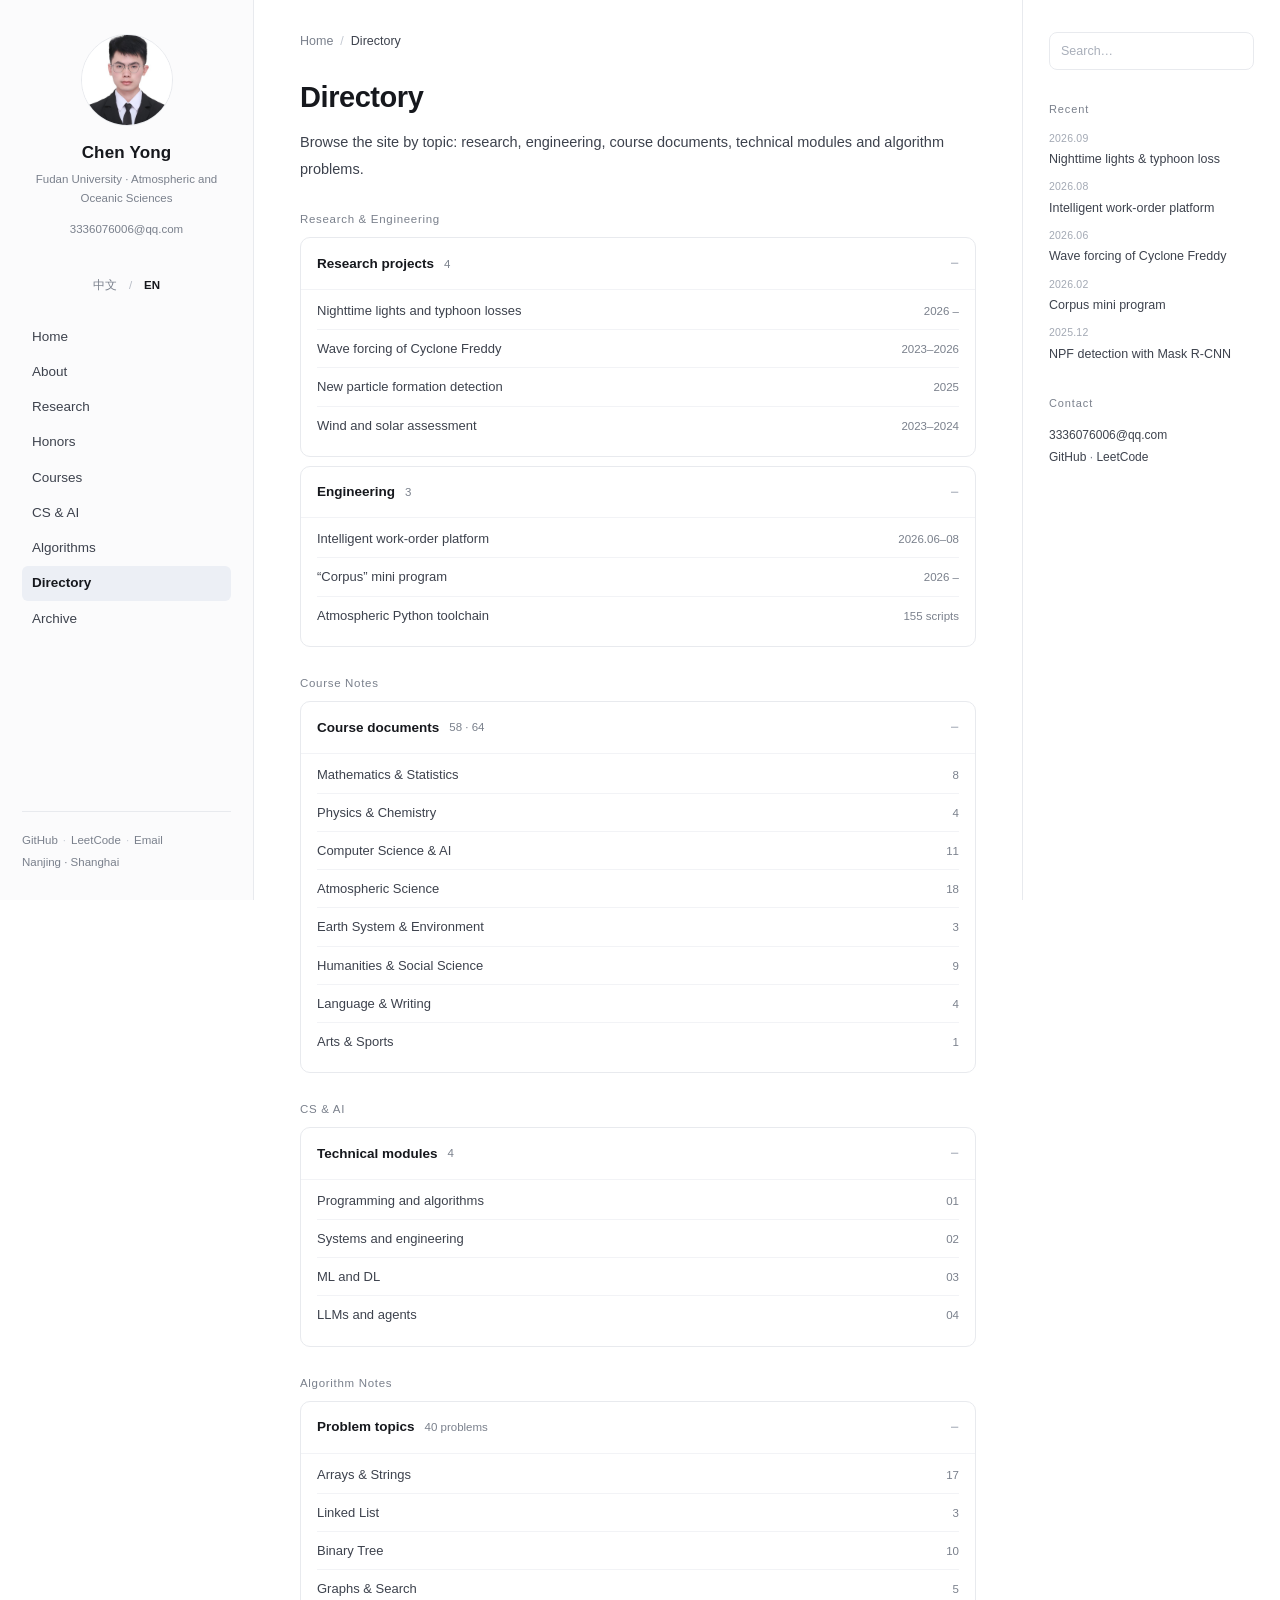
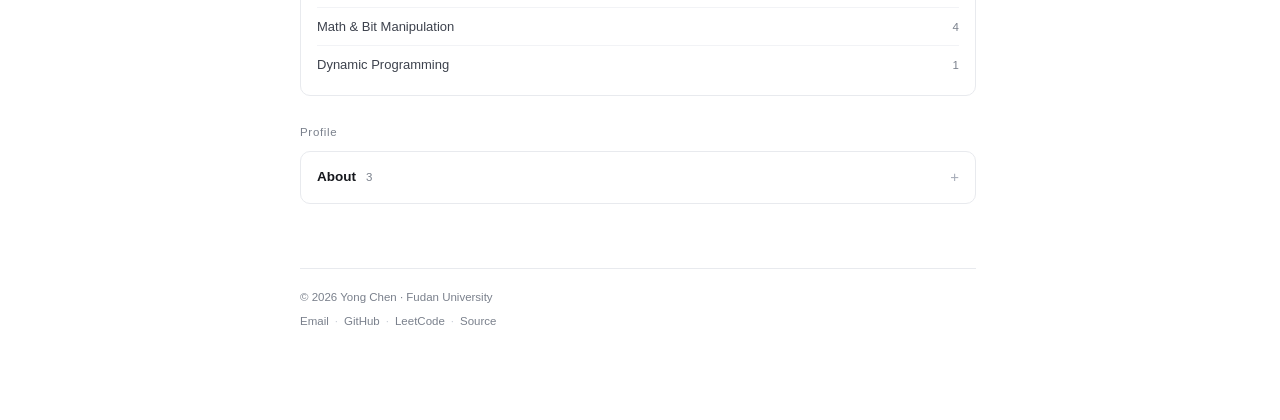
<file: directory.html>
<!DOCTYPE html>
<html lang="zh-CN" data-lang="zh">
<head>
<meta charset="utf-8">
<meta name="viewport" content="width=device-width, initial-scale=1">
<title>目录 | 陈勇 | 陈勇</title>
<meta name="description" content="陈勇个人网站的目录：科研项目、工程作品、课程知识体系、AI 与计算机模块、算法题解。">
<link rel="canonical" href="https://CY18270852013.github.io/directory.html">
<link rel="stylesheet" href="assets/css/style.css">
</head>
<body data-title-zh="目录 | 陈勇" data-title-en="Directory | Yong Chen">
<div class="shell">

<aside class="sidebar">
  <a class="side-top" href="index.html">
    <img class="avatar" src="assets/img/avatar.jpg" alt="陈勇">
    <div class="side-id">
      <div class="side-name"><span class="lang-zh">陈勇</span><span class="lang-en">Chen Yong</span></div>
      <div class="side-role"><span class="lang-zh">复旦大学 · 大气与海洋科学系</span><span class="lang-en">Fudan University · Atmospheric and Oceanic Sciences</span></div>
      <div class="side-mail">3336076006@qq.com</div>
    </div>
  </a>
  <div class="side-tools">
    <button class="lang-toggle" type="button" data-lang="zh" aria-pressed="true">中文</button>
    <span>/</span>
    <button class="lang-toggle" type="button" data-lang="en" aria-pressed="false">EN</button>
  </div>
  <nav class="sidenav"><a href="index.html"><span class="lang-zh">首页</span><span class="lang-en">Home</span></a><a href="about.html"><span class="lang-zh">自我介绍</span><span class="lang-en">About</span></a><a href="research.html"><span class="lang-zh">科研与项目</span><span class="lang-en">Research</span></a><a href="honors.html"><span class="lang-zh">荣誉与竞赛</span><span class="lang-en">Honors</span></a><a href="courses.html"><span class="lang-zh">课程体系</span><span class="lang-en">Courses</span></a><a href="csai.html"><span class="lang-zh">AI 与计算机</span><span class="lang-en">CS & AI</span></a><a href="leetcode.html"><span class="lang-zh">算法题解</span><span class="lang-en">Algorithms</span></a><a href="directory.html" aria-current="page"><span class="lang-zh">目录</span><span class="lang-en">Directory</span></a><a href="archive.html"><span class="lang-zh">归档</span><span class="lang-en">Archive</span></a></nav>
  <div class="side-foot">
    <a href="https://github.com/CY18270852013">GitHub</a><span class="sep">·</span><a href="https://leetcode.cn/u/cy20031127/">LeetCode</a><span class="sep">·</span><a href="mailto:3336076006@qq.com">Email</a>
    <br><span class="lang-zh">南京 · 上海</span><span class="lang-en">Nanjing · Shanghai</span>
  </div>
</aside>
<main class="main">
  <div class="content">
<nav class="crumb"><a href="index.html"><span class="lang-zh">首页</span><span class="lang-en">Home</span></a><span class="sep">/</span><span class="here"><span class="lang-zh">目录</span><span class="lang-en">Directory</span></span></nav>
<h1><span class="lang-zh">目录</span><span class="lang-en">Directory</span></h1>
<p class="lede"><span class="lang-zh">按主题浏览全站内容：研究、工程、课程文档、技术模块与算法题。</span><span class="lang-en">Browse the site by topic: research, engineering, course documents, technical modules and algorithm problems.</span></p>
<p class="group-title"><span class="lang-zh">研究与工程</span><span class="lang-en">Research & Engineering</span></p>
<details class="topic" open><summary><span class="lang-zh">科研项目</span><span class="lang-en">Research projects</span><span class="count"><span class="lang-zh">4 项</span><span class="lang-en">4</span></span></summary><div class="topic-body"><div class="dir-row"><a href="research.html#led"><span class="lang-zh">夜间灯光遥感与台风经济损失评估</span><span class="lang-en">Nighttime lights and typhoon losses</span></a><span class="cnt"><span class="lang-zh">2026 –</span><span class="lang-en">2026 –</span></span></div><div class="dir-row"><a href="research.html#freddy"><span class="lang-zh">热带气旋 Freddy 的波动作用</span><span class="lang-en">Wave forcing of Cyclone Freddy</span></a><span class="cnt"><span class="lang-zh">2023–2026</span><span class="lang-en">2023–2026</span></span></div><div class="dir-row"><a href="research.html#masknpf"><span class="lang-zh">大气新粒子生成检测</span><span class="lang-en">New particle formation detection</span></a><span class="cnt"><span class="lang-zh">2025</span><span class="lang-en">2025</span></span></div><div class="dir-row"><a href="research.html#renewable"><span class="lang-zh">风能太阳能资源评估</span><span class="lang-en">Wind and solar assessment</span></a><span class="cnt"><span class="lang-zh">2023–2024</span><span class="lang-en">2023–2024</span></span></div></div></details>
<details class="topic" open><summary><span class="lang-zh">工程作品</span><span class="lang-en">Engineering</span><span class="count"><span class="lang-zh">3 项</span><span class="lang-en">3</span></span></summary><div class="topic-body"><div class="dir-row"><a href="research.html#workorder"><span class="lang-zh">智能工单处置分析平台</span><span class="lang-en">Intelligent work-order platform</span></a><span class="cnt"><span class="lang-zh">2026.06–08</span><span class="lang-en">2026.06–08</span></span></div><div class="dir-row"><a href="research.html#corpus"><span class="lang-zh">“知道 Corpus” 小程序</span><span class="lang-en">“Corpus” mini program</span></a><span class="cnt"><span class="lang-zh">2026 –</span><span class="lang-en">2026 –</span></span></div><div class="dir-row"><a href="research.html#scripts"><span class="lang-zh">大气科学 Python 工具链</span><span class="lang-en">Atmospheric Python toolchain</span></a><span class="cnt"><span class="lang-zh">155 个脚本</span><span class="lang-en">155 scripts</span></span></div></div></details>
<p class="group-title"><span class="lang-zh">课程知识体系</span><span class="lang-en">Course Notes</span></p>
<details class="topic" open><summary><span class="lang-zh">课程文档</span><span class="lang-en">Course documents</span><span class="count"><span class="lang-zh">58 门 · 64 份</span><span class="lang-en">58 · 64</span></span></summary><div class="topic-body"><div class="dir-row"><a href="courses.html#math"><span class="lang-zh">数学与统计</span><span class="lang-en">Mathematics & Statistics</span></a><span class="cnt"><span class="lang-zh">8 门</span><span class="lang-en">8</span></span></div><div class="dir-row"><a href="courses.html#phys"><span class="lang-zh">物理与化学</span><span class="lang-en">Physics & Chemistry</span></a><span class="cnt"><span class="lang-zh">4 门</span><span class="lang-en">4</span></span></div><div class="dir-row"><a href="courses.html#cs"><span class="lang-zh">计算机与人工智能</span><span class="lang-en">Computer Science & AI</span></a><span class="cnt"><span class="lang-zh">11 门</span><span class="lang-en">11</span></span></div><div class="dir-row"><a href="courses.html#atmo"><span class="lang-zh">大气科学专业核心</span><span class="lang-en">Atmospheric Science</span></a><span class="cnt"><span class="lang-zh">18 门</span><span class="lang-en">18</span></span></div><div class="dir-row"><a href="courses.html#earth"><span class="lang-zh">地球系统与环境</span><span class="lang-en">Earth System & Environment</span></a><span class="cnt"><span class="lang-zh">3 门</span><span class="lang-en">3</span></span></div><div class="dir-row"><a href="courses.html#hum"><span class="lang-zh">思政与人文社科</span><span class="lang-en">Humanities & Social Science</span></a><span class="cnt"><span class="lang-zh">9 门</span><span class="lang-en">9</span></span></div><div class="dir-row"><a href="courses.html#lang"><span class="lang-zh">语言与写作</span><span class="lang-en">Language & Writing</span></a><span class="cnt"><span class="lang-zh">4 门</span><span class="lang-en">4</span></span></div><div class="dir-row"><a href="courses.html#art"><span class="lang-zh">艺术与体育</span><span class="lang-en">Arts & Sports</span></a><span class="cnt"><span class="lang-zh">1 门</span><span class="lang-en">1</span></span></div></div></details>
<p class="group-title"><span class="lang-zh">AI 与计算机</span><span class="lang-en">CS & AI</span></p>
<details class="topic" open><summary><span class="lang-zh">技术模块</span><span class="lang-en">Technical modules</span><span class="count"><span class="lang-zh">4 个</span><span class="lang-en">4</span></span></summary><div class="topic-body"><div class="dir-row"><a href="csai.html"><span class="lang-zh">编程与算法基础</span><span class="lang-en">Programming and algorithms</span></a><span class="cnt"><span class="lang-zh">路径 01</span><span class="lang-en">01</span></span></div><div class="dir-row"><a href="csai.html"><span class="lang-zh">系统与工程基础</span><span class="lang-en">Systems and engineering</span></a><span class="cnt"><span class="lang-zh">路径 02</span><span class="lang-en">02</span></span></div><div class="dir-row"><a href="csai.html"><span class="lang-zh">机器学习与深度学习</span><span class="lang-en">ML and DL</span></a><span class="cnt"><span class="lang-zh">路径 03</span><span class="lang-en">03</span></span></div><div class="dir-row"><a href="csai.html"><span class="lang-zh">大模型与智能体</span><span class="lang-en">LLMs and agents</span></a><span class="cnt"><span class="lang-zh">路径 04</span><span class="lang-en">04</span></span></div></div></details>
<p class="group-title"><span class="lang-zh">算法题解</span><span class="lang-en">Algorithm Notes</span></p>
<details class="topic" open><summary><span class="lang-zh">题目分类</span><span class="lang-en">Problem topics</span><span class="count"><span class="lang-zh">40 题</span><span class="lang-en">40 problems</span></span></summary><div class="topic-body"><div class="dir-row"><a href="leetcode.html"><span class="lang-zh">数组与字符串</span><span class="lang-en">Arrays & Strings</span></a><span class="cnt"><span class="lang-zh">17 题</span><span class="lang-en">17</span></span></div><div class="dir-row"><a href="leetcode.html"><span class="lang-zh">链表</span><span class="lang-en">Linked List</span></a><span class="cnt"><span class="lang-zh">3 题</span><span class="lang-en">3</span></span></div><div class="dir-row"><a href="leetcode.html"><span class="lang-zh">二叉树</span><span class="lang-en">Binary Tree</span></a><span class="cnt"><span class="lang-zh">10 题</span><span class="lang-en">10</span></span></div><div class="dir-row"><a href="leetcode.html"><span class="lang-zh">图与搜索</span><span class="lang-en">Graphs & Search</span></a><span class="cnt"><span class="lang-zh">5 题</span><span class="lang-en">5</span></span></div><div class="dir-row"><a href="leetcode.html"><span class="lang-zh">数学与位运算</span><span class="lang-en">Math & Bit Manipulation</span></a><span class="cnt"><span class="lang-zh">4 题</span><span class="lang-en">4</span></span></div><div class="dir-row"><a href="leetcode.html"><span class="lang-zh">动态规划</span><span class="lang-en">Dynamic Programming</span></a><span class="cnt"><span class="lang-zh">1 题</span><span class="lang-en">1</span></span></div></div></details>
<p class="group-title"><span class="lang-zh">个人资料</span><span class="lang-en">Profile</span></p>
<details class="topic"><summary><span class="lang-zh">关于我</span><span class="lang-en">About</span><span class="count"><span class="lang-zh">3 项</span><span class="lang-en">3</span></span></summary><div class="topic-body"><div class="dir-row"><a href="about.html"><span class="lang-zh">自我介绍</span><span class="lang-en">About me</span></a><span class="cnt"></span></div><div class="dir-row"><a href="honors.html"><span class="lang-zh">荣誉与竞赛</span><span class="lang-en">Honours</span></a><span class="cnt"></span></div><div class="dir-row"><a href="archive.html"><span class="lang-zh">归档</span><span class="lang-en">Archive</span></a><span class="cnt"></span></div></div></details>
    <footer class="foot">
      <p>© 2026 <span class="lang-zh">陈勇 · 复旦大学大气与海洋科学系</span><span class="lang-en">Yong Chen · Fudan University</span></p>
      <p><a href="mailto:3336076006@qq.com">Email</a><span class="sep">·</span><a href="https://github.com/CY18270852013">GitHub</a><span class="sep">·</span><a href="https://leetcode.cn/u/cy20031127/">LeetCode</a><span class="sep">·</span><a href="https://github.com/CY18270852013/CY18270852013.github.io"><span class="lang-zh">本站源码</span><span class="lang-en">Source</span></a></p>
    </footer>
  </div>
</main>

<aside class="rail">
  <form class="search" action="search.html" method="get" role="search">
    <input type="search" name="q" placeholder="搜索…" data-ph-zh="搜索…" data-ph-en="Search…" aria-label="站内搜索">
  </form>
  <div class="rail-block">
    <div class="rail-title"><span class="lang-zh">最近更新</span><span class="lang-en">Recent</span></div>
    <ul class="recent"><li><span class="rdate">2026.09</span><a href="research.html#led"><span class="lang-zh">夜间灯光遥感与台风经济损失评估</span><span class="lang-en">Nighttime lights & typhoon loss</span></a></li><li><span class="rdate">2026.08</span><a href="research.html#workorder"><span class="lang-zh">智能工单处置分析平台</span><span class="lang-en">Intelligent work-order platform</span></a></li><li><span class="rdate">2026.06</span><a href="research.html#freddy"><span class="lang-zh">热带气旋 Freddy 的波动作用</span><span class="lang-en">Wave forcing of Cyclone Freddy</span></a></li><li><span class="rdate">2026.02</span><a href="research.html#corpus"><span class="lang-zh">“知道 Corpus” 小程序</span><span class="lang-en">Corpus mini program</span></a></li><li><span class="rdate">2025.12</span><a href="research.html#masknpf"><span class="lang-zh">机器学习识别大气新粒子生成</span><span class="lang-en">NPF detection with Mask R-CNN</span></a></li></ul>
  </div>
  <div class="rail-block">
    <div class="rail-title"><span class="lang-zh">联系</span><span class="lang-en">Contact</span></div>
    <p class="rail-text"><a href="mailto:3336076006@qq.com">3336076006@qq.com</a></p>
    <p class="rail-text"><a href="https://github.com/CY18270852013">GitHub</a> · <a href="https://leetcode.cn/u/cy20031127/">LeetCode</a></p>
  </div>
</aside>
</div>
<script src="assets/js/site.js"></script>
</body>
</html>
</file>
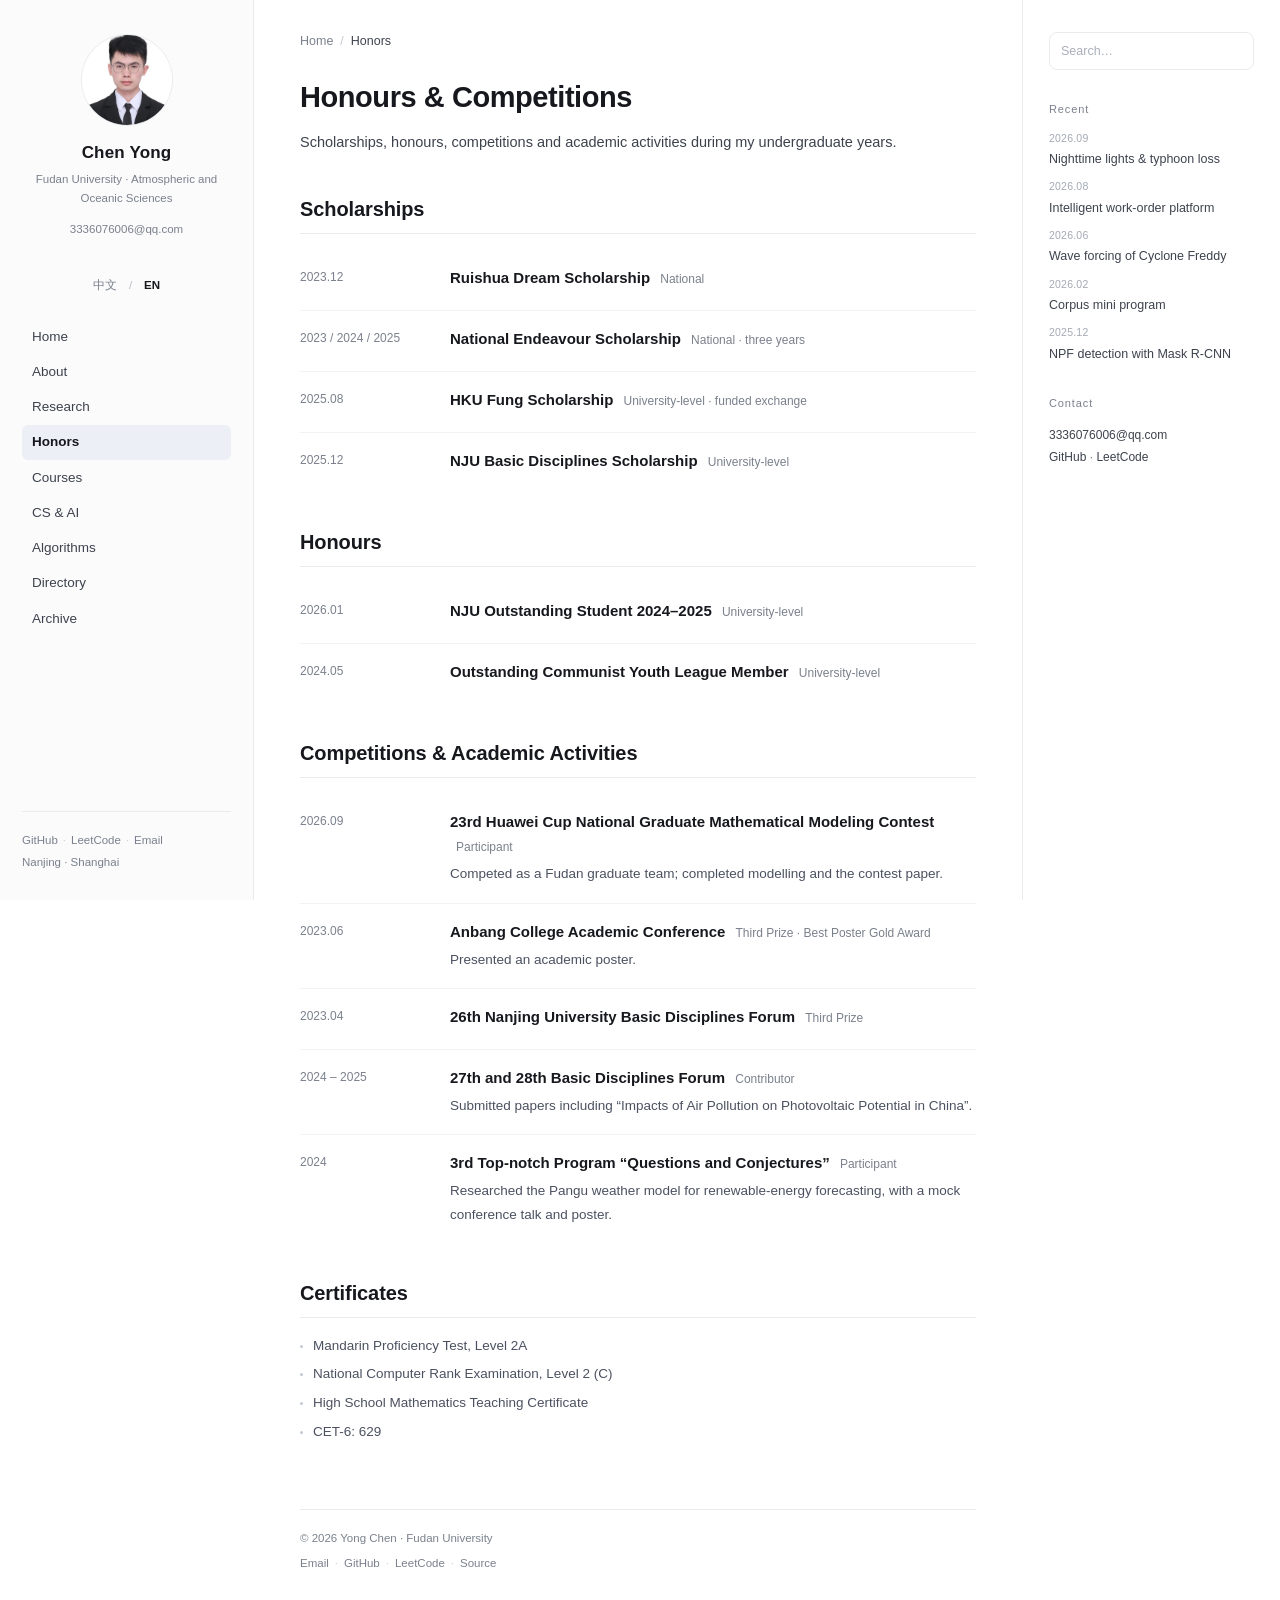
<file: honors.html>
<!DOCTYPE html>
<html lang="zh-CN" data-lang="zh">
<head>
<meta charset="utf-8">
<meta name="viewport" content="width=device-width, initial-scale=1">
<title>荣誉与竞赛 | 陈勇 | 陈勇</title>
<meta name="description" content="陈勇的奖学金、荣誉称号、竞赛与学术活动记录。">
<link rel="canonical" href="https://CY18270852013.github.io/honors.html">
<link rel="stylesheet" href="assets/css/style.css">
</head>
<body data-title-zh="荣誉与竞赛 | 陈勇" data-title-en="Honours | Yong Chen">
<div class="shell">

<aside class="sidebar">
  <a class="side-top" href="index.html">
    <img class="avatar" src="assets/img/avatar.jpg" alt="陈勇">
    <div class="side-id">
      <div class="side-name"><span class="lang-zh">陈勇</span><span class="lang-en">Chen Yong</span></div>
      <div class="side-role"><span class="lang-zh">复旦大学 · 大气与海洋科学系</span><span class="lang-en">Fudan University · Atmospheric and Oceanic Sciences</span></div>
      <div class="side-mail">3336076006@qq.com</div>
    </div>
  </a>
  <div class="side-tools">
    <button class="lang-toggle" type="button" data-lang="zh" aria-pressed="true">中文</button>
    <span>/</span>
    <button class="lang-toggle" type="button" data-lang="en" aria-pressed="false">EN</button>
  </div>
  <nav class="sidenav"><a href="index.html"><span class="lang-zh">首页</span><span class="lang-en">Home</span></a><a href="about.html"><span class="lang-zh">自我介绍</span><span class="lang-en">About</span></a><a href="research.html"><span class="lang-zh">科研与项目</span><span class="lang-en">Research</span></a><a href="honors.html" aria-current="page"><span class="lang-zh">荣誉与竞赛</span><span class="lang-en">Honors</span></a><a href="courses.html"><span class="lang-zh">课程体系</span><span class="lang-en">Courses</span></a><a href="csai.html"><span class="lang-zh">AI 与计算机</span><span class="lang-en">CS & AI</span></a><a href="leetcode.html"><span class="lang-zh">算法题解</span><span class="lang-en">Algorithms</span></a><a href="directory.html"><span class="lang-zh">目录</span><span class="lang-en">Directory</span></a><a href="archive.html"><span class="lang-zh">归档</span><span class="lang-en">Archive</span></a></nav>
  <div class="side-foot">
    <a href="https://github.com/CY18270852013">GitHub</a><span class="sep">·</span><a href="https://leetcode.cn/u/cy20031127/">LeetCode</a><span class="sep">·</span><a href="mailto:3336076006@qq.com">Email</a>
    <br><span class="lang-zh">南京 · 上海</span><span class="lang-en">Nanjing · Shanghai</span>
  </div>
</aside>
<main class="main">
  <div class="content">
<nav class="crumb"><a href="index.html"><span class="lang-zh">首页</span><span class="lang-en">Home</span></a><span class="sep">/</span><span class="here"><span class="lang-zh">荣誉与竞赛</span><span class="lang-en">Honors</span></span></nav>
<h1><span class="lang-zh">荣誉与竞赛</span><span class="lang-en">Honours & Competitions</span></h1>
<p class="lede"><span class="lang-zh">本科期间获国家级与校级奖学金，参与学科竞赛与学术活动。以下按类别与时间排列。</span><span class="lang-en">Scholarships, honours, competitions and academic activities during my undergraduate years.</span></p>
<h2><span class="lang-zh">奖学金</span><span class="lang-en">Scholarships</span></h2>
<div class="entries"><div class="entry"><div class="when">2023.12</div><div class="body"><p class="title"><span class="lang-zh">瑞华圆梦奖学金</span><span class="lang-en">Ruishua Dream Scholarship</span> <span class="role"><span class="lang-zh">国家级</span><span class="lang-en">National</span></span></p></div></div><div class="entry"><div class="when">2023 / 2024 / 2025</div><div class="body"><p class="title"><span class="lang-zh">国家励志奖学金</span><span class="lang-en">National Endeavour Scholarship</span> <span class="role"><span class="lang-zh">国家级 · 连续三年</span><span class="lang-en">National · three years</span></span></p></div></div><div class="entry"><div class="when">2025.08</div><div class="body"><p class="title"><span class="lang-zh">香港大学冯氏奖学金</span><span class="lang-en">HKU Fung Scholarship</span> <span class="role"><span class="lang-zh">校级 · 资助交换学习</span><span class="lang-en">University-level · funded exchange</span></span></p></div></div><div class="entry"><div class="when">2025.12</div><div class="body"><p class="title"><span class="lang-zh">南京大学本科生基础学科专项奖学金</span><span class="lang-en">NJU Basic Disciplines Scholarship</span> <span class="role"><span class="lang-zh">校级</span><span class="lang-en">University-level</span></span></p></div></div></div>
<h2><span class="lang-zh">荣誉称号</span><span class="lang-en">Honours</span></h2>
<div class="entries"><div class="entry"><div class="when">2026.01</div><div class="body"><p class="title"><span class="lang-zh">南京大学 2024–2025 年度优秀学生</span><span class="lang-en">NJU Outstanding Student 2024–2025</span> <span class="role"><span class="lang-zh">校级</span><span class="lang-en">University-level</span></span></p></div></div><div class="entry"><div class="when">2024.05</div><div class="body"><p class="title"><span class="lang-zh">南京大学五四评优 “优秀共青团员”</span><span class="lang-en">Outstanding Communist Youth League Member</span> <span class="role"><span class="lang-zh">校级</span><span class="lang-en">University-level</span></span></p></div></div></div>
<h2><span class="lang-zh">竞赛与学术活动</span><span class="lang-en">Competitions & Academic Activities</span></h2>
<div class="entries"><div class="entry"><div class="when">2026.09</div><div class="body"><p class="title"><span class="lang-zh">第二十三届 “华为杯” 中国研究生数学建模竞赛</span><span class="lang-en">23rd Huawei Cup National Graduate Mathematical Modeling Contest</span> <span class="role"><span class="lang-zh">参赛</span><span class="lang-en">Participant</span></span></p><p class="desc"><span class="lang-zh">以复旦大学研究生身份组队参赛，完成赛题建模与论文撰写。</span><span class="lang-en">Competed as a Fudan graduate team; completed modelling and the contest paper.</span></p></div></div><div class="entry"><div class="when">2023.06</div><div class="body"><p class="title"><span class="lang-zh">安邦书院学术会议</span><span class="lang-en">Anbang College Academic Conference</span> <span class="role"><span class="lang-zh">三等奖 · 最佳海报金奖</span><span class="lang-en">Third Prize · Best Poster Gold Award</span></span></p><p class="desc"><span class="lang-zh">提交学术海报并做展示。</span><span class="lang-en">Presented an academic poster.</span></p></div></div><div class="entry"><div class="when">2023.04</div><div class="body"><p class="title"><span class="lang-zh">南京大学第 26 届基础学科论坛</span><span class="lang-en">26th Nanjing University Basic Disciplines Forum</span> <span class="role"><span class="lang-zh">三等奖</span><span class="lang-en">Third Prize</span></span></p></div></div><div class="entry"><div class="when">2024 – 2025</div><div class="body"><p class="title"><span class="lang-zh">南京大学第 27、28 届基础学科论坛</span><span class="lang-en">27th and 28th Basic Disciplines Forum</span> <span class="role"><span class="lang-zh">投稿</span><span class="lang-en">Contributor</span></span></p><p class="desc"><span class="lang-zh">投稿《中国空气污染对光伏发电潜力的影响》等论文。</span><span class="lang-en">Submitted papers including “Impacts of Air Pollution on Photovoltaic Potential in China”.</span></p></div></div><div class="entry"><div class="when">2024</div><div class="body"><p class="title"><span class="lang-zh">第三届拔尖计划 2.0 “提问与猜想” 活动</span><span class="lang-en">3rd Top-notch Program “Questions and Conjectures”</span> <span class="role"><span class="lang-zh">参与</span><span class="lang-en">Participant</span></span></p><p class="desc"><span class="lang-zh">围绕盘古气象大模型在未来新能源气象预测中的应用完成调研、模拟学术会议汇报与海报展示。</span><span class="lang-en">Researched the Pangu weather model for renewable-energy forecasting, with a mock conference talk and poster.</span></p></div></div></div>
<h2><span class="lang-zh">证书</span><span class="lang-en">Certificates</span></h2>
<ul class="plain"><li><span class="lang-zh">普通话水平测试 二级甲等</span><span class="lang-en">Mandarin Proficiency Test, Level 2A</span></li><li><span class="lang-zh">全国计算机等级考试 二级（C 语言）</span><span class="lang-en">National Computer Rank Examination, Level 2 (C)</span></li><li><span class="lang-zh">高中数学教师资格证</span><span class="lang-en">High School Mathematics Teaching Certificate</span></li><li><span class="lang-zh">大学英语六级 CET-6 629</span><span class="lang-en">CET-6: 629</span></li></ul>
    <footer class="foot">
      <p>© 2026 <span class="lang-zh">陈勇 · 复旦大学大气与海洋科学系</span><span class="lang-en">Yong Chen · Fudan University</span></p>
      <p><a href="mailto:3336076006@qq.com">Email</a><span class="sep">·</span><a href="https://github.com/CY18270852013">GitHub</a><span class="sep">·</span><a href="https://leetcode.cn/u/cy20031127/">LeetCode</a><span class="sep">·</span><a href="https://github.com/CY18270852013/CY18270852013.github.io"><span class="lang-zh">本站源码</span><span class="lang-en">Source</span></a></p>
    </footer>
  </div>
</main>

<aside class="rail">
  <form class="search" action="search.html" method="get" role="search">
    <input type="search" name="q" placeholder="搜索…" data-ph-zh="搜索…" data-ph-en="Search…" aria-label="站内搜索">
  </form>
  <div class="rail-block">
    <div class="rail-title"><span class="lang-zh">最近更新</span><span class="lang-en">Recent</span></div>
    <ul class="recent"><li><span class="rdate">2026.09</span><a href="research.html#led"><span class="lang-zh">夜间灯光遥感与台风经济损失评估</span><span class="lang-en">Nighttime lights & typhoon loss</span></a></li><li><span class="rdate">2026.08</span><a href="research.html#workorder"><span class="lang-zh">智能工单处置分析平台</span><span class="lang-en">Intelligent work-order platform</span></a></li><li><span class="rdate">2026.06</span><a href="research.html#freddy"><span class="lang-zh">热带气旋 Freddy 的波动作用</span><span class="lang-en">Wave forcing of Cyclone Freddy</span></a></li><li><span class="rdate">2026.02</span><a href="research.html#corpus"><span class="lang-zh">“知道 Corpus” 小程序</span><span class="lang-en">Corpus mini program</span></a></li><li><span class="rdate">2025.12</span><a href="research.html#masknpf"><span class="lang-zh">机器学习识别大气新粒子生成</span><span class="lang-en">NPF detection with Mask R-CNN</span></a></li></ul>
  </div>
  <div class="rail-block">
    <div class="rail-title"><span class="lang-zh">联系</span><span class="lang-en">Contact</span></div>
    <p class="rail-text"><a href="mailto:3336076006@qq.com">3336076006@qq.com</a></p>
    <p class="rail-text"><a href="https://github.com/CY18270852013">GitHub</a> · <a href="https://leetcode.cn/u/cy20031127/">LeetCode</a></p>
  </div>
</aside>
</div>
<script src="assets/js/site.js"></script>
</body>
</html>
</file>
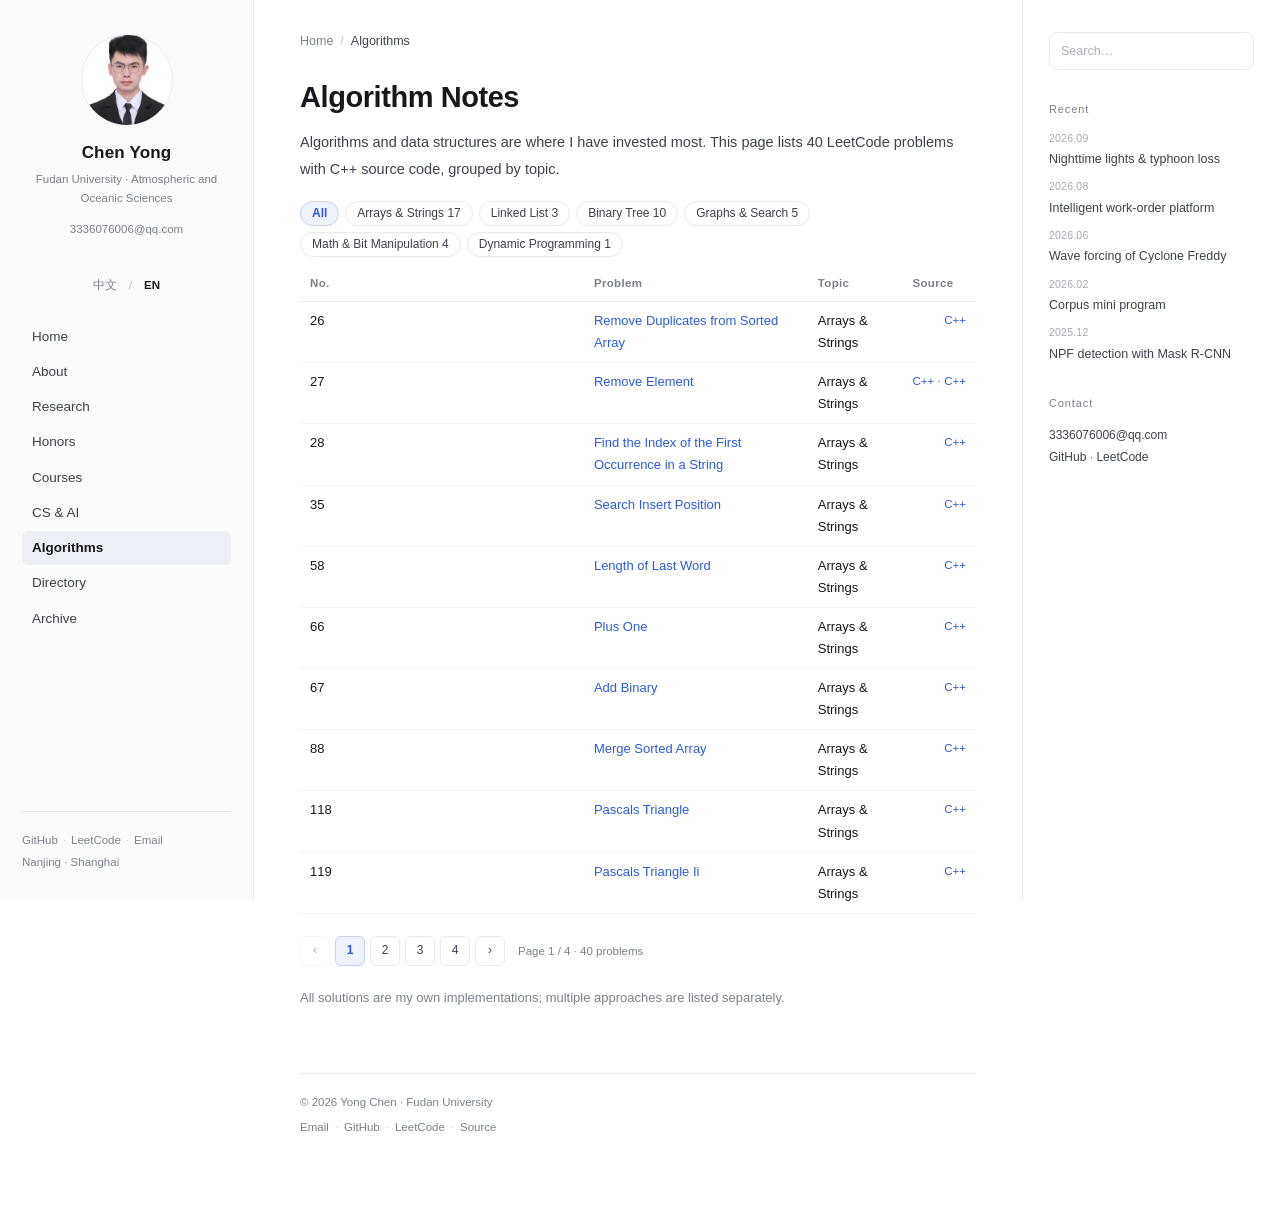
<file: leetcode.html>
<!DOCTYPE html>
<html lang="zh-CN" data-lang="zh">
<head>
<meta charset="utf-8">
<meta name="viewport" content="width=device-width, initial-scale=1">
<title>算法题解 | 陈勇 | 陈勇</title>
<meta name="description" content="陈勇的 LeetCode 算法题解：40 道题的 C++ 源码，按数组、链表、二叉树、图、数学与动态规划分类。">
<link rel="canonical" href="https://CY18270852013.github.io/leetcode.html">
<link rel="stylesheet" href="assets/css/style.css">
</head>
<body data-title-zh="算法题解 | 陈勇" data-title-en="Algorithms | Yong Chen">
<div class="shell">

<aside class="sidebar">
  <a class="side-top" href="index.html">
    <img class="avatar" src="assets/img/avatar.jpg" alt="陈勇">
    <div class="side-id">
      <div class="side-name"><span class="lang-zh">陈勇</span><span class="lang-en">Chen Yong</span></div>
      <div class="side-role"><span class="lang-zh">复旦大学 · 大气与海洋科学系</span><span class="lang-en">Fudan University · Atmospheric and Oceanic Sciences</span></div>
      <div class="side-mail">3336076006@qq.com</div>
    </div>
  </a>
  <div class="side-tools">
    <button class="lang-toggle" type="button" data-lang="zh" aria-pressed="true">中文</button>
    <span>/</span>
    <button class="lang-toggle" type="button" data-lang="en" aria-pressed="false">EN</button>
  </div>
  <nav class="sidenav"><a href="index.html"><span class="lang-zh">首页</span><span class="lang-en">Home</span></a><a href="about.html"><span class="lang-zh">自我介绍</span><span class="lang-en">About</span></a><a href="research.html"><span class="lang-zh">科研与项目</span><span class="lang-en">Research</span></a><a href="honors.html"><span class="lang-zh">荣誉与竞赛</span><span class="lang-en">Honors</span></a><a href="courses.html"><span class="lang-zh">课程体系</span><span class="lang-en">Courses</span></a><a href="csai.html"><span class="lang-zh">AI 与计算机</span><span class="lang-en">CS & AI</span></a><a href="leetcode.html" aria-current="page"><span class="lang-zh">算法题解</span><span class="lang-en">Algorithms</span></a><a href="directory.html"><span class="lang-zh">目录</span><span class="lang-en">Directory</span></a><a href="archive.html"><span class="lang-zh">归档</span><span class="lang-en">Archive</span></a></nav>
  <div class="side-foot">
    <a href="https://github.com/CY18270852013">GitHub</a><span class="sep">·</span><a href="https://leetcode.cn/u/cy20031127/">LeetCode</a><span class="sep">·</span><a href="mailto:3336076006@qq.com">Email</a>
    <br><span class="lang-zh">南京 · 上海</span><span class="lang-en">Nanjing · Shanghai</span>
  </div>
</aside>
<main class="main">
  <div class="content">
<nav class="crumb"><a href="index.html"><span class="lang-zh">首页</span><span class="lang-en">Home</span></a><span class="sep">/</span><span class="here"><span class="lang-zh">算法题解</span><span class="lang-en">Algorithms</span></span></nav>
<h1><span class="lang-zh">算法题解</span><span class="lang-en">Algorithm Notes</span></h1>
<p class="lede"><span class="lang-zh">算法与数据结构是我投入最集中的一块。这里按主题整理 40 道已整理源码的 LeetCode 题目，题目链接指向 LeetCode 原题，源码可直接下载。</span><span class="lang-en">Algorithms and data structures are where I have invested most. This page lists 40 LeetCode problems with C++ source code, grouped by topic.</span></p>
<div class="filters" id="lcFilters"><button class="chip" type="button" data-topic="all" aria-pressed="true"><span class="lang-zh">全部</span><span class="lang-en">All</span></button><button class="chip" type="button" data-topic="数组与字符串" aria-pressed="false"><span class="lang-zh">数组与字符串</span><span class="lang-en">Arrays & Strings</span> <span class="count">17</span></button><button class="chip" type="button" data-topic="链表" aria-pressed="false"><span class="lang-zh">链表</span><span class="lang-en">Linked List</span> <span class="count">3</span></button><button class="chip" type="button" data-topic="二叉树" aria-pressed="false"><span class="lang-zh">二叉树</span><span class="lang-en">Binary Tree</span> <span class="count">10</span></button><button class="chip" type="button" data-topic="图与搜索" aria-pressed="false"><span class="lang-zh">图与搜索</span><span class="lang-en">Graphs & Search</span> <span class="count">5</span></button><button class="chip" type="button" data-topic="数学与位运算" aria-pressed="false"><span class="lang-zh">数学与位运算</span><span class="lang-en">Math & Bit Manipulation</span> <span class="count">4</span></button><button class="chip" type="button" data-topic="动态规划" aria-pressed="false"><span class="lang-zh">动态规划</span><span class="lang-en">Dynamic Programming</span> <span class="count">1</span></button></div>
<div class="tablewrap"><table class="catalog" id="lcTable">
<thead><tr><th><span class="lang-zh">题号</span><span class="lang-en">No.</span></th><th><span class="lang-zh">题目</span><span class="lang-en">Problem</span></th><th><span class="lang-zh">分类</span><span class="lang-en">Topic</span></th><th class="dl"><span class="lang-zh">源码</span><span class="lang-en">Source</span></th></tr></thead>
<tbody><tr id="lc-26" data-topic="数组与字符串"><td class="name">26</td><td><a href="https://leetcode.cn/problems/remove-duplicates-from-sorted-array/"><span class="lang-zh">删除有序数组中的重复项</span><span class="lang-en">Remove Duplicates from Sorted Array</span></a></td><td><span class="lang-zh">数组与字符串</span><span class="lang-en">Arrays & Strings</span></td><td class="dl"><a href="assets/files/leetcode/leetcode26_%E5%88%A0%E9%99%A4%E6%9C%89%E5%BA%8F%E6%95%B0%E7%BB%84%E4%B8%AD%E7%9A%84%E9%87%8D%E5%A4%8D%E9%A1%B9.cpp" download>C++</a></td></tr><tr id="lc-27" data-topic="数组与字符串"><td class="name">27</td><td><a href="https://leetcode.cn/problems/remove-element/"><span class="lang-zh">移除元素</span><span class="lang-en">Remove Element</span></a></td><td><span class="lang-zh">数组与字符串</span><span class="lang-en">Arrays & Strings</span></td><td class="dl"><a href="assets/files/leetcode/leetcode27_%E7%A7%BB%E9%99%A4%E5%85%83%E7%B4%A0.cpp" download>C++</a> · <a href="assets/files/leetcode/leetcode27_2_%E7%A7%BB%E9%99%A4%E5%85%83%E7%B4%A0.cpp" download>C++</a></td></tr><tr id="lc-28" data-topic="数组与字符串"><td class="name">28</td><td><a href="https://leetcode.cn/problems/find-the-index-of-the-first-occurrence-in-a-string/"><span class="lang-zh">找出字符串中第一个匹配项的下标</span><span class="lang-en">Find the Index of the First Occurrence in a String</span></a></td><td><span class="lang-zh">数组与字符串</span><span class="lang-en">Arrays & Strings</span></td><td class="dl"><a href="assets/files/leetcode/leetcode28_%E6%89%BE%E5%87%BA%E5%AD%97%E7%AC%A6%E4%B8%B2%E4%B8%AD%E7%AC%AC%E4%B8%80%E4%B8%AA%E5%8C%B9%E9%85%8D%E9%A1%B9%E7%9A%84%E4%B8%8B%E6%A0%87.cpp" download>C++</a></td></tr><tr id="lc-35" data-topic="数组与字符串"><td class="name">35</td><td><a href="https://leetcode.cn/problems/search-insert-position/"><span class="lang-zh">搜索插入位置</span><span class="lang-en">Search Insert Position</span></a></td><td><span class="lang-zh">数组与字符串</span><span class="lang-en">Arrays & Strings</span></td><td class="dl"><a href="assets/files/leetcode/leetcode35_%E6%90%9C%E7%B4%A2%E6%8F%92%E5%85%A5%E4%BD%8D%E7%BD%AE.cpp" download>C++</a></td></tr><tr id="lc-58" data-topic="数组与字符串"><td class="name">58</td><td><a href="https://leetcode.cn/problems/length-of-last-word/"><span class="lang-zh">最后一个单词的长度</span><span class="lang-en">Length of Last Word</span></a></td><td><span class="lang-zh">数组与字符串</span><span class="lang-en">Arrays & Strings</span></td><td class="dl"><a href="assets/files/leetcode/leetcode58_%E6%9C%80%E5%90%8E%E4%B8%80%E4%B8%AA%E5%8D%95%E8%AF%8D%E7%9A%84%E9%95%BF%E5%BA%A6.cpp" download>C++</a></td></tr><tr id="lc-66" data-topic="数组与字符串"><td class="name">66</td><td><a href="https://leetcode.cn/problems/plus-one/"><span class="lang-zh">加一</span><span class="lang-en">Plus One</span></a></td><td><span class="lang-zh">数组与字符串</span><span class="lang-en">Arrays & Strings</span></td><td class="dl"><a href="assets/files/leetcode/leetcode66_%E5%8A%A0%E4%B8%80.cpp" download>C++</a></td></tr><tr id="lc-67" data-topic="数组与字符串"><td class="name">67</td><td><a href="https://leetcode.cn/problems/add-binary/"><span class="lang-zh">二进制求和</span><span class="lang-en">Add Binary</span></a></td><td><span class="lang-zh">数组与字符串</span><span class="lang-en">Arrays & Strings</span></td><td class="dl"><a href="assets/files/leetcode/leetcode67_%E4%BA%8C%E8%BF%9B%E5%88%B6%E6%B1%82%E5%92%8C.cpp" download>C++</a></td></tr><tr id="lc-88" data-topic="数组与字符串"><td class="name">88</td><td><a href="https://leetcode.cn/problems/merge-sorted-array/"><span class="lang-zh">合并两个有序数组</span><span class="lang-en">Merge Sorted Array</span></a></td><td><span class="lang-zh">数组与字符串</span><span class="lang-en">Arrays & Strings</span></td><td class="dl"><a href="assets/files/leetcode/leetcode88_%E5%90%88%E5%B9%B6%E4%B8%A4%E4%B8%AA%E6%9C%89%E5%BA%8F%E6%95%B0%E7%BB%84.cpp" download>C++</a></td></tr><tr id="lc-118" data-topic="数组与字符串"><td class="name">118</td><td><a href="https://leetcode.cn/problems/pascals-triangle/"><span class="lang-zh">杨辉三角</span><span class="lang-en">Pascals Triangle</span></a></td><td><span class="lang-zh">数组与字符串</span><span class="lang-en">Arrays & Strings</span></td><td class="dl"><a href="assets/files/leetcode/leetcode118_%E6%9D%A8%E8%BE%89%E4%B8%89%E8%A7%92.cpp" download>C++</a></td></tr><tr id="lc-119" data-topic="数组与字符串"><td class="name">119</td><td><a href="https://leetcode.cn/problems/pascals-triangle-ii/"><span class="lang-zh">杨辉三角 II</span><span class="lang-en">Pascals Triangle Ii</span></a></td><td><span class="lang-zh">数组与字符串</span><span class="lang-en">Arrays & Strings</span></td><td class="dl"><a href="assets/files/leetcode/leetcode119_%E6%9D%A8%E8%BE%89%E4%B8%89%E8%A7%92%20II.cpp" download>C++</a></td></tr><tr id="lc-121" data-topic="数组与字符串"><td class="name">121</td><td><a href="https://leetcode.cn/problems/best-time-to-buy-and-sell-stock/"><span class="lang-zh">买卖股票的最佳时机</span><span class="lang-en">Best Time to Buy and Sell Stock</span></a></td><td><span class="lang-zh">数组与字符串</span><span class="lang-en">Arrays & Strings</span></td><td class="dl"><a href="assets/files/leetcode/leetcode121_%E4%B9%B0%E5%8D%96%E8%82%A1%E7%A5%A8%E7%9A%84%E6%9C%80%E4%BD%B3%E6%97%B6%E6%9C%BA.cpp" download>C++</a></td></tr><tr id="lc-125" data-topic="数组与字符串"><td class="name">125</td><td><a href="https://leetcode.cn/problems/valid-palindrome/"><span class="lang-zh">验证回文串</span><span class="lang-en">Valid Palindrome</span></a></td><td><span class="lang-zh">数组与字符串</span><span class="lang-en">Arrays & Strings</span></td><td class="dl"><a href="assets/files/leetcode/leetcode125_%E9%AA%8C%E8%AF%81%E5%9B%9E%E6%96%87%E4%B8%B2.cpp" download>C++</a></td></tr><tr id="lc-168" data-topic="数组与字符串"><td class="name">168</td><td><a href="https://leetcode.cn/problems/excel-sheet-column-title/"><span class="lang-zh">Excel 表列名称</span><span class="lang-en">Excel Sheet Column Title</span></a></td><td><span class="lang-zh">数组与字符串</span><span class="lang-en">Arrays & Strings</span></td><td class="dl"><a href="assets/files/leetcode/leetcode168_Excel%20%E8%A1%A8%E5%88%97%E5%90%8D%E7%A7%B0.cpp" download>C++</a></td></tr><tr id="lc-169" data-topic="数组与字符串"><td class="name">169</td><td><a href="https://leetcode.cn/problems/majority-element/"><span class="lang-zh">多数元素</span><span class="lang-en">Majority Element</span></a></td><td><span class="lang-zh">数组与字符串</span><span class="lang-en">Arrays & Strings</span></td><td class="dl"><a href="assets/files/leetcode/leetcode169_%E5%A4%9A%E6%95%B0%E5%85%83%E7%B4%A0.cpp" download>C++</a></td></tr><tr id="lc-171" data-topic="数组与字符串"><td class="name">171</td><td><a href="https://leetcode.cn/problems/excel-sheet-column-number/"><span class="lang-zh">Excel 表列序号</span><span class="lang-en">Excel Sheet Column Number</span></a></td><td><span class="lang-zh">数组与字符串</span><span class="lang-en">Arrays & Strings</span></td><td class="dl"><a href="assets/files/leetcode/leetcode171_Excel%20%E8%A1%A8%E5%88%97%E5%BA%8F%E5%8F%B7.cpp" download>C++</a></td></tr><tr id="lc-392" data-topic="数组与字符串"><td class="name">392</td><td><a href="https://leetcode.cn/problems/is-subsequence/"><span class="lang-zh">判断子序列</span><span class="lang-en">Is Subsequence</span></a></td><td><span class="lang-zh">数组与字符串</span><span class="lang-en">Arrays & Strings</span></td><td class="dl"><a href="assets/files/leetcode/leetcode392_%E5%88%A4%E6%96%AD%E5%AD%90%E5%BA%8F%E5%88%97.cpp" download>C++</a></td></tr><tr id="lc-409" data-topic="数组与字符串"><td class="name">409</td><td><a href="https://leetcode.cn/problems/longest-palindrome/"><span class="lang-zh">最长回文串</span><span class="lang-en">Longest Palindrome</span></a></td><td><span class="lang-zh">数组与字符串</span><span class="lang-en">Arrays & Strings</span></td><td class="dl"><a href="assets/files/leetcode/leetcode409_%E6%9C%80%E9%95%BF%E5%9B%9E%E6%96%87%E4%B8%B2.cpp" download>C++</a></td></tr><tr id="lc-83" data-topic="链表"><td class="name">83</td><td><a href="https://leetcode.cn/problems/remove-duplicates-from-sorted-list/"><span class="lang-zh">删除排序链表中的重复元素</span><span class="lang-en">Remove Duplicates from Sorted List</span></a></td><td><span class="lang-zh">链表</span><span class="lang-en">Linked List</span></td><td class="dl"><a href="assets/files/leetcode/leetcode83_%E5%88%A0%E9%99%A4%E6%8E%92%E5%BA%8F%E9%93%BE%E8%A1%A8%E4%B8%AD%E7%9A%84%E9%87%8D%E5%A4%8D%E5%85%83%E7%B4%A0.cpp" download>C++</a></td></tr><tr id="lc-141" data-topic="链表"><td class="name">141</td><td><a href="https://leetcode.cn/problems/linked-list-cycle/"><span class="lang-zh">环形链表</span><span class="lang-en">Linked List Cycle</span></a></td><td><span class="lang-zh">链表</span><span class="lang-en">Linked List</span></td><td class="dl"><a href="assets/files/leetcode/leetcode141_%E7%8E%AF%E5%BD%A2%E9%93%BE%E8%A1%A8.cpp" download>C++</a></td></tr><tr id="lc-160" data-topic="链表"><td class="name">160</td><td><a href="https://leetcode.cn/problems/intersection-of-two-linked-lists/"><span class="lang-zh">相交链表</span><span class="lang-en">Intersection of Two Linked Lists</span></a></td><td><span class="lang-zh">链表</span><span class="lang-en">Linked List</span></td><td class="dl"><a href="assets/files/leetcode/leetcode160_%E7%9B%B8%E4%BA%A4%E9%93%BE%E8%A1%A8.cpp" download>C++</a></td></tr><tr id="lc-94" data-topic="二叉树"><td class="name">94</td><td><a href="https://leetcode.cn/problems/binary-tree-inorder-traversal/"><span class="lang-zh">二叉树的中序遍历</span><span class="lang-en">Binary Tree Inorder Traversal</span></a></td><td><span class="lang-zh">二叉树</span><span class="lang-en">Binary Tree</span></td><td class="dl"><a href="assets/files/leetcode/leetcode94_%E4%BA%8C%E5%8F%89%E6%A0%91%E7%9A%84%E4%B8%AD%E5%BA%8F%E9%81%8D%E5%8E%86.cpp" download>C++</a></td></tr><tr id="lc-100" data-topic="二叉树"><td class="name">100</td><td><a href="https://leetcode.cn/problems/same-tree/"><span class="lang-zh">相同的树</span><span class="lang-en">Same Tree</span></a></td><td><span class="lang-zh">二叉树</span><span class="lang-en">Binary Tree</span></td><td class="dl"><a href="assets/files/leetcode/leetcode100_%E7%9B%B8%E5%90%8C%E7%9A%84%E6%A0%91.cpp" download>C++</a></td></tr><tr id="lc-101" data-topic="二叉树"><td class="name">101</td><td><a href="https://leetcode.cn/problems/symmetric-tree/"><span class="lang-zh">对称二叉树</span><span class="lang-en">Symmetric Tree</span></a></td><td><span class="lang-zh">二叉树</span><span class="lang-en">Binary Tree</span></td><td class="dl"><a href="assets/files/leetcode/leetcode101_%E5%AF%B9%E7%A7%B0%E4%BA%8C%E5%8F%89%E6%A0%91.cpp" download>C++</a> · <a href="assets/files/leetcode/leetcode101_2_%E5%AF%B9%E7%A7%B0%E4%BA%8C%E5%8F%89%E6%A0%91.cpp" download>C++</a></td></tr><tr id="lc-104" data-topic="二叉树"><td class="name">104</td><td><a href="https://leetcode.cn/problems/maximum-depth-of-binary-tree/"><span class="lang-zh">二叉树的最大深度</span><span class="lang-en">Maximum Depth of Binary Tree</span></a></td><td><span class="lang-zh">二叉树</span><span class="lang-en">Binary Tree</span></td><td class="dl"><a href="assets/files/leetcode/leetcode104_%E4%BA%8C%E5%8F%89%E6%A0%91%E7%9A%84%E6%9C%80%E5%A4%A7%E6%B7%B1%E5%BA%A6.cpp" download>C++</a></td></tr><tr id="lc-108" data-topic="二叉树"><td class="name">108</td><td><a href="https://leetcode.cn/problems/convert-sorted-array-to-binary-search-tree/"><span class="lang-zh">将有序数组转换为二叉搜索树</span><span class="lang-en">Convert Sorted Array to Binary Search Tree</span></a></td><td><span class="lang-zh">二叉树</span><span class="lang-en">Binary Tree</span></td><td class="dl"><a href="assets/files/leetcode/leetcode108_%E5%B0%86%E6%9C%89%E5%BA%8F%E6%95%B0%E7%BB%84%E8%BD%AC%E6%8D%A2%E4%B8%BA%E4%BA%8C%E5%8F%89%E6%90%9C%E7%B4%A2%E6%A0%91.cpp" download>C++</a></td></tr><tr id="lc-110" data-topic="二叉树"><td class="name">110</td><td><a href="https://leetcode.cn/problems/balanced-binary-tree/"><span class="lang-zh">平衡二叉树</span><span class="lang-en">Balanced Binary Tree</span></a></td><td><span class="lang-zh">二叉树</span><span class="lang-en">Binary Tree</span></td><td class="dl"><a href="assets/files/leetcode/leetcode110_%E5%B9%B3%E8%A1%A1%E4%BA%8C%E5%8F%89%E6%A0%91.cpp" download>C++</a></td></tr><tr id="lc-111" data-topic="二叉树"><td class="name">111</td><td><a href="https://leetcode.cn/problems/minimum-depth-of-binary-tree/"><span class="lang-zh">二叉树的最小深度</span><span class="lang-en">Minimum Depth of Binary Tree</span></a></td><td><span class="lang-zh">二叉树</span><span class="lang-en">Binary Tree</span></td><td class="dl"><a href="assets/files/leetcode/leetcode111_%E4%BA%8C%E5%8F%89%E6%A0%91%E7%9A%84%E6%9C%80%E5%B0%8F%E6%B7%B1%E5%BA%A6.cpp" download>C++</a></td></tr><tr id="lc-112" data-topic="二叉树"><td class="name">112</td><td><a href="https://leetcode.cn/problems/path-sum/"><span class="lang-zh">路径总和</span><span class="lang-en">Path Sum</span></a></td><td><span class="lang-zh">二叉树</span><span class="lang-en">Binary Tree</span></td><td class="dl"><a href="assets/files/leetcode/leetcode112_%E8%B7%AF%E5%BE%84%E6%80%BB%E5%92%8C.cpp" download>C++</a></td></tr><tr id="lc-144" data-topic="二叉树"><td class="name">144</td><td><a href="https://leetcode.cn/problems/binary-tree-preorder-traversal/"><span class="lang-zh">二叉树的前序遍历</span><span class="lang-en">Binary Tree Preorder Traversal</span></a></td><td><span class="lang-zh">二叉树</span><span class="lang-en">Binary Tree</span></td><td class="dl"><a href="assets/files/leetcode/leetcode144_%E4%BA%8C%E5%8F%89%E6%A0%91%E7%9A%84%E5%89%8D%E5%BA%8F%E9%81%8D%E5%8E%86.cpp" download>C++</a></td></tr><tr id="lc-145" data-topic="二叉树"><td class="name">145</td><td><a href="https://leetcode.cn/problems/binary-tree-postorder-traversal/"><span class="lang-zh">二叉树的后序遍历</span><span class="lang-en">Binary Tree Postorder Traversal</span></a></td><td><span class="lang-zh">二叉树</span><span class="lang-en">Binary Tree</span></td><td class="dl"><a href="assets/files/leetcode/leetcode145_%E4%BA%8C%E5%8F%89%E6%A0%91%E7%9A%84%E5%90%8E%E5%BA%8F%E9%81%8D%E5%8E%86.cpp" download>C++</a></td></tr><tr id="lc-133" data-topic="图与搜索"><td class="name">133</td><td><a href="https://leetcode.cn/problems/clone-graph/"><span class="lang-zh">克隆图</span><span class="lang-en">Clone Graph</span></a></td><td><span class="lang-zh">图与搜索</span><span class="lang-en">Graphs & Search</span></td><td class="dl"><a href="assets/files/leetcode/leetcode133_%E5%85%8B%E9%9A%86%E5%9B%BE.cpp" download>C++</a></td></tr><tr id="lc-997" data-topic="图与搜索"><td class="name">997</td><td><a href="https://leetcode.cn/problems/find-the-town-judge/"><span class="lang-zh">找到小镇的法官</span><span class="lang-en">Find the Town Judge</span></a></td><td><span class="lang-zh">图与搜索</span><span class="lang-en">Graphs & Search</span></td><td class="dl"><a href="assets/files/leetcode/leetcode997_%E6%89%BE%E5%88%B0%E5%B0%8F%E9%95%87%E7%9A%84%E6%B3%95%E5%AE%98.cpp" download>C++</a></td></tr><tr id="lc-1791" data-topic="图与搜索"><td class="name">1791</td><td><a href="https://leetcode.cn/problems/find-center-of-star-graph/"><span class="lang-zh">找出星型图的中心节点</span><span class="lang-en">Find Center of Star Graph</span></a></td><td><span class="lang-zh">图与搜索</span><span class="lang-en">Graphs & Search</span></td><td class="dl"><a href="assets/files/leetcode/leetcode1791_%E6%89%BE%E5%87%BA%E6%98%9F%E5%9E%8B%E5%9B%BE%E7%9A%84%E4%B8%AD%E5%BF%83%E8%8A%82%E7%82%B9.cpp" download>C++</a></td></tr><tr id="lc-1971" data-topic="图与搜索"><td class="name">1971</td><td><a href="https://leetcode.cn/problems/find-if-path-exists-in-graph/"><span class="lang-zh">寻找图中是否存在路径</span><span class="lang-en">Find If Path Exists in Graph</span></a></td><td><span class="lang-zh">图与搜索</span><span class="lang-en">Graphs & Search</span></td><td class="dl"><a href="assets/files/leetcode/leetcode1971_%E5%AF%BB%E6%89%BE%E5%9B%BE%E4%B8%AD%E6%98%AF%E5%90%A6%E5%AD%98%E5%9C%A8%E8%B7%AF%E5%BE%84.cpp" download>C++</a></td></tr><tr id="lc-LCP07" data-topic="图与搜索"><td class="name">LCP 07</td><td><a href="https://leetcode.cn/problems/chuan-di-xin-xi/"><span class="lang-zh">传递信息</span><span class="lang-en">Chuan Di Xin Xi</span></a></td><td><span class="lang-zh">图与搜索</span><span class="lang-en">Graphs & Search</span></td><td class="dl"><a href="assets/files/leetcode/leetcodeLCP07_%E4%BC%A0%E9%80%92%E4%BF%A1%E6%81%AF.cpp" download>C++</a></td></tr><tr id="lc-136" data-topic="数学与位运算"><td class="name">136</td><td><a href="https://leetcode.cn/problems/single-number/"><span class="lang-zh">只出现一次的数字</span><span class="lang-en">Single Number</span></a></td><td><span class="lang-zh">数学与位运算</span><span class="lang-en">Math & Bit Manipulation</span></td><td class="dl"><a href="assets/files/leetcode/leetcode136_%E5%8F%AA%E5%87%BA%E7%8E%B0%E4%B8%80%E6%AC%A1%E7%9A%84%E6%95%B0%E5%AD%97.cpp" download>C++</a></td></tr><tr id="lc-190" data-topic="数学与位运算"><td class="name">190</td><td><a href="https://leetcode.cn/problems/reverse-bits/"><span class="lang-zh">颠倒二进制位</span><span class="lang-en">Reverse Bits</span></a></td><td><span class="lang-zh">数学与位运算</span><span class="lang-en">Math & Bit Manipulation</span></td><td class="dl"><a href="assets/files/leetcode/leetcode190_%E9%A2%A0%E5%80%92%E4%BA%8C%E8%BF%9B%E5%88%B6%E4%BD%8D.cpp" download>C++</a></td></tr><tr id="lc-338" data-topic="数学与位运算"><td class="name">338</td><td><a href="https://leetcode.cn/problems/counting-bits/"><span class="lang-zh">比特位计数</span><span class="lang-en">Counting Bits</span></a></td><td><span class="lang-zh">数学与位运算</span><span class="lang-en">Math & Bit Manipulation</span></td><td class="dl"><a href="assets/files/leetcode/leetcode338_%E6%AF%94%E7%89%B9%E4%BD%8D%E8%AE%A1%E6%95%B0.cpp" download>C++</a></td></tr><tr id="lc-69" data-topic="数学与位运算"><td class="name">69</td><td><a href="https://leetcode.cn/problems/sqrtx/"><span class="lang-zh">x 的平方根</span><span class="lang-en">Sqrtx</span></a></td><td><span class="lang-zh">数学与位运算</span><span class="lang-en">Math & Bit Manipulation</span></td><td class="dl"><a href="assets/files/leetcode/leetcode69_x%20%E7%9A%84%E5%B9%B3%E6%96%B9%E6%A0%B9%20.cpp" download>C++</a></td></tr><tr id="lc-70" data-topic="动态规划"><td class="name">70</td><td><a href="https://leetcode.cn/problems/climbing-stairs/"><span class="lang-zh">爬楼梯</span><span class="lang-en">Climbing Stairs</span></a></td><td><span class="lang-zh">动态规划</span><span class="lang-en">Dynamic Programming</span></td><td class="dl"><a href="assets/files/leetcode/leetcode70_%E7%88%AC%E6%A5%BC%E6%A2%AF.cpp" download>C++</a> · <a href="assets/files/leetcode/leetcode70_2_%E7%88%AC%E6%A5%BC%E6%A2%AF.cpp" download>C++</a></td></tr></tbody></table></div>
<div class="pager" id="lcPager"></div>
<p class="note" style="margin-top:20px"><span class="lang-zh">题解均为个人实现；同一题存在多份实现时分别列出。</span><span class="lang-en">All solutions are my own implementations; multiple approaches are listed separately.</span></p>
    <footer class="foot">
      <p>© 2026 <span class="lang-zh">陈勇 · 复旦大学大气与海洋科学系</span><span class="lang-en">Yong Chen · Fudan University</span></p>
      <p><a href="mailto:3336076006@qq.com">Email</a><span class="sep">·</span><a href="https://github.com/CY18270852013">GitHub</a><span class="sep">·</span><a href="https://leetcode.cn/u/cy20031127/">LeetCode</a><span class="sep">·</span><a href="https://github.com/CY18270852013/CY18270852013.github.io"><span class="lang-zh">本站源码</span><span class="lang-en">Source</span></a></p>
    </footer>
  </div>
</main>

<aside class="rail">
  <form class="search" action="search.html" method="get" role="search">
    <input type="search" name="q" placeholder="搜索…" data-ph-zh="搜索…" data-ph-en="Search…" aria-label="站内搜索">
  </form>
  <div class="rail-block">
    <div class="rail-title"><span class="lang-zh">最近更新</span><span class="lang-en">Recent</span></div>
    <ul class="recent"><li><span class="rdate">2026.09</span><a href="research.html#led"><span class="lang-zh">夜间灯光遥感与台风经济损失评估</span><span class="lang-en">Nighttime lights & typhoon loss</span></a></li><li><span class="rdate">2026.08</span><a href="research.html#workorder"><span class="lang-zh">智能工单处置分析平台</span><span class="lang-en">Intelligent work-order platform</span></a></li><li><span class="rdate">2026.06</span><a href="research.html#freddy"><span class="lang-zh">热带气旋 Freddy 的波动作用</span><span class="lang-en">Wave forcing of Cyclone Freddy</span></a></li><li><span class="rdate">2026.02</span><a href="research.html#corpus"><span class="lang-zh">“知道 Corpus” 小程序</span><span class="lang-en">Corpus mini program</span></a></li><li><span class="rdate">2025.12</span><a href="research.html#masknpf"><span class="lang-zh">机器学习识别大气新粒子生成</span><span class="lang-en">NPF detection with Mask R-CNN</span></a></li></ul>
  </div>
  <div class="rail-block">
    <div class="rail-title"><span class="lang-zh">联系</span><span class="lang-en">Contact</span></div>
    <p class="rail-text"><a href="mailto:3336076006@qq.com">3336076006@qq.com</a></p>
    <p class="rail-text"><a href="https://github.com/CY18270852013">GitHub</a> · <a href="https://leetcode.cn/u/cy20031127/">LeetCode</a></p>
  </div>
</aside>
</div>
<script src="assets/js/site.js"></script>
</body>
</html>
</file>
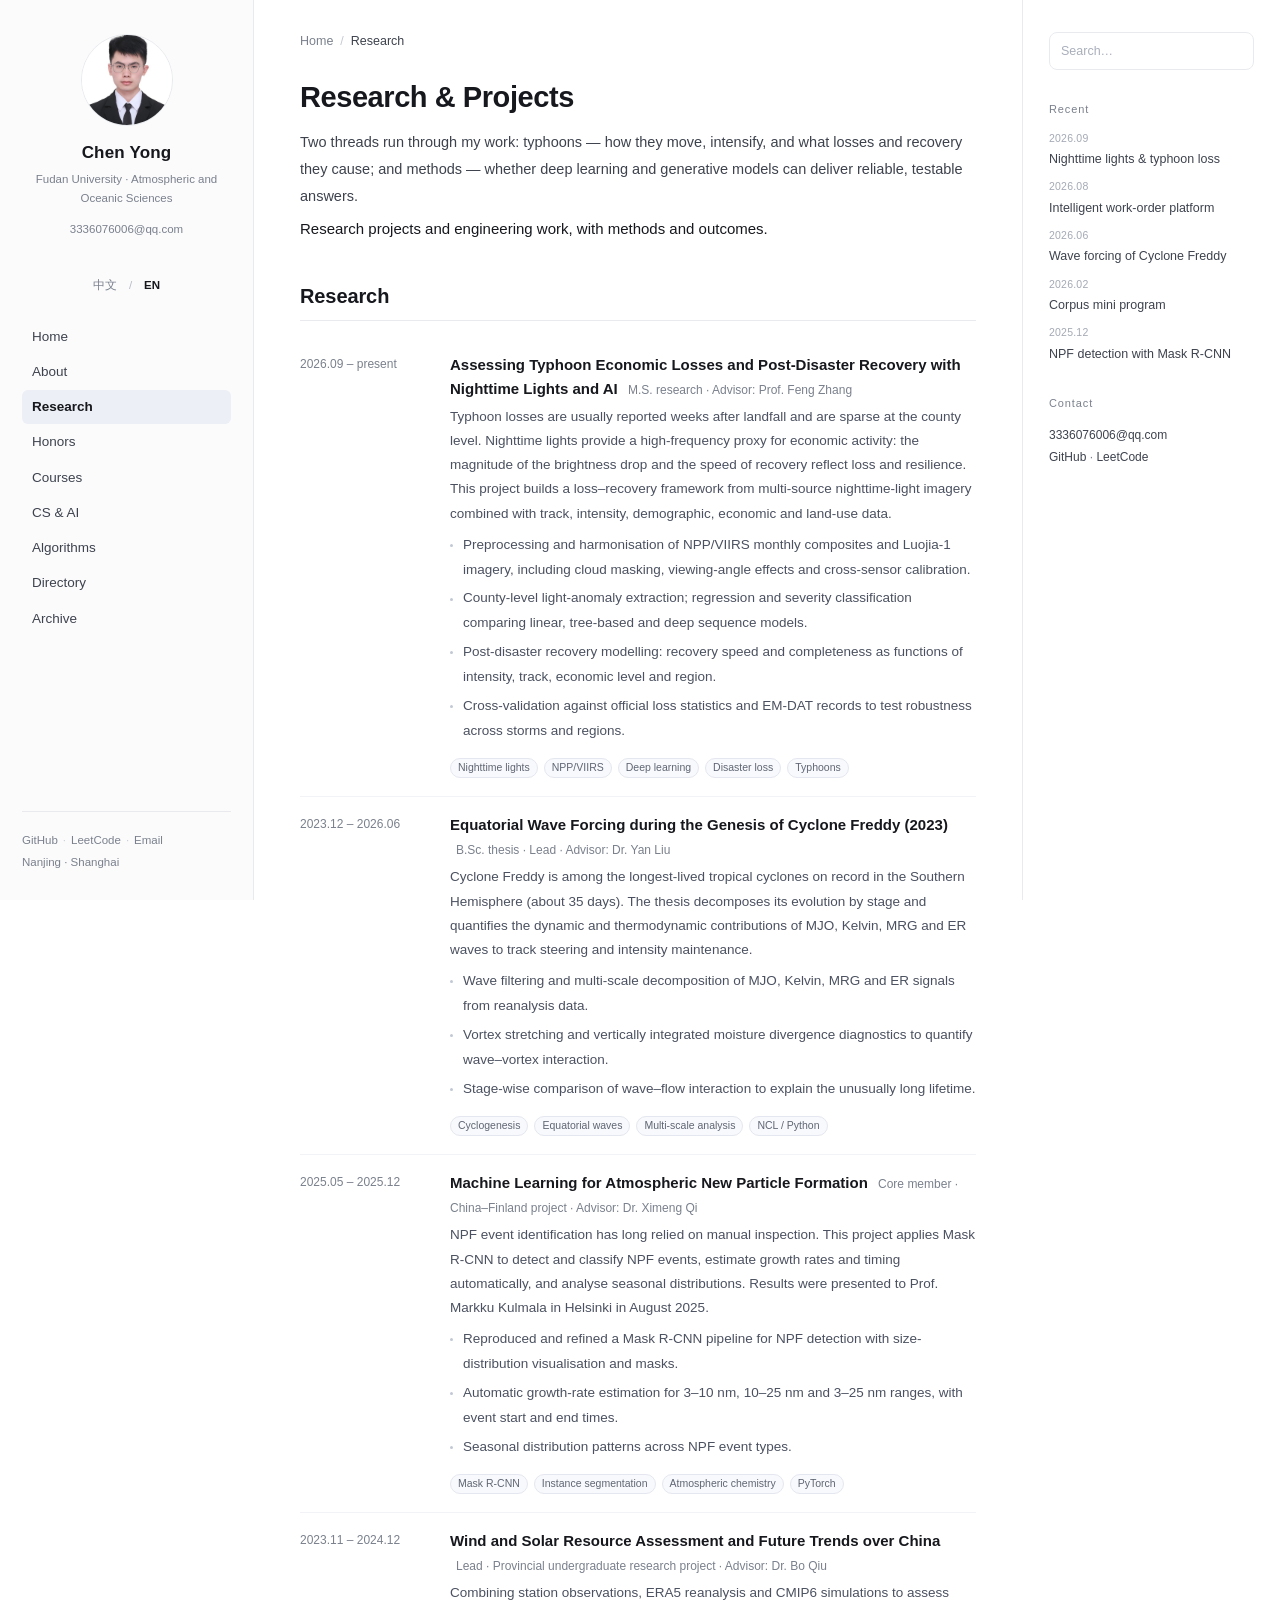
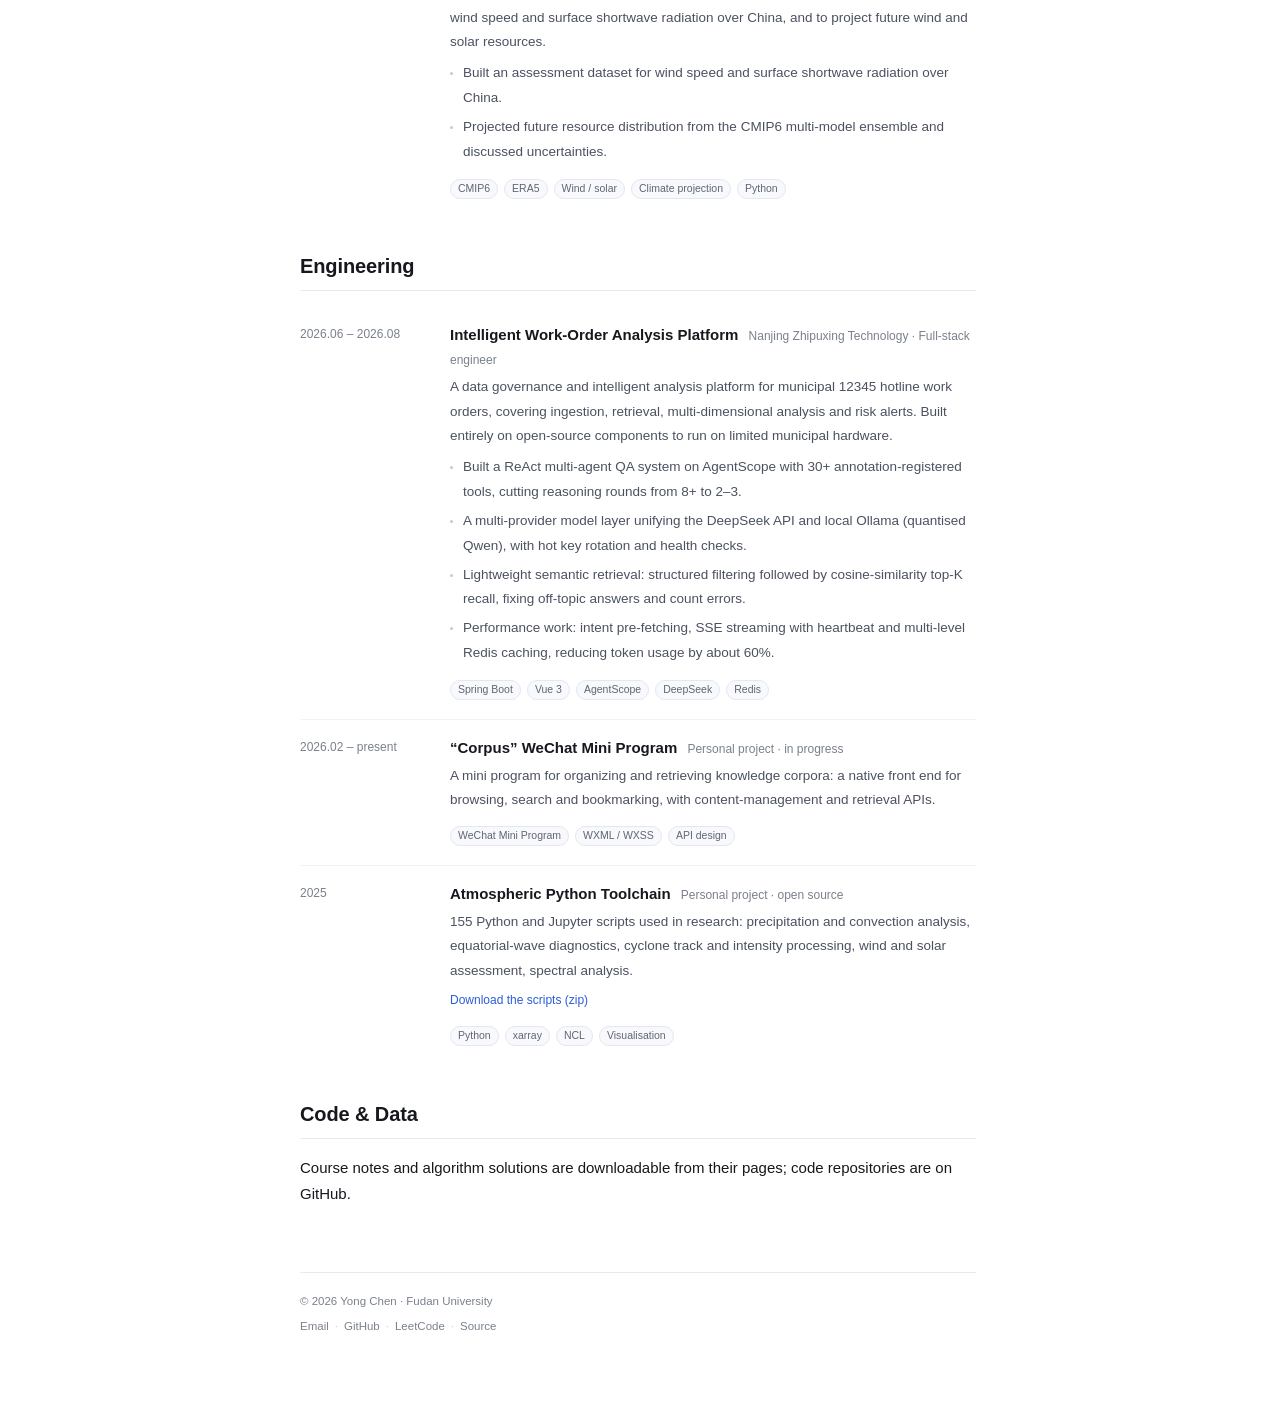
<file: research.html>
<!DOCTYPE html>
<html lang="zh-CN" data-lang="zh">
<head>
<meta charset="utf-8">
<meta name="viewport" content="width=device-width, initial-scale=1">
<title>科研与项目 | 陈勇 | 陈勇</title>
<meta name="description" content="陈勇的科研与工程项目：夜间灯光遥感与台风经济损失评估、热带气旋 Freddy 波动分析、新粒子生成检测、风能太阳能评估，以及智能工单平台与小程序开发。">
<link rel="canonical" href="https://CY18270852013.github.io/research.html">
<link rel="stylesheet" href="assets/css/style.css">
</head>
<body data-title-zh="科研与项目 | 陈勇" data-title-en="Research | Yong Chen">
<div class="shell">

<aside class="sidebar">
  <a class="side-top" href="index.html">
    <img class="avatar" src="assets/img/avatar.jpg" alt="陈勇">
    <div class="side-id">
      <div class="side-name"><span class="lang-zh">陈勇</span><span class="lang-en">Chen Yong</span></div>
      <div class="side-role"><span class="lang-zh">复旦大学 · 大气与海洋科学系</span><span class="lang-en">Fudan University · Atmospheric and Oceanic Sciences</span></div>
      <div class="side-mail">3336076006@qq.com</div>
    </div>
  </a>
  <div class="side-tools">
    <button class="lang-toggle" type="button" data-lang="zh" aria-pressed="true">中文</button>
    <span>/</span>
    <button class="lang-toggle" type="button" data-lang="en" aria-pressed="false">EN</button>
  </div>
  <nav class="sidenav"><a href="index.html"><span class="lang-zh">首页</span><span class="lang-en">Home</span></a><a href="about.html"><span class="lang-zh">自我介绍</span><span class="lang-en">About</span></a><a href="research.html" aria-current="page"><span class="lang-zh">科研与项目</span><span class="lang-en">Research</span></a><a href="honors.html"><span class="lang-zh">荣誉与竞赛</span><span class="lang-en">Honors</span></a><a href="courses.html"><span class="lang-zh">课程体系</span><span class="lang-en">Courses</span></a><a href="csai.html"><span class="lang-zh">AI 与计算机</span><span class="lang-en">CS & AI</span></a><a href="leetcode.html"><span class="lang-zh">算法题解</span><span class="lang-en">Algorithms</span></a><a href="directory.html"><span class="lang-zh">目录</span><span class="lang-en">Directory</span></a><a href="archive.html"><span class="lang-zh">归档</span><span class="lang-en">Archive</span></a></nav>
  <div class="side-foot">
    <a href="https://github.com/CY18270852013">GitHub</a><span class="sep">·</span><a href="https://leetcode.cn/u/cy20031127/">LeetCode</a><span class="sep">·</span><a href="mailto:3336076006@qq.com">Email</a>
    <br><span class="lang-zh">南京 · 上海</span><span class="lang-en">Nanjing · Shanghai</span>
  </div>
</aside>
<main class="main">
  <div class="content">
<nav class="crumb"><a href="index.html"><span class="lang-zh">首页</span><span class="lang-en">Home</span></a><span class="sep">/</span><span class="here"><span class="lang-zh">科研与项目</span><span class="lang-en">Research</span></span></nav>
<h1><span class="lang-zh">科研与项目</span><span class="lang-en">Research & Projects</span></h1>
<p class="lede"><span class="lang-zh">两条线索贯穿我的工作：一是台风——它如何移动、增强，会造成多少损失、多久恢复；二是方法——深度学习与生成模型能否在这些问题上给出可靠、可检验的结果。</span><span class="lang-en">Two threads run through my work: typhoons — how they move, intensify, and what losses and recovery they cause; and methods — whether deep learning and generative models can deliver reliable, testable answers.</span></p>
<p><span class="lang-zh">以下按时间列出研究项目与工程作品，均附方法要点与产出。</span><span class="lang-en">Research projects and engineering work, with methods and outcomes.</span></p>
<h2><span class="lang-zh">科研项目</span><span class="lang-en">Research</span></h2>
<div class="entries"><div class="entry" id="led"><div class="when"><span class="lang-zh">2026.09 – 至今</span><span class="lang-en">2026.09 – present</span></div><div class="body"><p class="title"><span class="lang-zh">利用夜间灯光遥感数据与人工智能方法评估台风经济损失及灾后恢复</span><span class="lang-en">Assessing Typhoon Economic Losses and Post-Disaster Recovery with Nighttime Lights and AI</span> <span class="role"><span class="lang-zh">硕士学位研究 · 导师 张峰 教授</span><span class="lang-en">M.S. research · Advisor: Prof. Feng Zhang</span></span></p><p class="desc"><span class="lang-zh">台风造成的经济损失通常滞后数周才被统计，且县级尺度记录零散。夜间灯光是经济活动的高频代理变量：台风过境后灯光亮度的下降幅度与恢复速度，可直接反映损失规模与恢复能力。本课题以多源夜光影像为观测，结合台风路径与强度、人口与经济、土地利用等数据，建立“损失—恢复”的评估框架，并检验其在未见台风事件上的泛化能力。</span><span class="lang-en">Typhoon losses are usually reported weeks after landfall and are sparse at the county level. Nighttime lights provide a high-frequency proxy for economic activity: the magnitude of the brightness drop and the speed of recovery reflect loss and resilience. This project builds a loss–recovery framework from multi-source nighttime-light imagery combined with track, intensity, demographic, economic and land-use data.</span></p><ul class="plain"><li><span class="lang-zh">多源夜光影像预处理与一致性校正：NPP/VIIRS 月产品与珞伽一号影像，处理云污染、入射角与跨传感器定标。</span><span class="lang-en">Preprocessing and harmonisation of NPP/VIIRS monthly composites and Luojia-1 imagery, including cloud masking, viewing-angle effects and cross-sensor calibration.</span></li><li><span class="lang-zh">以区县为单元的灯光异常提取，构建经济损失回归与分级模型，比较线性模型、树模型与深度时序网络的适用性。</span><span class="lang-en">County-level light-anomaly extraction; regression and severity classification comparing linear, tree-based and deep sequence models.</span></li><li><span class="lang-zh">灾后恢复时序建模：估计恢复速度与恢复程度，分析强度、路径、经济水平与恢复差异的关系。</span><span class="lang-en">Post-disaster recovery modelling: recovery speed and completeness as functions of intensity, track, economic level and region.</span></li><li><span class="lang-zh">与官方灾损统计及 EM-DAT 记录交叉验证，评估模型在不同台风与区域上的稳健性。</span><span class="lang-en">Cross-validation against official loss statistics and EM-DAT records to test robustness across storms and regions.</span></li></ul><ul class="tags"><li><span class="tag"><span class="lang-zh">夜间灯光遥感</span><span class="lang-en">Nighttime lights</span></span></li><li><span class="tag"><span class="lang-zh">NPP/VIIRS</span><span class="lang-en">NPP/VIIRS</span></span></li><li><span class="tag"><span class="lang-zh">深度学习</span><span class="lang-en">Deep learning</span></span></li><li><span class="tag"><span class="lang-zh">灾害经济损失</span><span class="lang-en">Disaster loss</span></span></li><li><span class="tag"><span class="lang-zh">台风</span><span class="lang-en">Typhoons</span></span></li></ul></div></div><div class="entry" id="freddy"><div class="when">2023.12 – 2026.06</div><div class="body"><p class="title"><span class="lang-zh">热带气旋 “Freddy”（2023）生成过程中的热带波动作用分析</span><span class="lang-en">Equatorial Wave Forcing during the Genesis of Cyclone Freddy (2023)</span> <span class="role"><span class="lang-zh">本科毕业论文 · 主持 · 指导 刘岩 助理教授</span><span class="lang-en">B.Sc. thesis · Lead · Advisor: Dr. Yan Liu</span></span></p><p class="desc"><span class="lang-zh">Freddy 是南半球观测史上生命史最长的热带气旋之一（约 35 天），经历多次登陆与强度变化。论文按阶段分解其演变，研究 MJO 及 Kelvin、MRG、ER 等赤道波动对路径引导与强度维持的动力与热力贡献，解释其极端长生命史的主导机制。</span><span class="lang-en">Cyclone Freddy is among the longest-lived tropical cyclones on record in the Southern Hemisphere (about 35 days). The thesis decomposes its evolution by stage and quantifies the dynamic and thermodynamic contributions of MJO, Kelvin, MRG and ER waves to track steering and intensity maintenance.</span></p><ul class="plain"><li><span class="lang-zh">波动滤波与多尺度分解：从再分析资料中分离 MJO / Kelvin / MRG / ER 信号。</span><span class="lang-en">Wave filtering and multi-scale decomposition of MJO, Kelvin, MRG and ER signals from reanalysis data.</span></li><li><span class="lang-zh">涡度拉伸与垂直积分水汽输送（VIMD）诊断，量化波动对流与涡旋的相互作用。</span><span class="lang-en">Vortex stretching and vertically integrated moisture divergence diagnostics to quantify wave–vortex interaction.</span></li><li><span class="lang-zh">对比两个阶段中波流相互作用差异，给出长生命史成因的阶段性解释。</span><span class="lang-en">Stage-wise comparison of wave–flow interaction to explain the unusually long lifetime.</span></li></ul><ul class="tags"><li><span class="tag"><span class="lang-zh">热带气旋生成</span><span class="lang-en">Cyclogenesis</span></span></li><li><span class="tag"><span class="lang-zh">赤道波动</span><span class="lang-en">Equatorial waves</span></span></li><li><span class="tag"><span class="lang-zh">多尺度分析</span><span class="lang-en">Multi-scale analysis</span></span></li><li><span class="tag"><span class="lang-zh">NCL / Python</span><span class="lang-en">NCL / Python</span></span></li></ul></div></div><div class="entry" id="masknpf"><div class="when">2025.05 – 2025.12</div><div class="body"><p class="title"><span class="lang-zh">利用机器学习预测大气新粒子生成</span><span class="lang-en">Machine Learning for Atmospheric New Particle Formation</span> <span class="role"><span class="lang-zh">核心成员 · 中芬科考项目 · 指导 齐西萌 助理教授</span><span class="lang-en">Core member · China–Finland project · Advisor: Dr. Ximeng Qi</span></span></p><p class="desc"><span class="lang-zh">大气新粒子生成（NPF）事件的识别长期依赖人工判读。项目基于 Mask R-CNN 对 NPF 事件做自动检测与分类，自动计算生长率与起止时间，并统计不同类型事件在不同季节的分布。2025 年 8 月赴赫尔辛基参加科考与科研训练，向 Markku Kulmala 院士汇报成果。</span><span class="lang-en">NPF event identification has long relied on manual inspection. This project applies Mask R-CNN to detect and classify NPF events, estimate growth rates and timing automatically, and analyse seasonal distributions. Results were presented to Prof. Markku Kulmala in Helsinki in August 2025.</span></p><ul class="plain"><li><span class="lang-zh">复现并改进基于 Mask R-CNN 的 NPF 事件检测流程，输出粒径谱可视化与掩膜结果。</span><span class="lang-en">Reproduced and refined a Mask R-CNN pipeline for NPF detection with size-distribution visualisation and masks.</span></li><li><span class="lang-zh">自动计算 3–10 nm、10–25 nm、3–25 nm 三个粒径段的生长率，并判定事件起止时间。</span><span class="lang-en">Automatic growth-rate estimation for 3–10 nm, 10–25 nm and 3–25 nm ranges, with event start and end times.</span></li><li><span class="lang-zh">分析不同类型 NPF 事件的季节分布规律。</span><span class="lang-en">Seasonal distribution patterns across NPF event types.</span></li></ul><ul class="tags"><li><span class="tag"><span class="lang-zh">Mask R-CNN</span><span class="lang-en">Mask R-CNN</span></span></li><li><span class="tag"><span class="lang-zh">实例分割</span><span class="lang-en">Instance segmentation</span></span></li><li><span class="tag"><span class="lang-zh">大气化学</span><span class="lang-en">Atmospheric chemistry</span></span></li><li><span class="tag"><span class="lang-zh">PyTorch</span><span class="lang-en">PyTorch</span></span></li></ul></div></div><div class="entry" id="renewable"><div class="when">2023.11 – 2024.12</div><div class="body"><p class="title"><span class="lang-zh">中国风能太阳能资源评估及其未来变化趋势</span><span class="lang-en">Wind and Solar Resource Assessment and Future Trends over China</span> <span class="role"><span class="lang-zh">主持人 · 省级大学生创新训练项目 · 指导 邱博 副教授</span><span class="lang-en">Lead · Provincial undergraduate research project · Advisor: Dr. Bo Qiu</span></span></p><p class="desc"><span class="lang-zh">面向“双碳”目标下的新能源规划需求，融合地面观测、ERA5 再分析资料与 CMIP6 多模式输出，系统评估中国风速与地表短波辐射的时空变化特征，并预估风能、太阳能资源的空间分布与未来趋势。</span><span class="lang-en">Combining station observations, ERA5 reanalysis and CMIP6 simulations to assess wind speed and surface shortwave radiation over China, and to project future wind and solar resources.</span></p><ul class="plain"><li><span class="lang-zh">构建中国区域风速与地表短波辐射的评估数据集，分析历史时空变化特征。</span><span class="lang-en">Built an assessment dataset for wind speed and surface shortwave radiation over China.</span></li><li><span class="lang-zh">基于 CMIP6 多模式集合预估未来资源分布与趋势，并讨论预估的不确定性。</span><span class="lang-en">Projected future resource distribution from the CMIP6 multi-model ensemble and discussed uncertainties.</span></li></ul><ul class="tags"><li><span class="tag"><span class="lang-zh">CMIP6</span><span class="lang-en">CMIP6</span></span></li><li><span class="tag"><span class="lang-zh">ERA5</span><span class="lang-en">ERA5</span></span></li><li><span class="tag"><span class="lang-zh">风能 / 太阳能</span><span class="lang-en">Wind / solar</span></span></li><li><span class="tag"><span class="lang-zh">气候预估</span><span class="lang-en">Climate projection</span></span></li><li><span class="tag"><span class="lang-zh">Python</span><span class="lang-en">Python</span></span></li></ul></div></div></div>
<h2><span class="lang-zh">工程作品</span><span class="lang-en">Engineering</span></h2>
<div class="entries"><div class="entry" id="workorder"><div class="when">2026.06 – 2026.08</div><div class="body"><p class="title"><span class="lang-zh">智能工单处置分析平台</span><span class="lang-en">Intelligent Work-Order Analysis Platform</span> <span class="role"><span class="lang-zh">南京知朴星科技有限公司 · 全栈工程师</span><span class="lang-en">Nanjing Zhipuxing Technology · Full-stack engineer</span></span></p><p class="desc"><span class="lang-zh">面向街道 12345 政务热线的工单数据治理与智能分析平台，覆盖工单导入治理、智能检索、多维分析、风险预警四个模块。采用全开源技术栈适配基层有限算力，解决历史工单检索不准、统计繁琐、缺乏风险预警等问题。</span><span class="lang-en">A data governance and intelligent analysis platform for municipal 12345 hotline work orders, covering ingestion, retrieval, multi-dimensional analysis and risk alerts. Built entirely on open-source components to run on limited municipal hardware.</span></p><ul class="plain"><li><span class="lang-zh">基于 AgentScope 构建 ReAct 多智能体问答系统，注解式注册 30+ 工具，复杂多轮查询的推理轮次由 8+ 降至 2–3。</span><span class="lang-en">Built a ReAct multi-agent QA system on AgentScope with 30+ annotation-registered tools, cutting reasoning rounds from 8+ to 2–3.</span></li><li><span class="lang-zh">设计多 Provider 模型接入层，统一 DeepSeek 云端 API 与本地 Ollama（Qwen 量化部署），支持密钥热更新与健康检查。</span><span class="lang-en">A multi-provider model layer unifying the DeepSeek API and local Ollama (quantised Qwen), with hot key rotation and health checks.</span></li><li><span class="lang-zh">实现轻量语义检索：结构化过滤缩小候选集，再做余弦相似度 Top-K 召回，修正“答非所问”与计数错误。</span><span class="lang-en">Lightweight semantic retrieval: structured filtering followed by cosine-similarity top-K recall, fixing off-topic answers and count errors.</span></li><li><span class="lang-zh">性能优化：意图识别并行预取、SSE 流式输出与心跳、Redis 多级缓存，token 消耗降低约 60%。</span><span class="lang-en">Performance work: intent pre-fetching, SSE streaming with heartbeat and multi-level Redis caching, reducing token usage by about 60%.</span></li></ul><ul class="tags"><li><span class="tag"><span class="lang-zh">Spring Boot</span><span class="lang-en">Spring Boot</span></span></li><li><span class="tag"><span class="lang-zh">Vue 3</span><span class="lang-en">Vue 3</span></span></li><li><span class="tag"><span class="lang-zh">AgentScope</span><span class="lang-en">AgentScope</span></span></li><li><span class="tag"><span class="lang-zh">DeepSeek</span><span class="lang-en">DeepSeek</span></span></li><li><span class="tag"><span class="lang-zh">Redis</span><span class="lang-en">Redis</span></span></li></ul></div></div><div class="entry" id="corpus"><div class="when"><span class="lang-zh">2026.02 – 至今</span><span class="lang-en">2026.02 – present</span></div><div class="body"><p class="title"><span class="lang-zh">“知道 Corpus” 微信小程序</span><span class="lang-en">“Corpus” WeChat Mini Program</span> <span class="role"><span class="lang-zh">个人项目 · 开发中</span><span class="lang-en">Personal project · in progress</span></span></p><p class="desc"><span class="lang-zh">面向知识语料整理与检索的小程序：原生小程序前端负责浏览、检索与收藏，后端提供内容管理与检索接口，并配套完成视觉方案设计。</span><span class="lang-en">A mini program for organizing and retrieving knowledge corpora: a native front end for browsing, search and bookmarking, with content-management and retrieval APIs.</span></p><ul class="tags"><li><span class="tag"><span class="lang-zh">微信小程序</span><span class="lang-en">WeChat Mini Program</span></span></li><li><span class="tag"><span class="lang-zh">WXML / WXSS</span><span class="lang-en">WXML / WXSS</span></span></li><li><span class="tag"><span class="lang-zh">接口设计</span><span class="lang-en">API design</span></span></li></ul></div></div><div class="entry" id="scripts"><div class="when">2025</div><div class="body"><p class="title"><span class="lang-zh">大气科学 Python 工具链</span><span class="lang-en">Atmospheric Python Toolchain</span> <span class="role"><span class="lang-zh">个人项目 · 开源</span><span class="lang-en">Personal project · open source</span></span></p><p class="desc"><span class="lang-zh">研究中使用与整理的 155 个 Python / Jupyter 脚本，覆盖降水与对流分析、赤道波动诊断、台风路径与强度处理、风能太阳能评估、谱分析与相干计算。</span><span class="lang-en">155 Python and Jupyter scripts used in research: precipitation and convection analysis, equatorial-wave diagnostics, cyclone track and intensity processing, wind and solar assessment, spectral analysis.</span></p><p class="small-note"><a href="assets/files/csai/atmospheric-python-scripts.zip" download><span class="lang-zh">下载脚本包（zip）</span><span class="lang-en">Download the scripts (zip)</span></a></p><ul class="tags"><li><span class="tag"><span class="lang-zh">Python</span><span class="lang-en">Python</span></span></li><li><span class="tag"><span class="lang-zh">xarray</span><span class="lang-en">xarray</span></span></li><li><span class="tag"><span class="lang-zh">NCL</span><span class="lang-en">NCL</span></span></li><li><span class="tag"><span class="lang-zh">可视化</span><span class="lang-en">Visualisation</span></span></li></ul></div></div></div>
<h2><span class="lang-zh">代码与数据</span><span class="lang-en">Code & Data</span></h2>
<p><span class="lang-zh">课程知识体系文档与算法题解源码可在对应页面下载；代码仓库在 GitHub 维护。</span><span class="lang-en">Course notes and algorithm solutions are downloadable from their pages; code repositories are on GitHub.</span></p>
    <footer class="foot">
      <p>© 2026 <span class="lang-zh">陈勇 · 复旦大学大气与海洋科学系</span><span class="lang-en">Yong Chen · Fudan University</span></p>
      <p><a href="mailto:3336076006@qq.com">Email</a><span class="sep">·</span><a href="https://github.com/CY18270852013">GitHub</a><span class="sep">·</span><a href="https://leetcode.cn/u/cy20031127/">LeetCode</a><span class="sep">·</span><a href="https://github.com/CY18270852013/CY18270852013.github.io"><span class="lang-zh">本站源码</span><span class="lang-en">Source</span></a></p>
    </footer>
  </div>
</main>

<aside class="rail">
  <form class="search" action="search.html" method="get" role="search">
    <input type="search" name="q" placeholder="搜索…" data-ph-zh="搜索…" data-ph-en="Search…" aria-label="站内搜索">
  </form>
  <div class="rail-block">
    <div class="rail-title"><span class="lang-zh">最近更新</span><span class="lang-en">Recent</span></div>
    <ul class="recent"><li><span class="rdate">2026.09</span><a href="research.html#led"><span class="lang-zh">夜间灯光遥感与台风经济损失评估</span><span class="lang-en">Nighttime lights & typhoon loss</span></a></li><li><span class="rdate">2026.08</span><a href="research.html#workorder"><span class="lang-zh">智能工单处置分析平台</span><span class="lang-en">Intelligent work-order platform</span></a></li><li><span class="rdate">2026.06</span><a href="research.html#freddy"><span class="lang-zh">热带气旋 Freddy 的波动作用</span><span class="lang-en">Wave forcing of Cyclone Freddy</span></a></li><li><span class="rdate">2026.02</span><a href="research.html#corpus"><span class="lang-zh">“知道 Corpus” 小程序</span><span class="lang-en">Corpus mini program</span></a></li><li><span class="rdate">2025.12</span><a href="research.html#masknpf"><span class="lang-zh">机器学习识别大气新粒子生成</span><span class="lang-en">NPF detection with Mask R-CNN</span></a></li></ul>
  </div>
  <div class="rail-block">
    <div class="rail-title"><span class="lang-zh">联系</span><span class="lang-en">Contact</span></div>
    <p class="rail-text"><a href="mailto:3336076006@qq.com">3336076006@qq.com</a></p>
    <p class="rail-text"><a href="https://github.com/CY18270852013">GitHub</a> · <a href="https://leetcode.cn/u/cy20031127/">LeetCode</a></p>
  </div>
</aside>
</div>
<script src="assets/js/site.js"></script>
</body>
</html>
</file>
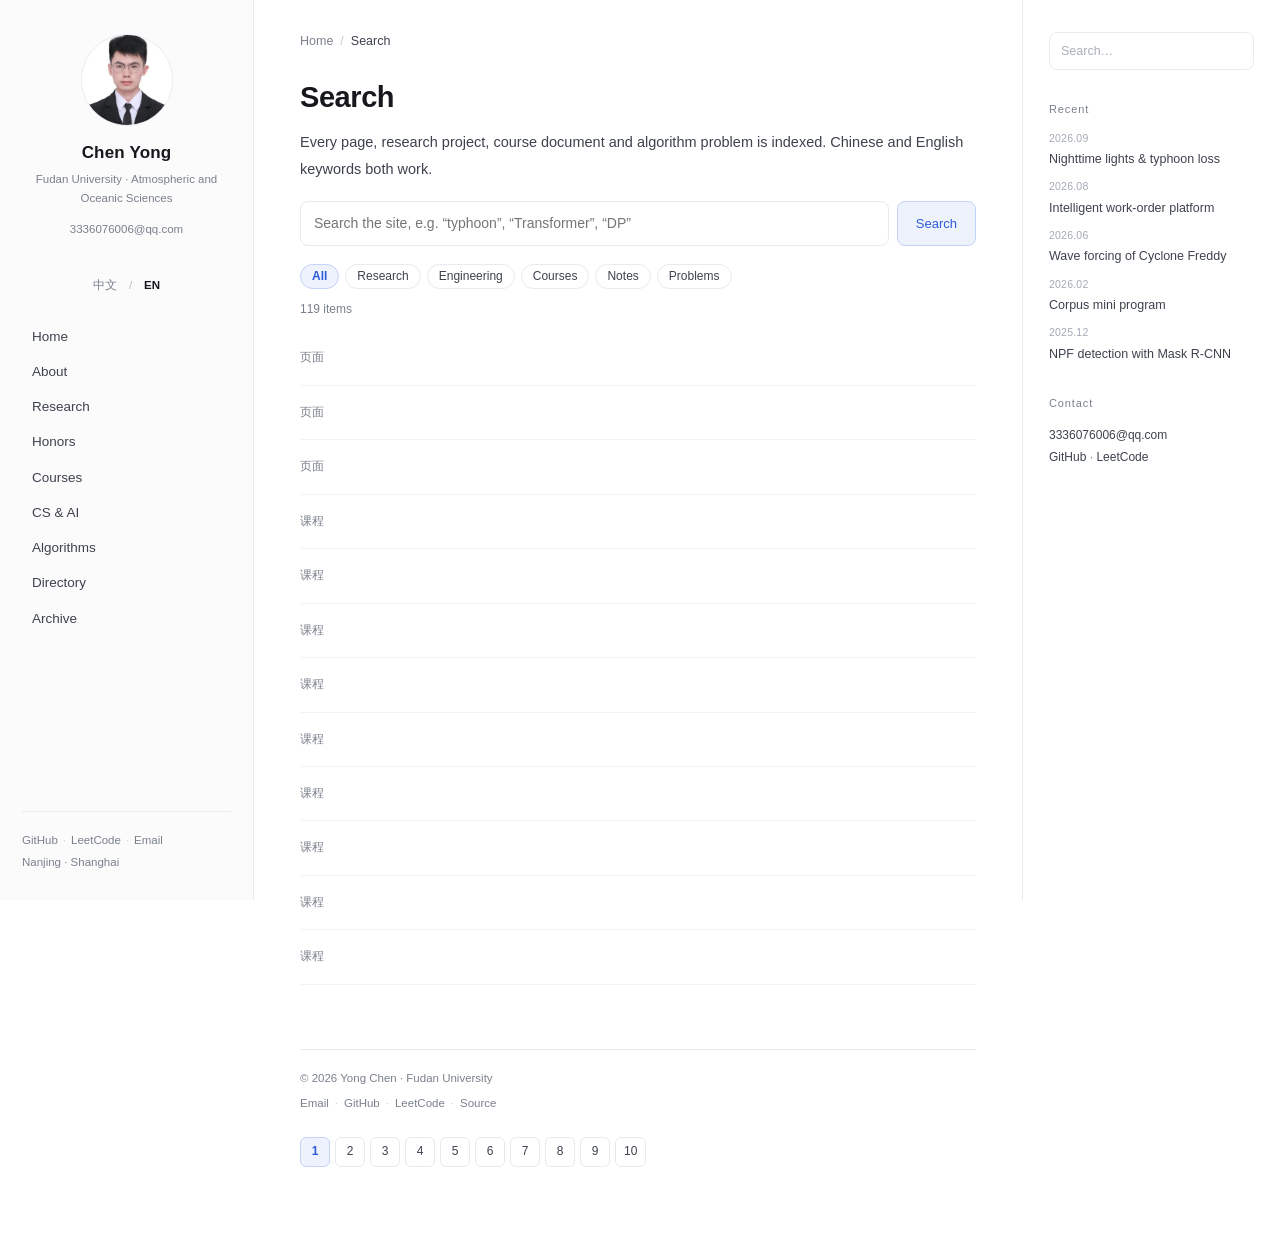
<file: search.html>
<!DOCTYPE html>
<html lang="zh-CN" data-lang="zh">
<head>
<meta charset="utf-8">
<meta name="viewport" content="width=device-width, initial-scale=1">
<title>搜索 | 陈勇 | 陈勇</title>
<meta name="description" content="陈勇个人网站的站内搜索：检索页面、科研项目、课程文档与算法题。">
<link rel="canonical" href="https://CY18270852013.github.io/search.html">
<link rel="stylesheet" href="assets/css/style.css">
</head>
<body data-title-zh="搜索 | 陈勇" data-title-en="Search | Yong Chen">
<div class="shell">

<aside class="sidebar">
  <a class="side-top" href="index.html">
    <img class="avatar" src="assets/img/avatar.jpg" alt="陈勇">
    <div class="side-id">
      <div class="side-name"><span class="lang-zh">陈勇</span><span class="lang-en">Chen Yong</span></div>
      <div class="side-role"><span class="lang-zh">复旦大学 · 大气与海洋科学系</span><span class="lang-en">Fudan University · Atmospheric and Oceanic Sciences</span></div>
      <div class="side-mail">3336076006@qq.com</div>
    </div>
  </a>
  <div class="side-tools">
    <button class="lang-toggle" type="button" data-lang="zh" aria-pressed="true">中文</button>
    <span>/</span>
    <button class="lang-toggle" type="button" data-lang="en" aria-pressed="false">EN</button>
  </div>
  <nav class="sidenav"><a href="index.html"><span class="lang-zh">首页</span><span class="lang-en">Home</span></a><a href="about.html"><span class="lang-zh">自我介绍</span><span class="lang-en">About</span></a><a href="research.html"><span class="lang-zh">科研与项目</span><span class="lang-en">Research</span></a><a href="honors.html"><span class="lang-zh">荣誉与竞赛</span><span class="lang-en">Honors</span></a><a href="courses.html"><span class="lang-zh">课程体系</span><span class="lang-en">Courses</span></a><a href="csai.html"><span class="lang-zh">AI 与计算机</span><span class="lang-en">CS & AI</span></a><a href="leetcode.html"><span class="lang-zh">算法题解</span><span class="lang-en">Algorithms</span></a><a href="directory.html"><span class="lang-zh">目录</span><span class="lang-en">Directory</span></a><a href="archive.html"><span class="lang-zh">归档</span><span class="lang-en">Archive</span></a></nav>
  <div class="side-foot">
    <a href="https://github.com/CY18270852013">GitHub</a><span class="sep">·</span><a href="https://leetcode.cn/u/cy20031127/">LeetCode</a><span class="sep">·</span><a href="mailto:3336076006@qq.com">Email</a>
    <br><span class="lang-zh">南京 · 上海</span><span class="lang-en">Nanjing · Shanghai</span>
  </div>
</aside>
<main class="main">
  <div class="content">
<nav class="crumb"><a href="index.html"><span class="lang-zh">首页</span><span class="lang-en">Home</span></a><span class="sep">/</span><span class="here"><span class="lang-zh">搜索</span><span class="lang-en">Search</span></span></nav>
<h1><span class="lang-zh">搜索</span><span class="lang-en">Search</span></h1>
<p class="lede"><span class="lang-zh">站内所有页面、研究项目、课程文档与算法题均已被索引，支持中文与英文关键词。</span><span class="lang-en">Every page, research project, course document and algorithm problem is indexed. Chinese and English keywords both work.</span></p>
<form class="search-big" action="search.html" method="get" role="search">
<input type="search" name="q" id="q" placeholder="输入关键词，例如“台风”“Transformer”“动态规划”" data-ph-zh="输入关键词，例如“台风”“Transformer”“动态规划”" data-ph-en="Search the site, e.g. “typhoon”, “Transformer”, “DP”" aria-label="搜索">
<button type="submit"><span class="lang-zh">搜索</span><span class="lang-en">Search</span></button>
</form>
<div class="filters" id="searchTypes">
<button class="chip" type="button" data-type="all" aria-pressed="true"><span class="lang-zh">全部</span><span class="lang-en">All</span></button>
<button class="chip" type="button" data-type="research" aria-pressed="false"><span class="lang-zh">科研</span><span class="lang-en">Research</span></button>
<button class="chip" type="button" data-type="engineering" aria-pressed="false"><span class="lang-zh">工程</span><span class="lang-en">Engineering</span></button>
<button class="chip" type="button" data-type="course" aria-pressed="false"><span class="lang-zh">课程</span><span class="lang-en">Courses</span></button>
<button class="chip" type="button" data-type="csai" aria-pressed="false"><span class="lang-zh">学习</span><span class="lang-en">Notes</span></button>
<button class="chip" type="button" data-type="algo" aria-pressed="false"><span class="lang-zh">算法题</span><span class="lang-en">Problems</span></button>
</div>
<p class="small-note" id="searchTotal"></p>
<div id="searchResults"></div>
<p class="small-note" id="searchStatus"></p>
    <footer class="foot">
      <p>© 2026 <span class="lang-zh">陈勇 · 复旦大学大气与海洋科学系</span><span class="lang-en">Yong Chen · Fudan University</span></p>
      <p><a href="mailto:3336076006@qq.com">Email</a><span class="sep">·</span><a href="https://github.com/CY18270852013">GitHub</a><span class="sep">·</span><a href="https://leetcode.cn/u/cy20031127/">LeetCode</a><span class="sep">·</span><a href="https://github.com/CY18270852013/CY18270852013.github.io"><span class="lang-zh">本站源码</span><span class="lang-en">Source</span></a></p>
    </footer>
  </div>
</main>

<aside class="rail">
  <form class="search" action="search.html" method="get" role="search">
    <input type="search" name="q" placeholder="搜索…" data-ph-zh="搜索…" data-ph-en="Search…" aria-label="站内搜索">
  </form>
  <div class="rail-block">
    <div class="rail-title"><span class="lang-zh">最近更新</span><span class="lang-en">Recent</span></div>
    <ul class="recent"><li><span class="rdate">2026.09</span><a href="research.html#led"><span class="lang-zh">夜间灯光遥感与台风经济损失评估</span><span class="lang-en">Nighttime lights & typhoon loss</span></a></li><li><span class="rdate">2026.08</span><a href="research.html#workorder"><span class="lang-zh">智能工单处置分析平台</span><span class="lang-en">Intelligent work-order platform</span></a></li><li><span class="rdate">2026.06</span><a href="research.html#freddy"><span class="lang-zh">热带气旋 Freddy 的波动作用</span><span class="lang-en">Wave forcing of Cyclone Freddy</span></a></li><li><span class="rdate">2026.02</span><a href="research.html#corpus"><span class="lang-zh">“知道 Corpus” 小程序</span><span class="lang-en">Corpus mini program</span></a></li><li><span class="rdate">2025.12</span><a href="research.html#masknpf"><span class="lang-zh">机器学习识别大气新粒子生成</span><span class="lang-en">NPF detection with Mask R-CNN</span></a></li></ul>
  </div>
  <div class="rail-block">
    <div class="rail-title"><span class="lang-zh">联系</span><span class="lang-en">Contact</span></div>
    <p class="rail-text"><a href="mailto:3336076006@qq.com">3336076006@qq.com</a></p>
    <p class="rail-text"><a href="https://github.com/CY18270852013">GitHub</a> · <a href="https://leetcode.cn/u/cy20031127/">LeetCode</a></p>
  </div>
</aside>
</div>
<script src="assets/js/site.js"></script>
</body>
</html>
</file>
<file: assets/css/style.css>
/* ---------- base ---------- */
:root {
  --fg: #16181d;
  --fg2: #3d424d;
  --muted: #7a808c;
  --line: #e8eaee;
  --line-soft: #f2f3f6;
  --accent: #2b5cd9;
  --accent-weak: #eef2fc;
  --side: #fbfbfc;
  --radius: 10px;
  --sans: -apple-system, BlinkMacSystemFont, "Segoe UI", "PingFang SC",
    "Hiragino Sans GB", "Microsoft YaHei", "Noto Sans CJK SC", sans-serif;
}

* { box-sizing: border-box; }

html { -webkit-text-size-adjust: 100%; }

body {
  margin: 0;
  background: #fff;
  color: var(--fg);
  font: 15px/1.78 var(--sans);
  -webkit-font-smoothing: antialiased;
  text-rendering: optimizeLegibility;
}

a { color: var(--accent); text-decoration: none; }
a:hover { text-decoration: underline; text-underline-offset: 2px; }
a:focus-visible { outline: 2px solid var(--accent-weak); outline-offset: 2px; border-radius: 3px; }

p { margin: 0 0 0.9em; }
ul, ol { margin: 0 0 0.9em; padding-left: 1.15em; }
li { margin: 0.28em 0; }
img { max-width: 100%; height: auto; }
strong { font-weight: 600; }
em { font-style: normal; color: var(--fg); border-bottom: 1px solid #cfd6e6; }

/* ---------- bilingual ---------- */
html[data-lang="zh"] .lang-en { display: none !important; }
html[data-lang="en"] .lang-zh { display: none !important; }
html[data-lang="en"] .lang-en { display: inline; }

/* ---------- shell ---------- */
.shell {
  display: grid;
  grid-template-columns: 254px minmax(0, 1fr) 258px;
  width: 100%;
  min-height: 100vh;
  align-items: start;
}

.sidebar {
  position: sticky;
  top: 0;
  height: 100vh;
  overflow-y: auto;
  padding: 34px 22px 26px;
  background: var(--side);
  border-right: 1px solid var(--line);
  display: flex;
  flex-direction: column;
  gap: 22px;
}

.side-top { display: block; color: inherit; }
.side-top:hover { text-decoration: none; }

.avatar {
  width: 92px;
  height: 92px;
  border-radius: 50%;
  object-fit: cover;
  display: block;
  margin: 0 auto 14px;
  border: 1px solid var(--line);
  background: #f2f3f6;
}

.side-name {
  text-align: center;
  font-size: 17px;
  font-weight: 650;
  letter-spacing: 0.01em;
  line-height: 1.5;
}

.side-role {
  margin-top: 4px;
  text-align: center;
  font-size: 11.5px;
  line-height: 1.7;
  color: var(--muted);
}

.side-mail {
  display: block;
  margin-top: 10px;
  text-align: center;
  font-size: 11.5px;
  color: var(--muted);
  word-break: break-all;
}
.side-mail:hover { color: var(--accent); }

.side-tools {
  display: flex;
  justify-content: center;
  align-items: center;
  gap: 8px;
  margin-top: 12px;
  font-size: 11.5px;
  color: #b6bbc5;
}

.lang-toggle {
  appearance: none;
  border: 0;
  background: none;
  padding: 2px 4px;
  font: inherit;
  font-size: 11.5px;
  color: var(--muted);
  cursor: pointer;
  border-radius: 3px;
}
.lang-toggle:hover { color: var(--fg); }
.lang-toggle[aria-pressed="true"] { color: var(--fg); font-weight: 650; }

.sidenav { display: flex; flex-direction: column; gap: 1px; }

.sidenav a {
  display: flex;
  align-items: center;
  justify-content: space-between;
  padding: 7px 10px;
  border-radius: 6px;
  color: var(--fg2);
  font-size: 13.5px;
  line-height: 1.5;
}

.sidenav a:hover { background: #f1f3f7; color: var(--fg); text-decoration: none; }
.sidenav a[aria-current="page"] {
  background: #eceff5;
  color: var(--fg);
  font-weight: 650;
}
.sidenav .nav-en { color: #a0a6b1; font-size: 10.5px; letter-spacing: 0.02em; }

.side-foot {
  margin-top: auto;
  padding-top: 18px;
  border-top: 1px solid var(--line);
  font-size: 11.5px;
  line-height: 1.9;
  color: var(--muted);
}
.side-foot a { color: var(--muted); }
.side-foot a:hover { color: var(--accent); }
.side-foot .sep { color: #c9cdd6; margin: 0 5px; }

/* ---------- main ---------- */
.main {
  min-width: 0;
  padding: 30px 46px 84px;
}

.content { max-width: 880px; margin: 0 auto; }

.crumb {
  font-size: 12.5px;
  color: var(--muted);
  margin-bottom: 26px;
}
.crumb a { color: var(--muted); }
.crumb a:hover { color: var(--accent); }
.crumb .sep { margin: 0 7px; color: #c4c9d2; }
.crumb .here { color: var(--fg2); }

h1 {
  font-size: 29px;
  line-height: 1.35;
  font-weight: 700;
  letter-spacing: -0.015em;
  margin: 0 0 12px;
}

.lede {
  font-size: 14.5px;
  color: var(--fg2);
  line-height: 1.85;
  margin-bottom: 6px;
}

.page-meta {
  font-size: 12.5px;
  color: var(--muted);
  margin: 12px 0 0;
}
.page-meta .sep { margin: 0 6px; color: #c9cdd6; }

h2 {
  font-size: 20px;
  line-height: 1.5;
  font-weight: 650;
  letter-spacing: -0.005em;
  margin: 46px 0 16px;
  padding-bottom: 9px;
  border-bottom: 1px solid var(--line);
}

h2:first-of-type { margin-top: 38px; }

h3 {
  font-size: 15.5px;
  font-weight: 650;
  line-height: 1.6;
  margin: 26px 0 8px;
}

.note {
  font-size: 13px;
  color: var(--muted);
  line-height: 1.8;
}

/* ---------- hero ---------- */
.hero { padding-top: 4px; }

.hero h1 { margin-bottom: 10px; }

.hero-sub {
  font-size: 13px;
  color: var(--muted);
  margin: 0 0 18px;
}

/* ---------- pillars ---------- */
.pillars {
  display: grid;
  grid-template-columns: repeat(4, 1fr);
  gap: 16px;
  margin: 34px 0 10px;
}

.pillar {
  aspect-ratio: 1 / 1;
  border: 1px solid #dde2ec;
  border-radius: 50%;
  display: flex;
  flex-direction: column;
  align-items: center;
  justify-content: center;
  text-align: center;
  padding: 16px 12px;
  transition: border-color 0.18s ease, transform 0.18s ease;
}

.pillar:hover { transform: translateY(-2px); }
.pillar .p-title { font-size: 13.5px; font-weight: 650; line-height: 1.5; letter-spacing: 0.01em; }
.pillar .p-desc { margin-top: 7px; font-size: 10.5px; line-height: 1.7; color: var(--muted); }

.pillar--a { border-color: #c6d6f6; background: #f7faff; }
.pillar--a .p-title { color: #2b5cd9; }
.pillar--b { border-color: #d3cdf4; background: #faf9ff; }
.pillar--b .p-title { color: #6b4fd8; }
.pillar--c { border-color: #bfe2dc; background: #f7fcfb; }
.pillar--c .p-title { color: #0e8477; }
.pillar--d { border-color: #ecdcc2; background: #fdfbf7; }
.pillar--d .p-title { color: #a4700f; }

/* ---------- cards ---------- */
.cards { display: flex; flex-direction: column; gap: 12px; }

.card {
  display: block;
  color: inherit;
  border: 1px solid var(--line);
  border-radius: var(--radius);
  padding: 17px 20px 16px;
  transition: border-color 0.18s ease, background 0.18s ease;
}

.card:hover { border-color: #cdd4e2; background: #fcfdff; text-decoration: none; }

.card-meta {
  display: flex;
  flex-wrap: wrap;
  gap: 8px;
  font-size: 11.5px;
  color: var(--muted);
  letter-spacing: 0.01em;
  margin-bottom: 6px;
}
.card-meta .sep { color: #c9cdd6; }

.card-title {
  font-size: 16px;
  font-weight: 650;
  line-height: 1.55;
  margin-bottom: 5px;
}

.card-desc { font-size: 13px; color: #5a6070; line-height: 1.75; margin: 0; }

/* ---------- entry list ---------- */
.entries { display: flex; flex-direction: column; }

.entry {
  display: grid;
  grid-template-columns: 132px minmax(0, 1fr);
  gap: 18px;
  padding: 16px 0;
  border-bottom: 1px solid var(--line-soft);
}
.entry:last-child { border-bottom: 0; padding-bottom: 4px; }

.entry .when { font-size: 12px; color: var(--muted); line-height: 1.9; }

.entry .body > :first-child { margin-top: 0; }
.entry .title { font-size: 15px; font-weight: 650; line-height: 1.6; margin: 0 0 4px; }
.entry .title .role { font-size: 12px; font-weight: 400; color: var(--muted); margin-left: 6px; }
.entry .desc { font-size: 13.5px; color: #4b5160; line-height: 1.8; margin: 0 0 0.5em; }
.entry .desc:last-child { margin-bottom: 0; }

/* ---------- pills / tags ---------- */
.pill, .tag {
  display: inline-block;
  font-size: 10.5px;
  line-height: 1.7;
  color: #5f6673;
  background: #f8f9fc;
  border: 1px solid #e4e7ef;
  border-radius: 999px;
  padding: 0 7px;
  vertical-align: 1px;
}

.tags { display: flex; flex-wrap: wrap; gap: 6px; list-style: none; padding: 0; margin: 10px 0 0; }
.tags li { margin: 0; }
.tags .tag { font-size: 10.5px; }

/* ---------- plain list ---------- */
ul.plain { list-style: none; padding: 0; margin: 0; }
ul.plain li {
  position: relative;
  padding-left: 13px;
  font-size: 13.5px;
  line-height: 1.85;
  color: #4b5160;
}
ul.plain li::before {
  content: "";
  position: absolute;
  left: 0;
  top: 0.82em;
  width: 3px;
  height: 3px;
  border-radius: 50%;
  background: #c2c8d4;
}

/* ---------- table ---------- */
.tablewrap { overflow-x: auto; margin: 6px 0 4px; }

table.catalog {
  width: 100%;
  border-collapse: collapse;
  font-size: 13px;
  line-height: 1.7;
}

table.catalog th {
  text-align: left;
  font-weight: 600;
  font-size: 11.5px;
  color: var(--muted);
  letter-spacing: 0.03em;
  padding: 7px 10px;
  border-bottom: 1px solid var(--line);
  white-space: nowrap;
}

table.catalog td {
  padding: 8px 10px;
  border-bottom: 1px solid var(--line-soft);
  vertical-align: top;
}

table.catalog tbody tr:hover { background: #fbfcfe; }
table.catalog td.name { color: var(--fg); width: 42%; }
table.catalog td.dl { text-align: right; white-space: nowrap; font-size: 12px; color: var(--muted); }
table.catalog td.dl a { font-size: 11.5px; }
table.catalog td.dl .dot { color: #c9cdd6; margin: 0 5px; }

/* ---------- facts ---------- */
.facts { display: grid; grid-template-columns: 108px minmax(0, 1fr); gap: 0; margin: 4px 0 0; }
.facts dt {
  font-size: 12px;
  color: var(--muted);
  padding: 9px 0;
  border-bottom: 1px solid var(--line-soft);
  margin: 0;
}
.facts dd {
  font-size: 13.5px;
  color: #454b58;
  margin: 0;
  padding: 9px 0;
  border-bottom: 1px solid var(--line-soft);
  line-height: 1.75;
}
.facts dt:last-of-type, .facts dd:last-of-type { border-bottom: 0; }

/* ---------- details / directory ---------- */
.topic {
  border: 1px solid var(--line);
  border-radius: var(--radius);
  margin-bottom: 9px;
  background: #fff;
  overflow: hidden;
}

.topic > summary {
  cursor: pointer;
  list-style: none;
  display: flex;
  align-items: center;
  gap: 10px;
  padding: 12px 16px;
  font-size: 13.5px;
  font-weight: 600;
  color: var(--fg);
}
.topic > summary::-webkit-details-marker { display: none; }
.topic > summary::after {
  content: "+";
  margin-left: auto;
  color: #a6acb8;
  font-weight: 400;
  font-size: 15px;
}
.topic[open] > summary::after { content: "\2212"; }
.topic > summary:hover { background: #fbfcfe; }
.topic > summary .count { font-size: 11.5px; font-weight: 400; color: var(--muted); }

.topic-body { padding: 2px 16px 12px; border-top: 1px solid var(--line-soft); }

.dir-row {
  display: flex;
  align-items: baseline;
  gap: 10px;
  padding: 7px 0;
  border-bottom: 1px solid var(--line-soft);
  font-size: 13px;
}
.dir-row:last-child { border-bottom: 0; }
.dir-row a { color: var(--fg2); }
.dir-row a:hover { color: var(--accent); }
.dir-row .cnt { margin-left: auto; color: var(--muted); font-size: 11.5px; }

.group-title {
  font-size: 11.5px;
  letter-spacing: 0.06em;
  color: var(--muted);
  margin: 26px 0 8px;
}

/* ---------- archive ---------- */
.year-block { margin-bottom: 8px; }
.year {
  font-size: 19px;
  font-weight: 650;
  margin: 34px 0 10px;
  color: var(--fg);
}
.arch { list-style: none; padding: 0; margin: 0; }
.arch li {
  display: grid;
  grid-template-columns: 84px minmax(0, 1fr);
  gap: 12px;
  padding: 5px 0;
  font-size: 13.5px;
  border-bottom: 1px solid var(--line-soft);
}
.arch li:last-child { border-bottom: 0; }
.arch .adate { font-size: 11.5px; color: var(--muted); line-height: 1.9; }
.arch a { color: var(--fg2); }
.arch a:hover { color: var(--accent); }

/* ---------- filters & pager ---------- */
.filters { display: flex; flex-wrap: wrap; gap: 6px; margin: 18px 0 10px; }

.chip {
  appearance: none;
  font: inherit;
  font-size: 12px;
  line-height: 1.6;
  padding: 2px 11px;
  border: 1px solid var(--line);
  border-radius: 999px;
  background: #fff;
  color: var(--fg2);
  cursor: pointer;
}
.chip:hover { border-color: #c8d0e0; }
.chip[aria-pressed="true"] { background: var(--accent-weak); border-color: #c3d3f7; color: var(--accent); font-weight: 600; }

.pager { display: flex; align-items: center; gap: 5px; margin: 22px 0 0; flex-wrap: wrap; }
.pager button {
  appearance: none;
  font: inherit;
  font-size: 12px;
  min-width: 30px;
  height: 30px;
  padding: 0 8px;
  border: 1px solid var(--line);
  border-radius: 6px;
  background: #fff;
  color: var(--fg2);
  cursor: pointer;
}
.pager button:hover:not(:disabled) { border-color: #c8d0e0; }
.pager button[aria-current="true"] { background: var(--accent-weak); border-color: #c3d3f7; color: var(--accent); font-weight: 650; }
.pager button:disabled { opacity: 0.45; cursor: default; }
.pager .pinfo { margin-left: 8px; font-size: 11.5px; color: var(--muted); }

/* ---------- rail ---------- */
.rail {
  position: sticky;
  top: 0;
  height: 100vh;
  overflow-y: auto;
  padding: 32px 26px 40px;
  border-left: 1px solid var(--line);
}

.search { margin: 0 0 30px; }
.search input {
  width: 100%;
  font: inherit;
  font-size: 12.5px;
  padding: 7px 11px;
  color: var(--fg);
  background: #fff;
  border: 1px solid var(--line);
  border-radius: 8px;
  outline: none;
  transition: border-color 0.16s ease;
}
.search input::placeholder { color: #a9afba; }
.search input:focus { border-color: #b9c8ea; }

.rail-title {
  font-size: 11px;
  letter-spacing: 0.08em;
  color: var(--muted);
  margin: 0 0 10px;
}

.rail-block { margin-bottom: 30px; }

.recent { list-style: none; padding: 0; margin: 0; }
.recent li { margin: 0 0 9px; line-height: 1.55; }
.recent .rdate { display: block; font-size: 10.5px; color: #a3a9b4; letter-spacing: 0.02em; }
.recent a { font-size: 12.5px; color: var(--fg2); }
.recent a:hover { color: var(--accent); }

.rail-text { font-size: 12px; color: var(--muted); line-height: 1.9; margin: 0; }
.rail-text a { color: var(--fg2); }
.rail-text a:hover { color: var(--accent); }

/* ---------- footer ---------- */
.foot {
  margin-top: 64px;
  padding-top: 18px;
  border-top: 1px solid var(--line);
  font-size: 11.5px;
  color: var(--muted);
  line-height: 1.9;
}
.foot p { margin: 0 0 3px; }
.foot a { color: var(--muted); }
.foot a:hover { color: var(--accent); }
.foot .sep { margin: 0 6px; color: #c9cdd6; }

/* ---------- search page ---------- */
.search-big { display: flex; gap: 8px; margin: 18px 0 8px; }
.search-big input {
  flex: 1;
  font: inherit;
  font-size: 14px;
  padding: 9px 13px;
  border: 1px solid var(--line);
  border-radius: 8px;
  outline: none;
}
.search-big input:focus { border-color: #b9c8ea; }
.search-big button {
  font: inherit;
  font-size: 13px;
  padding: 0 18px;
  border: 1px solid #c3d3f7;
  background: var(--accent-weak);
  color: var(--accent);
  border-radius: 8px;
  cursor: pointer;
}

.result { padding: 13px 0; border-bottom: 1px solid var(--line-soft); }
.result .rtitle { font-size: 14.5px; font-weight: 600; }
.result .rmeta { font-size: 11.5px; color: var(--muted); margin-top: 3px; }
.result .rdesc { font-size: 12.5px; color: #5a6070; margin-top: 4px; }

/* ---------- misc ---------- */
.hr { border: 0; border-top: 1px solid var(--line); margin: 34px 0; }

.small-note { font-size: 12px; color: var(--muted); }

.two-col { display: grid; grid-template-columns: 1fr 1fr; gap: 6px 34px; }

/* ---------- responsive ---------- */
@media (max-width: 1180px) {
  .shell { grid-template-columns: 240px minmax(0, 1fr); }
  .rail { display: none; }
  .main { padding: 28px 36px 72px; }
}

@media (max-width: 820px) {
  .shell { display: block; }
  .sidebar {
    position: static;
    height: auto;
    padding: 16px 18px 12px;
    border-right: 0;
    border-bottom: 1px solid var(--line);
    gap: 12px;
  }
  .side-top { display: flex; align-items: center; gap: 13px; }
  .avatar { width: 54px; height: 54px; margin: 0; }
  .side-name { text-align: left; font-size: 15.5px; }
  .side-role, .side-mail { text-align: left; margin-top: 2px; }
  .side-tools { justify-content: flex-start; margin-top: 6px; }
  .sidenav { flex-direction: row; flex-wrap: wrap; gap: 2px; }
  .sidenav a { padding: 5px 9px; font-size: 12.5px; }
  .sidenav .nav-en { display: none; }
  .side-foot { display: none; }
  .main { padding: 22px 18px 60px; }
  h1 { font-size: 24px; }
  .pillars { grid-template-columns: repeat(2, 1fr); gap: 12px; }
  .entry { grid-template-columns: 1fr; gap: 3px; }
  .entry .when { font-size: 11.5px; }
  .two-col { grid-template-columns: 1fr; }
  .facts { grid-template-columns: 84px minmax(0, 1fr); }
}

@media print {
  .sidebar, .rail, .pager, .filters, .search, .search-big, .foot { display: none; }
  .shell { display: block; }
  .main { padding: 0; }
  .content { max-width: none; }
  a { color: inherit; }
}
</file>
